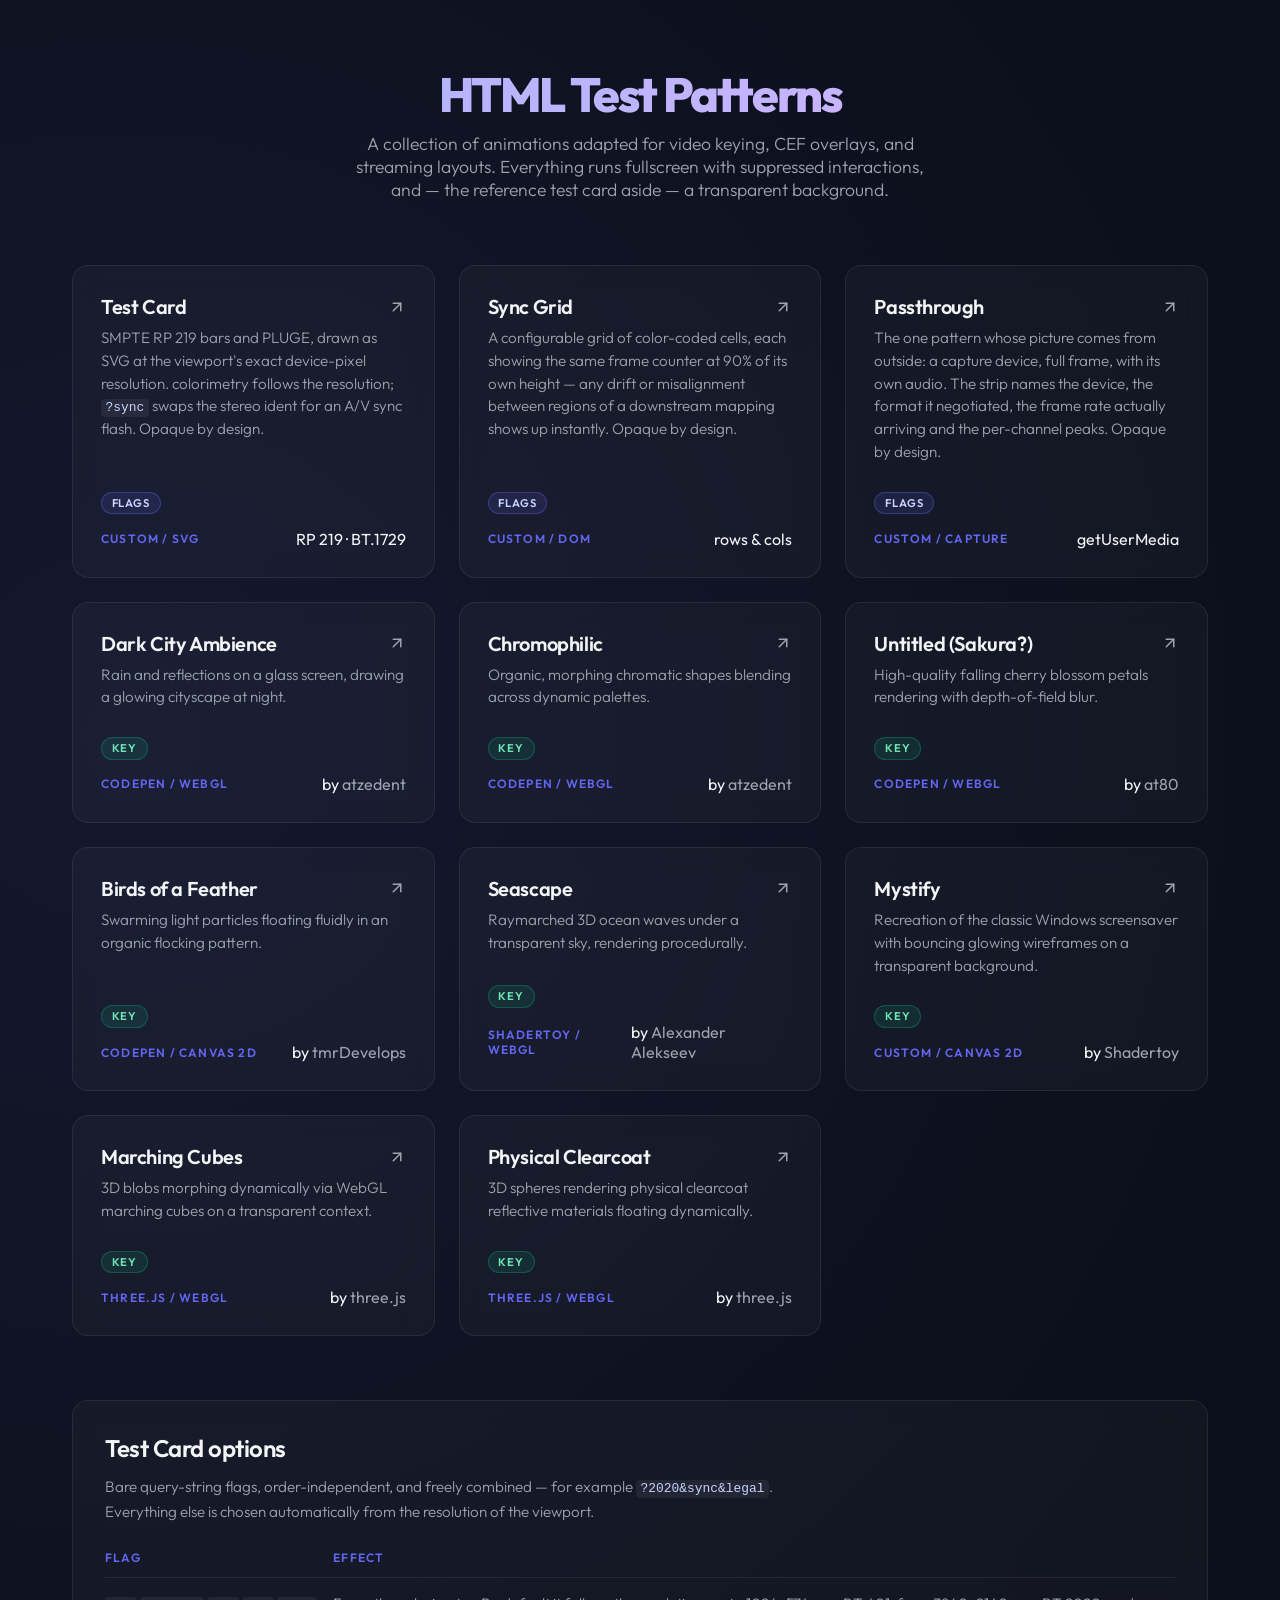
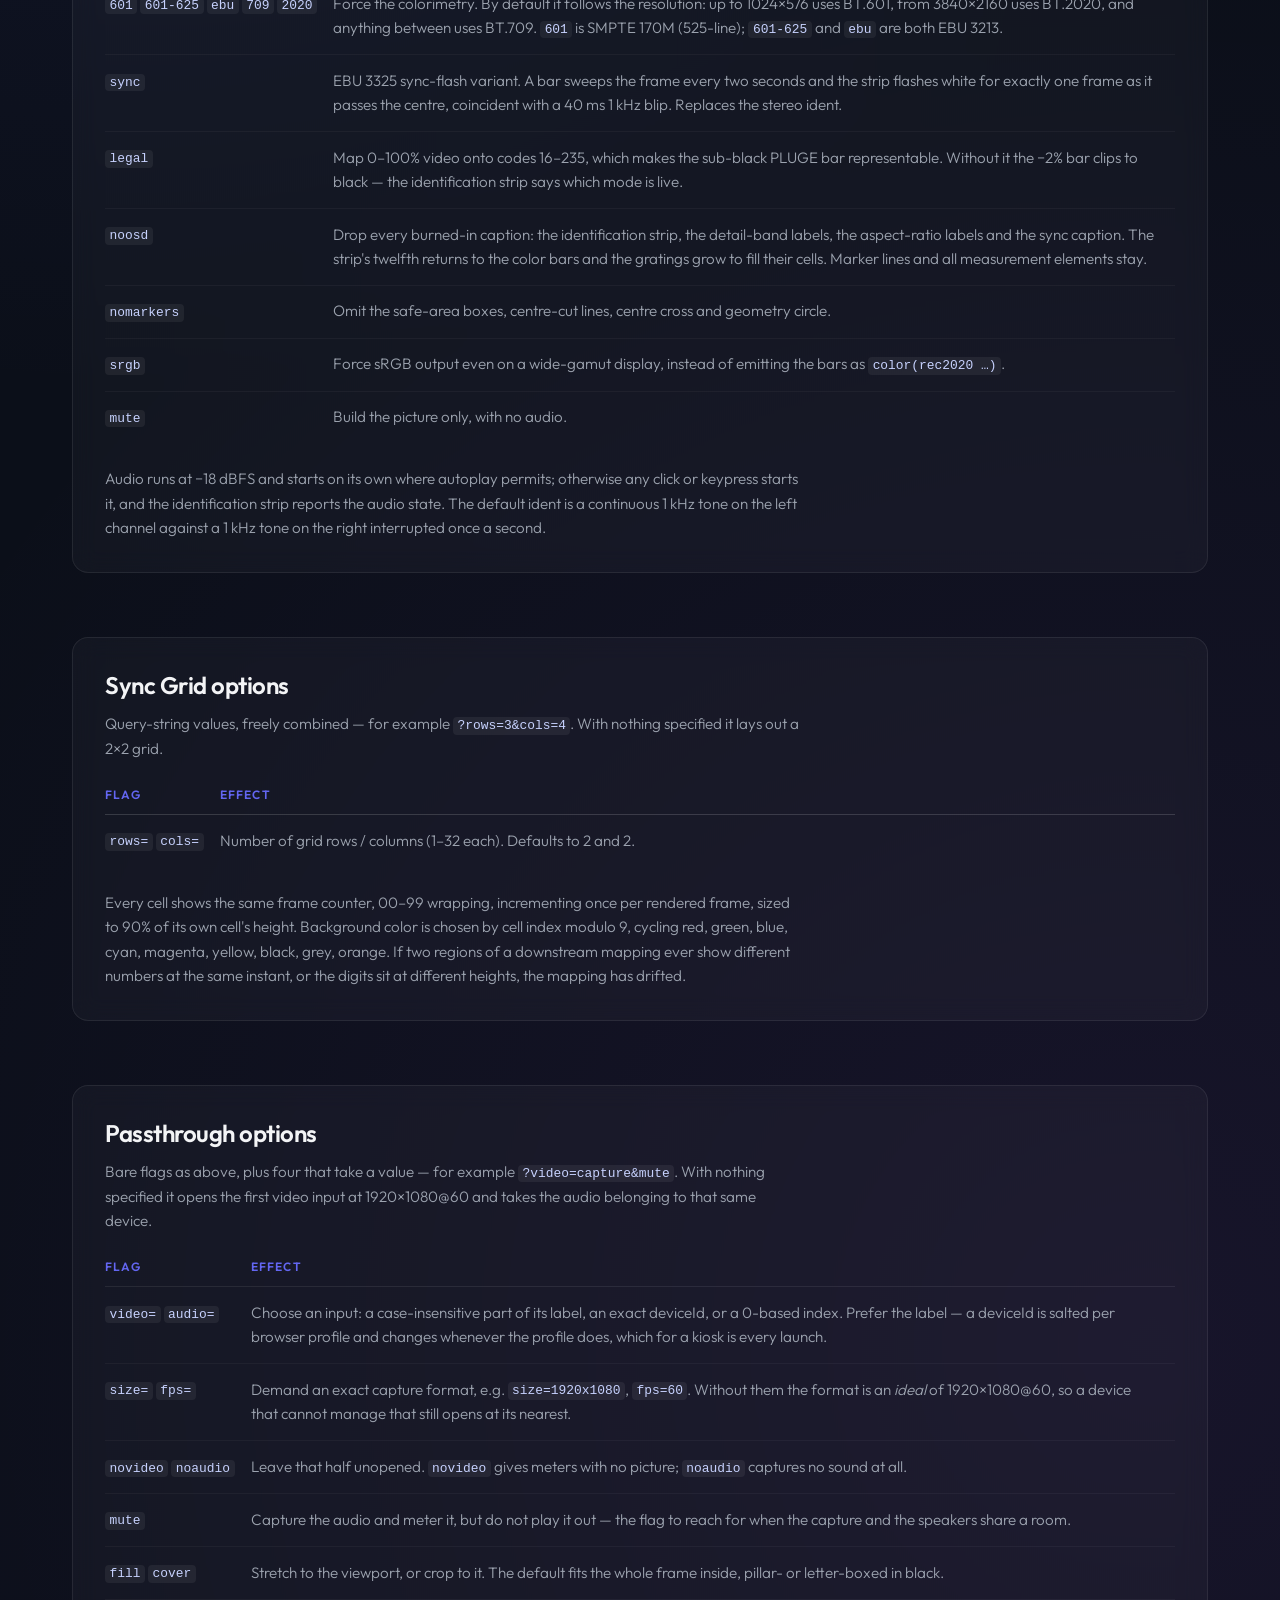
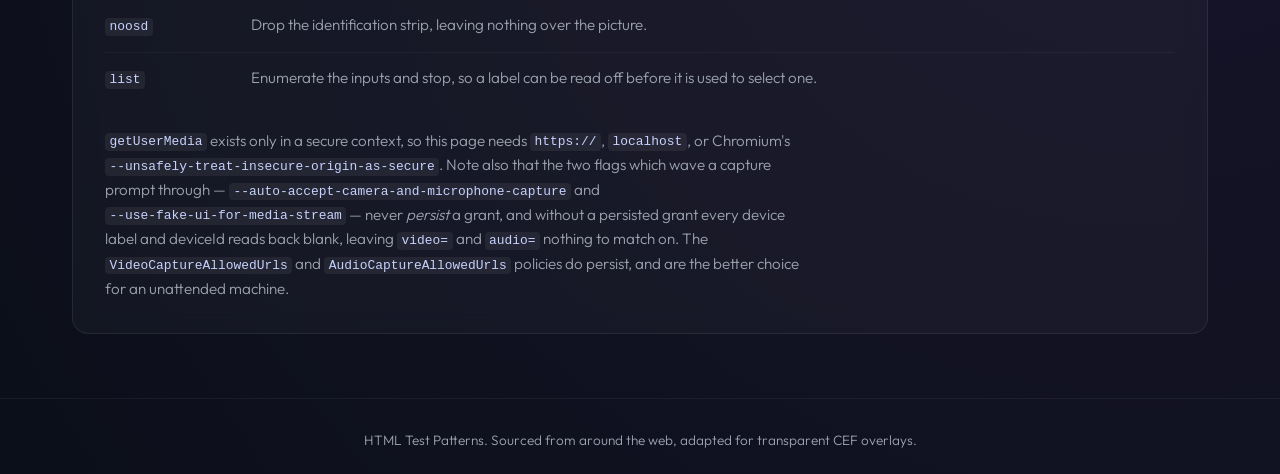
<file: index.html>
<!DOCTYPE html>
<html lang="en">
<head>
    <meta charset="UTF-8">
    <meta name="viewport" content="width=device-width, initial-scale=1.0">
    <title>HTML Test Patterns Portal</title>
    <meta name="description" content="A collection of adapted HTML test patterns for CEF overlays, OBS browser sources, and video keying testing.">
    <link rel="stylesheet" href="index.css">
</head>
<body>
    <header>
        <h1>HTML Test Patterns</h1>
        <p>A collection of animations adapted for video keying, CEF overlays, and streaming layouts. Everything runs fullscreen with suppressed interactions, and — the reference test card aside — a transparent background.</p>
    </header>

    <main>
        <div class="patterns-grid">
            <div class="card">
                <a href="test-card/index.html" class="card-link">
                    <div class="card-title">
                        Test Card
                        <svg viewBox="0 0 24 24" fill="none" stroke="currentColor" stroke-width="2" stroke-linecap="round" stroke-linejoin="round"><line x1="7" y1="17" x2="17" y2="7"></line><polyline points="7 7 17 7 17 17"></polyline></svg>
                    </div>
                    <p class="card-desc">SMPTE RP 219 bars and PLUGE, drawn as SVG at the viewport's exact device-pixel resolution. colorimetry follows the resolution; <code>?sync</code> swaps the stereo ident for an A/V sync flash. Opaque by design.</p>
                </a>
                <ul class="chips">
                    <li class="chip chip-flags" title="Behavior is configurable with query-string flags">flags</li>
                </ul>
                <div class="card-meta">
                    <span class="card-tag">Custom / SVG</span>
                    <span class="card-author">RP 219 · BT.1729</span>
                </div>
            </div>

            <div class="card">
                <a href="sync-grid/index.html" class="card-link">
                    <div class="card-title">
                        Sync Grid
                        <svg viewBox="0 0 24 24" fill="none" stroke="currentColor" stroke-width="2" stroke-linecap="round" stroke-linejoin="round"><line x1="7" y1="17" x2="17" y2="7"></line><polyline points="7 7 17 7 17 17"></polyline></svg>
                    </div>
                    <p class="card-desc">A configurable grid of color-coded cells, each showing the same frame counter at 90% of its own height &mdash; any drift or misalignment between regions of a downstream mapping shows up instantly. Opaque by design.</p>
                </a>
                <ul class="chips">
                    <li class="chip chip-flags" title="Behavior is configurable with query-string flags">flags</li>
                </ul>
                <div class="card-meta">
                    <span class="card-tag">Custom / DOM</span>
                    <span class="card-author">rows &amp; cols</span>
                </div>
            </div>

            <div class="card">
                <a href="passthrough/index.html" class="card-link">
                    <div class="card-title">
                        Passthrough
                        <svg viewBox="0 0 24 24" fill="none" stroke="currentColor" stroke-width="2" stroke-linecap="round" stroke-linejoin="round"><line x1="7" y1="17" x2="17" y2="7"></line><polyline points="7 7 17 7 17 17"></polyline></svg>
                    </div>
                    <p class="card-desc">The one pattern whose picture comes from outside: a capture device, full frame, with its own audio. The strip names the device, the format it negotiated, the frame rate actually arriving and the per-channel peaks. Opaque by design.</p>
                </a>
                <ul class="chips">
                    <li class="chip chip-flags" title="Behavior is configurable with query-string flags">flags</li>
                </ul>
                <div class="card-meta">
                    <span class="card-tag">Custom / Capture</span>
                    <span class="card-author">getUserMedia</span>
                </div>
            </div>

            <div class="card">
                <a href="dark-city-ambience/index.html" class="card-link">
                    <div class="card-title">
                        Dark City Ambience
                        <svg viewBox="0 0 24 24" fill="none" stroke="currentColor" stroke-width="2" stroke-linecap="round" stroke-linejoin="round"><line x1="7" y1="17" x2="17" y2="7"></line><polyline points="7 7 17 7 17 17"></polyline></svg>
                    </div>
                    <p class="card-desc">Rain and reflections on a glass screen, drawing a glowing cityscape at night.</p>
                </a>
                <ul class="chips">
                    <li class="chip chip-key" title="Transparent background — usable as a key source">key</li>
                </ul>
                <div class="card-meta">
                    <span class="card-tag">CodePen / WebGL</span>
                    <span class="card-author">by <a href="https://codepen.io/atzedent/pen/zxKmgpj" target="_blank" rel="noopener">atzedent</a></span>
                </div>
            </div>

            <div class="card">
                <a href="chromophilic/index.html" class="card-link">
                    <div class="card-title">
                        Chromophilic
                        <svg viewBox="0 0 24 24" fill="none" stroke="currentColor" stroke-width="2" stroke-linecap="round" stroke-linejoin="round"><line x1="7" y1="17" x2="17" y2="7"></line><polyline points="7 7 17 7 17 17"></polyline></svg>
                    </div>
                    <p class="card-desc">Organic, morphing chromatic shapes blending across dynamic palettes.</p>
                </a>
                <ul class="chips">
                    <li class="chip chip-key" title="Transparent background — usable as a key source">key</li>
                </ul>
                <div class="card-meta">
                    <span class="card-tag">CodePen / WebGL</span>
                    <span class="card-author">by <a href="https://codepen.io/atzedent/pen/bNgKVvN" target="_blank" rel="noopener">atzedent</a></span>
                </div>
            </div>

            <div class="card">
                <a href="sakura/index.html" class="card-link">
                    <div class="card-title">
                        Untitled (Sakura?)
                        <svg viewBox="0 0 24 24" fill="none" stroke="currentColor" stroke-width="2" stroke-linecap="round" stroke-linejoin="round"><line x1="7" y1="17" x2="17" y2="7"></line><polyline points="7 7 17 7 17 17"></polyline></svg>
                    </div>
                    <p class="card-desc">High-quality falling cherry blossom petals rendering with depth-of-field blur.</p>
                </a>
                <ul class="chips">
                    <li class="chip chip-key" title="Transparent background — usable as a key source">key</li>
                </ul>
                <div class="card-meta">
                    <span class="card-tag">CodePen / WebGL</span>
                    <span class="card-author">by <a href="https://codepen.io/at80/pen/kyOdeK" target="_blank" rel="noopener">at80</a></span>
                </div>
            </div>

            <div class="card">
                <a href="birds-of-a-feather/index.html" class="card-link">
                    <div class="card-title">
                        Birds of a Feather
                        <svg viewBox="0 0 24 24" fill="none" stroke="currentColor" stroke-width="2" stroke-linecap="round" stroke-linejoin="round"><line x1="7" y1="17" x2="17" y2="7"></line><polyline points="7 7 17 7 17 17"></polyline></svg>
                    </div>
                    <p class="card-desc">Swarming light particles floating fluidly in an organic flocking pattern.</p>
                </a>
                <ul class="chips">
                    <li class="chip chip-key" title="Transparent background — usable as a key source">key</li>
                </ul>
                <div class="card-meta">
                    <span class="card-tag">CodePen / Canvas 2D</span>
                    <span class="card-author">by <a href="https://codepen.io/tmrDevelops/pen/dMdNvy" target="_blank" rel="noopener">tmrDevelops</a></span>
                </div>
            </div>

            <div class="card">
                <a href="seascape/index.html" class="card-link">
                    <div class="card-title">
                        Seascape
                        <svg viewBox="0 0 24 24" fill="none" stroke="currentColor" stroke-width="2" stroke-linecap="round" stroke-linejoin="round"><line x1="7" y1="17" x2="17" y2="7"></line><polyline points="7 7 17 7 17 17"></polyline></svg>
                    </div>
                    <p class="card-desc">Raymarched 3D ocean waves under a transparent sky, rendering procedurally.</p>
                </a>
                <ul class="chips">
                    <li class="chip chip-key" title="Transparent background — usable as a key source">key</li>
                </ul>
                <div class="card-meta">
                    <span class="card-tag">Shadertoy / WebGL</span>
                    <span class="card-author">by <a href="https://www.shadertoy.com/view/Ms2SD1" target="_blank" rel="noopener">Alexander Alekseev</a></span>
                </div>
            </div>

            <div class="card">
                <a href="mystify/index.html" class="card-link">
                    <div class="card-title">
                        Mystify
                        <svg viewBox="0 0 24 24" fill="none" stroke="currentColor" stroke-width="2" stroke-linecap="round" stroke-linejoin="round"><line x1="7" y1="17" x2="17" y2="7"></line><polyline points="7 7 17 7 17 17"></polyline></svg>
                    </div>
                    <p class="card-desc">Recreation of the classic Windows screensaver with bouncing glowing wireframes on a transparent background.</p>
                </a>
                <ul class="chips">
                    <li class="chip chip-key" title="Transparent background — usable as a key source">key</li>
                </ul>
                <div class="card-meta">
                    <span class="card-tag">Custom / Canvas 2D</span>
                    <span class="card-author">by <a href="https://www.shadertoy.com/view/MsKcRh" target="_blank" rel="noopener">Shadertoy</a></span>
                </div>
            </div>

            <div class="card">
                <a href="marching-cubes/index.html" class="card-link">
                    <div class="card-title">
                        Marching Cubes
                        <svg viewBox="0 0 24 24" fill="none" stroke="currentColor" stroke-width="2" stroke-linecap="round" stroke-linejoin="round"><line x1="7" y1="17" x2="17" y2="7"></line><polyline points="7 7 17 7 17 17"></polyline></svg>
                    </div>
                    <p class="card-desc">3D blobs morphing dynamically via WebGL marching cubes on a transparent context.</p>
                </a>
                <ul class="chips">
                    <li class="chip chip-key" title="Transparent background — usable as a key source">key</li>
                </ul>
                <div class="card-meta">
                    <span class="card-tag">Three.js / WebGL</span>
                    <span class="card-author">by <a href="https://github.com/mrdoob/three.js/blob/master/examples/webgl_marchingcubes.html" target="_blank" rel="noopener">three.js</a></span>
                </div>
            </div>

            <div class="card">
                <a href="physical-clearcoat/index.html" class="card-link">
                    <div class="card-title">
                        Physical Clearcoat
                        <svg viewBox="0 0 24 24" fill="none" stroke="currentColor" stroke-width="2" stroke-linecap="round" stroke-linejoin="round"><line x1="7" y1="17" x2="17" y2="7"></line><polyline points="7 7 17 7 17 17"></polyline></svg>
                    </div>
                    <p class="card-desc">3D spheres rendering physical clearcoat reflective materials floating dynamically.</p>
                </a>
                <ul class="chips">
                    <li class="chip chip-key" title="Transparent background — usable as a key source">key</li>
                </ul>
                <div class="card-meta">
                    <span class="card-tag">Three.js / WebGL</span>
                    <span class="card-author">by <a href="https://github.com/mrdoob/three.js/blob/master/examples/webgl_materials_physical_clearcoat.html" target="_blank" rel="noopener">three.js</a></span>
                </div>
            </div>
        </div>

        <section class="docs">
            <h2>Test Card options</h2>
            <p class="docs-intro">
                Bare query-string flags, order-independent, and freely combined &mdash; for example
                <a href="test-card/index.html?2020&amp;sync&amp;legal"><code>?2020&amp;sync&amp;legal</code></a>.
                Everything else is chosen automatically from the resolution of the viewport.
            </p>
            <table class="flag-table">
                <thead>
                    <tr><th>Flag</th><th>Effect</th></tr>
                </thead>
                <tbody>
                    <tr>
                        <td><code>601</code> <code>601-625</code> <code>ebu</code> <code>709</code> <code>2020</code></td>
                        <td>Force the colorimetry. By default it follows the resolution: up to 1024&times;576 uses BT.601, from 3840&times;2160 uses BT.2020, and anything between uses BT.709. <code>601</code> is SMPTE 170M (525-line); <code>601-625</code> and <code>ebu</code> are both EBU 3213.</td>
                    </tr>
                    <tr>
                        <td><code>sync</code></td>
                        <td>EBU 3325 sync-flash variant. A bar sweeps the frame every two seconds and the strip flashes white for exactly one frame as it passes the centre, coincident with a 40&nbsp;ms 1&nbsp;kHz blip. Replaces the stereo ident.</td>
                    </tr>
                    <tr>
                        <td><code>legal</code></td>
                        <td>Map 0&ndash;100% video onto codes 16&ndash;235, which makes the sub-black PLUGE bar representable. Without it the &minus;2% bar clips to black &mdash; the identification strip says which mode is live.</td>
                    </tr>
                    <tr>
                        <td><code>noosd</code></td>
                        <td>Drop every burned-in caption: the identification strip, the detail-band labels, the aspect-ratio labels and the sync caption. The strip's twelfth returns to the color bars and the gratings grow to fill their cells. Marker lines and all measurement elements stay.</td>
                    </tr>
                    <tr>
                        <td><code>nomarkers</code></td>
                        <td>Omit the safe-area boxes, centre-cut lines, centre cross and geometry circle.</td>
                    </tr>
                    <tr>
                        <td><code>srgb</code></td>
                        <td>Force sRGB output even on a wide-gamut display, instead of emitting the bars as <code>color(rec2020&nbsp;&hellip;)</code>.</td>
                    </tr>
                    <tr>
                        <td><code>mute</code></td>
                        <td>Build the picture only, with no audio.</td>
                    </tr>
                </tbody>
            </table>
            <p class="docs-note">
                Audio runs at &minus;18&nbsp;dBFS and starts on its own where autoplay permits; otherwise any
                click or keypress starts it, and the identification strip reports the audio state.
                The default ident is a continuous 1&nbsp;kHz tone on the left channel against a
                1&nbsp;kHz tone on the right interrupted once a second.
            </p>
        </section>

        <section class="docs">
            <h2>Sync Grid options</h2>
            <p class="docs-intro">
                Query-string values, freely combined &mdash; for example
                <a href="sync-grid/index.html?rows=3&amp;cols=4"><code>?rows=3&amp;cols=4</code></a>.
                With nothing specified it lays out a 2&times;2 grid.
            </p>
            <table class="flag-table">
                <thead>
                    <tr><th>Flag</th><th>Effect</th></tr>
                </thead>
                <tbody>
                    <tr>
                        <td><code>rows=</code> <code>cols=</code></td>
                        <td>Number of grid rows / columns (1&ndash;32 each). Defaults to 2 and 2.</td>
                    </tr>
                </tbody>
            </table>
            <p class="docs-note">
                Every cell shows the same frame counter, 00&ndash;99 wrapping, incrementing once per
                rendered frame, sized to 90% of its own cell's height. Background color is chosen
                by cell index modulo 9, cycling red, green, blue, cyan, magenta, yellow, black, grey,
                orange. If two regions of a downstream mapping ever show different numbers at the
                same instant, or the digits sit at different heights, the mapping has drifted.
            </p>
        </section>

        <section class="docs">
            <h2>Passthrough options</h2>
            <p class="docs-intro">
                Bare flags as above, plus four that take a value &mdash; for example
                <a href="passthrough/index.html?video=capture&amp;mute"><code>?video=capture&amp;mute</code></a>.
                With nothing specified it opens the first video input at 1920&times;1080@60 and takes the
                audio belonging to that same device.
            </p>
            <table class="flag-table">
                <thead>
                    <tr><th>Flag</th><th>Effect</th></tr>
                </thead>
                <tbody>
                    <tr>
                        <td><code>video=</code> <code>audio=</code></td>
                        <td>Choose an input: a case-insensitive part of its label, an exact deviceId, or a 0-based index. Prefer the label &mdash; a deviceId is salted per browser profile and changes whenever the profile does, which for a kiosk is every launch.</td>
                    </tr>
                    <tr>
                        <td><code>size=</code> <code>fps=</code></td>
                        <td>Demand an exact capture format, e.g. <code>size=1920x1080</code>, <code>fps=60</code>. Without them the format is an <em>ideal</em> of 1920&times;1080@60, so a device that cannot manage that still opens at its nearest.</td>
                    </tr>
                    <tr>
                        <td><code>novideo</code> <code>noaudio</code></td>
                        <td>Leave that half unopened. <code>novideo</code> gives meters with no picture; <code>noaudio</code> captures no sound at all.</td>
                    </tr>
                    <tr>
                        <td><code>mute</code></td>
                        <td>Capture the audio and meter it, but do not play it out &mdash; the flag to reach for when the capture and the speakers share a room.</td>
                    </tr>
                    <tr>
                        <td><code>fill</code> <code>cover</code></td>
                        <td>Stretch to the viewport, or crop to it. The default fits the whole frame inside, pillar- or letter-boxed in black.</td>
                    </tr>
                    <tr>
                        <td><code>noosd</code></td>
                        <td>Drop the identification strip, leaving nothing over the picture.</td>
                    </tr>
                    <tr>
                        <td><code>list</code></td>
                        <td>Enumerate the inputs and stop, so a label can be read off before it is used to select one.</td>
                    </tr>
                </tbody>
            </table>
            <p class="docs-note">
                <code>getUserMedia</code> exists only in a secure context, so this page needs
                <code>https://</code>, <code>localhost</code>, or Chromium's
                <code>--unsafely-treat-insecure-origin-as-secure</code>. Note also that the two flags
                which wave a capture prompt through &mdash;
                <code>--auto-accept-camera-and-microphone-capture</code> and
                <code>--use-fake-ui-for-media-stream</code> &mdash; never <em>persist</em> a grant, and
                without a persisted grant every device label and deviceId reads back blank, leaving
                <code>video=</code> and <code>audio=</code> nothing to match on. The
                <code>VideoCaptureAllowedUrls</code> and <code>AudioCaptureAllowedUrls</code> policies do
                persist, and are the better choice for an unattended machine.
            </p>
        </section>
    </main>

    <footer>
        <p>HTML Test Patterns. Sourced from around the web, adapted for transparent CEF overlays.</p>
    </footer>
</body>
</html>
</file>
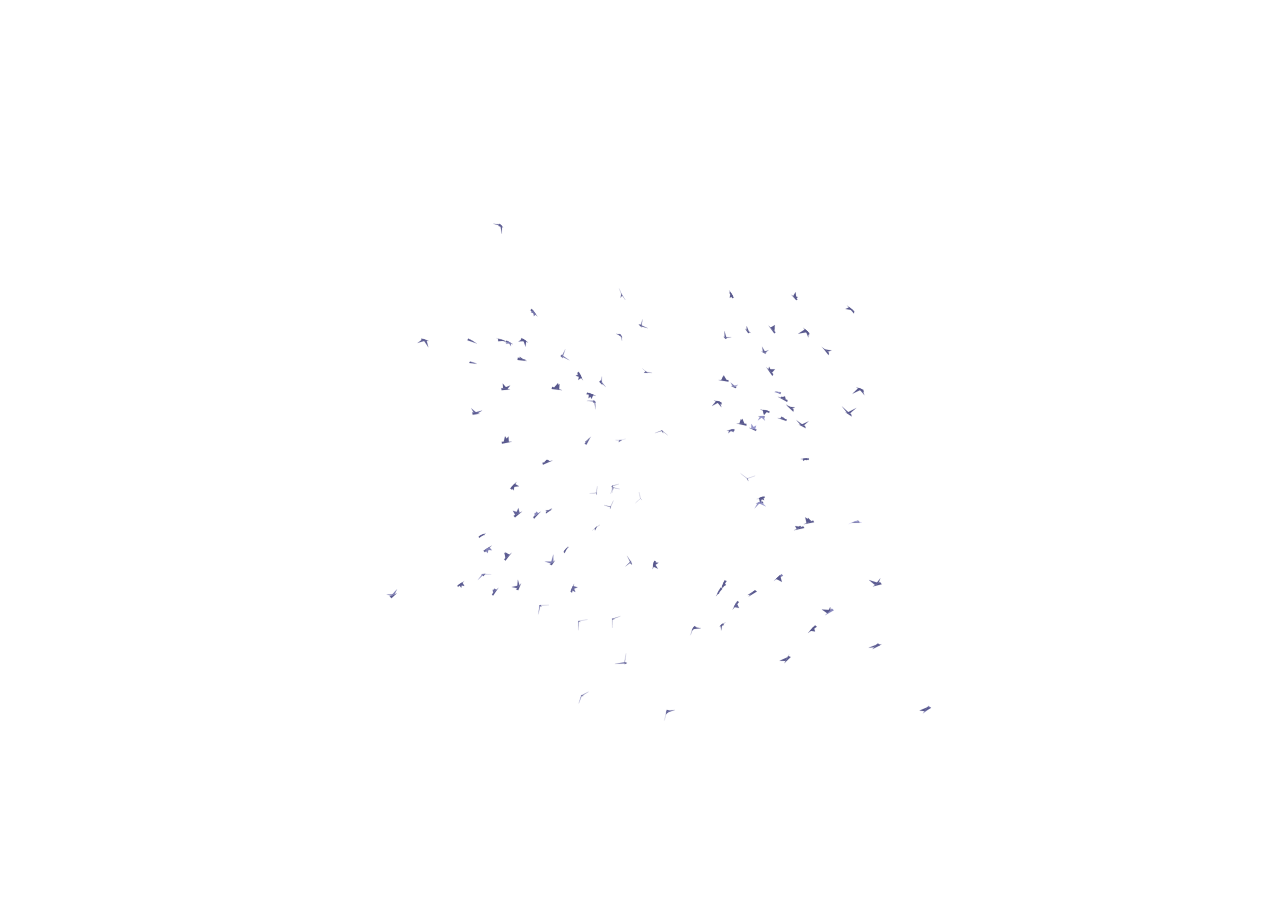
<file: birds-of-a-feather/index.html>
<!DOCTYPE html>
<html lang="en">
<head>
    <meta charset="UTF-8">
    <meta name="viewport" content="width=device-width, initial-scale=1.0">
    <title>Birds of a Feather</title>
    <link rel="stylesheet" href="../cef-overlay.css">
    <style>
        body {
            background-color: transparent !important;
            margin: 0;
            overflow: hidden;
        }
        canvas {
            width: 100vw;
            height: 100vh;
            display: block;
            background: transparent !important;
            position: absolute;
            top: 0;
            left: 0;
            pointer-events: none;
        }
    </style>
</head>
<body>
    <canvas id="canv"></canvas>

    <script>
        var Bird = {
          def: function(n, m, s) {
            if (m) this.e(n.prototype, m);
            if (s) this.e(n, s);
            return n;
          },
          e: function(o, p) {
            for (var prop in p) o[prop] = p[prop];
            return o;
          },
          v: [
            [5, 0, 0],
            [-5, -2, 1],
            [-5, 0, 0],
            [-5, -2, -1],
            [0, 2, -6],
            [0, 2, 6],
            [2, 0, 0],
            [-3, 0, 0]
          ],
          beak: [
            [0, 1, 2],
            [4, 7, 6],
            [5, 6, 7]
          ],
          L: null,
          V: { x: 0, y: 0, z: 5000 }
        };

        Bird.obj = Bird.def(
          function() {
            this.vtr = new Bird.Vtr(),
            this.accel, this.width = 600, this.height = 600, this.depth = 300, this.ept, this.area = 200,
            this.msp = 4, this.mfrc = 0.1, this.coll = false;
            this.pos = new Bird.Vtr();
            this.vel = new Bird.Vtr();
            this.accel = new Bird.Vtr();
          }, {
            _coll: function(value) {
              this.coll = value;
            },
            param: function(w, h, dth) {
              this.width = w;
              this.height = h;
              this.depth = dth;
            },
            run: function(b) {
              if (this.coll) {
                this.vtr.set(-this.width, this.pos.y, this.pos.z);
                this.vtr = this.detect(this.vtr);
                this.vtr.scale(5);
                this.accel.add(this.vtr);
                this.vtr.set(this.width, this.pos.y, this.pos.z);
                this.vtr = this.detect(this.vtr);
                this.vtr.scale(5);
                this.accel.add(this.vtr);
                this.vtr.set(this.pos.x, -this.height, this.pos.z);
                this.vtr = this.detect(this.vtr);
                this.vtr.scale(5);
                this.accel.add(this.vtr);
                this.vtr.set(this.pos.x, this.height, this.pos.z);
                this.vtr = this.detect(this.vtr);
                this.vtr.scale(5);
                this.accel.add(this.vtr);
                this.vtr.set(this.pos.x, this.pos.y, -this.depth);
                this.vtr = this.detect(this.vtr);
                this.vtr.scale(5);
                this.accel.add(this.vtr);
                this.vtr.set(this.pos.x, this.pos.y, this.depth);
                this.vtr = this.detect(this.vtr);
                this.vtr.scale(5);
                this.accel.add(this.vtr);
              }
              if (Math.random() > 0.5) {
                this.fly(b);
              }
              this.move();
            },
            fly: function(b) {
              if (this.ept) {
                this.accel.add(this.meet(this.ept, 0.005));
              }
              this.accel.add(this.line(b));
              this.accel.add(this.togeth(b));
              this.accel.add(this.apart(b));
            },
            move: function() {
              this.vel.add(this.accel);
              var l = this.vel.len();
              if (l > this.msp) {
                this.vel.lowscale(l / this.msp);
              }
              this.pos.add(this.vel);
              this.accel.set(0, 0, 0);
            },
            detect: function(pt) {
              var dir = new Bird.Vtr();
              dir.copy(this.pos);
              dir.sub(pt);
              dir.scale(1 / this.pos.dsq(pt));
              return dir;
            },
            rep: function(pt) {
              var dist = this.pos.dst(pt);
              if (dist < 150) {
                var dir = new Bird.Vtr();
                dir.subv(this.pos, pt);
                dir.scale(0.5 / dist);
                this.accel.add(dir);
              }
            },
            meet: function(pt, amt) {
              var dir = new Bird.Vtr();
              dir.subv(pt, this.pos);
              dir.scale(amt);
              return dir;
            },
            line: function(b) {
              var _b, totvel = new Bird.Vtr(), cnt = 0;
              for (var i = 0, il = b.length; i < il; i++) {
                if (Math.random() > 0.6) continue;
                _b = b[i];
                var dist = _b.pos.dst(this.pos);
                if (dist > 0 && dist <= this.area) {
                  totvel.add(_b.vel);
                  cnt++;
                }
              }
              if (cnt > 0) {
                totvel.lowscale(cnt);
                var v = totvel.len();
                if (v > this.mfrc) {
                  totvel.lowscale( v / this.mfrc);
                }
              }
              return totvel;
            },
            togeth: function(b) {
              var _b, dist, plus = new Bird.Vtr(), dir = new Bird.Vtr(), cnt = 0;
              for (var i = 0, il = b.length; i < il; i++) {
                if (Math.random() > 0.6) continue;
                _b = b[i];
                dist = _b.pos.dst(this.pos);
                if (dist > 0 && dist <= this.area) {
                  plus.add(_b.pos);
                  cnt++;
                }
              }
              if (cnt > 0) {
                plus.lowscale(cnt);
              }
              dir.subv(plus, this.pos);
              var l = dir.len();
              if (l > this.mfrc) {
                dir.lowscale(l / this.mfrc);
              }
              return dir;
            },
            apart: function(b) {
              var _b, dist, plus = new Bird.Vtr(), rep = new Bird.Vtr();
              for (var i = 0, il = b.length; i < il; i++) {
                if (Math.random() > 0.6) continue;
                _b = b[i];
                dist = _b.pos.dst(this.pos);
                if (dist > 0 && dist <= this.area) {
                  rep.subv(this.pos, _b.pos);
                  rep.level();
                  rep.lowscale(dist);
                  plus.add(rep);
                }
              }
              return plus;
            }
          }
        );

        Bird.Build = Bird.def(
          function() {
            this.base = 0; this.left = 1; this.right = 2;
            this.pos = new Bird.Vtr();
            this.rot = new Bird.Vtr();
            this.bbase = this.tri(this.base);
            this.leftwing = this.tri(this.left);
            this.rightwing = this.tri(this.right);
          }, {
            matrix: function() {
              this.bbase.vtx();
              this.leftwing.vtx();
              this.rightwing.vtx();
              this.leftwing.wingY(this.wY);
              this.rightwing.wingY(this.wY);
              this.bbase.rotY(this.rot.y);
              this.bbase.rotZ(this.rot.z);
              this.leftwing.rotY(this.rot.y);
              this.leftwing.rotZ(this.rot.z);
              this.rightwing.rotY(this.rot.y);
              this.rightwing.rotZ(this.rot.z);
              this.bbase.trans(this.pos);
              this.leftwing.trans(this.pos);
              this.rightwing.trans(this.pos);
            },
            draw: function() {
              this.bbase.draw();
              this.leftwing.draw();
              this.rightwing.draw();
            },
            tri: function(i) {
              var v1, v2, v3, v;
              v = Bird.v[Bird.beak[i][0]];
              v1 = new Bird.Vtr(v[0], v[1], v[2]);
              v = Bird.v[Bird.beak[i][1]];
              v2 = new Bird.Vtr(v[0], v[1], v[2]);
              v = Bird.v[Bird.beak[i][2]];
              v3 = new Bird.Vtr(v[0], v[1], v[2]);
              return new Bird.Tri(v1, v2, v3);
            },
            wang: function(y) {
              var v1 = Bird.v[Bird.beak[1][1]];
              this.rot.x = Math.atan2(y, v1[0]);
            },
            zpos: function() {
              var z1 = this.bbase._z();
              var z2 = this.leftwing._z();
              var z3 = this.rightwing._z();
              return Math.min(z1, z2, z3);
            },
            wing: function(y) {
              this.wY = y;
            }
          }
        );

        Bird.Tri = Bird.def(
          function(p1, p2, p3) {
            this.mainv = [p1.copy(), p2.copy(), p3.copy()];
            this.Vtxs = [p1.copy(), p2.copy(), p3.copy()];
            this.bv = new Bird.Vtr(0.5, 0.5, 0.8);
          }, {
            draw: function() {
              var v1 = [this.Vtxs[0].Pt().x, this.Vtxs[0].Pt().y];
              var v2 = [this.Vtxs[1].Pt().x, this.Vtxs[1].Pt().y];
              var v3 = [this.Vtxs[2].Pt().x, this.Vtxs[2].Pt().y];
              var col = this.col();
              Bird.$.fillStyle = col;
              Bird.$.strokeStyle = col;
              Bird.$.lineWidth = 0.1;
              Bird.$.beginPath();
              Bird.$.moveTo(v1[0], v1[1]);
              Bird.$.lineTo(v2[0], v2[1]);
              Bird.$.lineTo(v3[0], v3[1]);
              Bird.$.lineTo(v1[0], v1[1]);
              Bird.$.closePath();
              Bird.$.fill();
              Bird.$.stroke();
            },
            rotX: function(a) {
              var ang = a;
              this.Vtxs.forEach(function(e) { Bird.Matrix.rotX(e, ang); });
            },
            rotY: function(a) {
              var ang = a;
              this.Vtxs.forEach(function(e) { Bird.Matrix.rotY(e, ang); });
            },
            rotZ: function(a) {
              var ang = a;
              this.Vtxs.forEach(function(e) { Bird.Matrix.rotZ(e, ang); });
            },
            trans: function(s) {
              var trans = s;
              this.Vtxs.forEach(function(e) { Bird.Matrix.trans(e, [trans.x, trans.y, trans.z]); });
            },
            vtx: function(idx) {
              for (var i = 0; i < 3; i++) {
                var x = this.mainv[i].x;
                var y = this.mainv[i].y;
                var z = this.mainv[i].z;
                this.Vtxs[i].x = x;
                this.Vtxs[i].y = y;
                this.Vtxs[i].z = z;
              }
            },
            wingY: function(y) { this.Vtxs[0].y = y; },
            _z: function() { return Math.min(this.Vtxs[0].z, this.Vtxs[1].z, this.Vtxs[2].z); },
            col: function() {
              var e = 0.3, f = 0.3, g = 0.7;
              var bw = new Bird.Vtr(1, 1, 1);
              var n = this.norm();
              var x = this.Vtxs[0].copy();
              var v = x.sub(Bird.V);
              v.level();
              x = this.Vtxs[0].copy();
              var l = x.sub(Bird.L);
              l.level();
              var p = l.p(n);
              var x1 = n.copy();
              x1.scale(p);
              x1.scale(2);
              var r = l.copy();
              r.sub(x1);
              x1.scale(-1);
              p = Math.max(x1.p(l), 0);
              var col = this.bv.copy();
              col.scale(p);
              col.scale(col, e);
              x1 = col.copy();
              var x2 = r.copy();
              x2.scale(-1);
              p = Math.pow(Math.max(x2.p(v)), 20);
              x2 = bw.copy();
              x2.scale(p * f);
              var x3 = this.bv.copy();
              x3.scale(g);
              x1.add(x2);
              x1.add(x3);
              var _r = Math.floor(x1.x * 255);
              var _g = Math.floor(x1.y * 255);
              var _b = Math.floor(x1.z * 255);
              return 'rgb(' + _r + ',' + _g + ',' + _b + ')';
            },
            norm: function() {
              var v1 = this.Vtxs[0];
              var v2 = this.Vtxs[1];
              var v3 = this.Vtxs[2];
              v3.sub(v2);
              v1.sub(v3);
              v3.cross(v1);
              v3.level();
              return v3;
            }
          }
        );

        Bird.Vtr = Bird.def(
          function(x, y, z) {
            this.x = x || 0;
            this.y = y || 0;
            this.z = z || 0;
            this.fl = 1000;
          }, {
            Pt: function() {
              var zsc = this.fl + this.z;
              var scale = this.fl / zsc;
              var x = this.x * scale;
              var y = this.y * scale;
              return { x: x, y: y, scale: scale };
            },
            set: function(x, y, z) {
              this.x = x; this.y = y; this.z = z;
              return this;
            },
            len: function() {
              return Math.sqrt(this.x * this.x + this.y * this.y + this.z * this.z);
            },
            add: function(v) {
              this.x += v.x; this.y += v.y; this.z += v.z;
              return this;
            },
            sub: function(v) {
              this.x -= v.x; this.y -= v.y; this.z -= v.z;
              return this;
            },
            subv: function(a, b) {
              this.x = a.x - b.x; this.y = a.y - b.y; this.z = a.z - b.z;
              return this;
            },
            scale: function(upd) {
              this.x *= upd; this.y *= upd; this.z *= upd;
              return this;
            },
            lowscale: function(upd) {
              if (upd !== 0) {
                var inv = 1 / upd;
                this.x *= inv; this.y *= inv; this.z *= inv;
              } else {
                this.x = 0; this.y = 0; this.z = 0;
              }
              return this;
            },
            copy: function() {
              return new Bird.Vtr(this.x, this.y, this.z);
            },
            dst: function(v) {
              return Math.sqrt(this.dsq(v));
            },
            dsq: function(v) {
              var dx = this.x - v.x;
              var dy = this.y - v.y;
              var dz = this.z - v.z;
              return dx * dx + dy * dy + dz * dz;
            },
            cross: function(v) {
              var x = this.x, y = this.y, z = this.z;
              this.x = y * v.z - z * v.y;
              this.y = z * v.x - x * v.z;
              this.z = x * v.y - y * v.x;
              return this;
            },
            p: function(v) {
              return this.x * v.x + this.y * v.y + this.z * v.z;
            },
            level: function() {
              return this.lowscale(this.len());
            }
          }
        );

        Bird.Matrix = {
          rotX: function(pt, angX) {
            var pos = [pt.x, pt.y, pt.z];
            var asin = Math.sin(angX);
            var acos = Math.cos(angX);
            var xrot = [];
            xrot[0] = [1, 0, 0];
            xrot[1] = [0, acos, asin];
            xrot[2] = [0, -asin, acos];
            var calc = this.mm(pos, xrot);
            pt.x = calc[0]; pt.y = calc[1]; pt.z = calc[2];
          },
          rotY: function(pt, angY) {
            var pos = [pt.x, pt.y, pt.z];
            var asin = Math.sin(angY);
            var acos = Math.cos(angY);
            var yrot = [];
            yrot[0] = [acos, 0, asin];
            yrot[1] = [0, 1, 0];
            yrot[2] = [-asin, 0, acos];
            var calc = this.mm(pos, yrot);
            pt.x = calc[0]; pt.y = calc[1]; pt.z = calc[2];
          },
          rotZ: function(pt, angZ) {
            var pos = [pt.x, pt.y, pt.z];
            var asin = Math.sin(angZ);
            var acos = Math.cos(angZ);
            var yrot = [];
            yrot[0] = [acos, asin, 0];
            yrot[1] = [-asin, acos, 0];
            yrot[2] = [0, 0, 1];
            var calc = this.mm(pos, yrot);
            pt.x = calc[0]; pt.y = calc[1]; pt.z = calc[2];
          },
          trans: function(pt, s) {
            pt.x += s[0]; pt.y += s[1]; pt.z += s[2];
          },
          scale: function(pt, s) {
            pt.x *= s[0]; pt.y *= s[1]; pt.z *= s[2];
          },
          mm: function(m1, m2) {
            var calc = [];
            calc[0] = m1[0] * m2[0][0] + m1[1] * m2[1][0] + m1[2] * m2[2][0];
            calc[1] = m1[0] * m2[0][1] + m1[1] * m2[1][1] + m1[2] * m2[2][1];
            calc[2] = m1[0] * m2[0][2] + m1[1] * m2[1][2] + m1[2] * m2[2][2];
            return calc;
          }
        };

        function startSimulation() {
          var c = document.getElementById('canv');
          Bird.$ = c.getContext("2d");
          Bird.canv = {
            w: c.width = window.innerWidth,
            h: c.height = window.innerHeight
          };
          Bird.L = new Bird.Vtr(0, 2000, 5000);
          Bird.V = new Bird.Vtr(0, 0, 5000);
          var birds = [];
          var b = [];
          for (var i = 0; i < 100; i++) {
            var _b = b[i] = new Bird.obj();
            _b.pos.x = Math.random() * 800 - 400;
            _b.pos.y = Math.random() * 800 - 400;
            _b.pos.z = Math.random() * 800 - 400;
            _b.vel.x = Math.random() * 2 - 1;
            _b.vel.y = Math.random() * 2 - 1;
            _b.vel.z = Math.random() * 2 - 1;
            _b._coll(true);
            _b.param(400, 400, 800);
            var bird = birds[i] = new Bird.Build();
            bird.phase = Math.floor(Math.random() * 62.83);
            bird.pos = b[i].pos;
          }

          run();

          function run() {
            window.requestAnimationFrame(run);
            drawFrame();
          }

          function drawFrame() {
            Bird.$.setTransform(1, 0, 0, 1, 0, 0);
            Bird.$.translate(Bird.canv.w / 2, Bird.canv.h / 2);
            Bird.$.clearRect(-Bird.canv.w / 2, -Bird.canv.h / 2, Bird.canv.w, Bird.canv.h);
            Bird.$.scale(1, -1);
            var arr = [];
            b.forEach(function(e, i) {
              var _b = b[i];
              _b.run(b);
              var bird = birds[i];
              bird.rot.y = Math.atan2(-_b.vel.z, _b.vel.x);
              bird.rot.z = Math.asin(_b.vel.y / _b.vel.len());
              bird.phase = (bird.phase + (Math.max(0, bird.rot.z) + 0.1)) % 62.83;
              bird.wing(Math.sin(bird.phase) * 5);
              bird.matrix();
              arr.push({
                z: bird.zpos(),
                o: bird
              });
            });
            arr.sort(function(a, b) {
              return a.z < b.z ? -1 : a.z > b.z ? 1 : 0;
            });
            arr.forEach(function(e) {
              e.o.draw();
            });
          }
        }

        window.onload = startSimulation;

        window.addEventListener('resize', function(){
           var c = document.getElementById('canv');
           if (c) {
              Bird.canv = {
                w: c.width = window.innerWidth,
                h: c.height = window.innerHeight
              };
           }
        });
    </script>
</body>
</html>
</file>
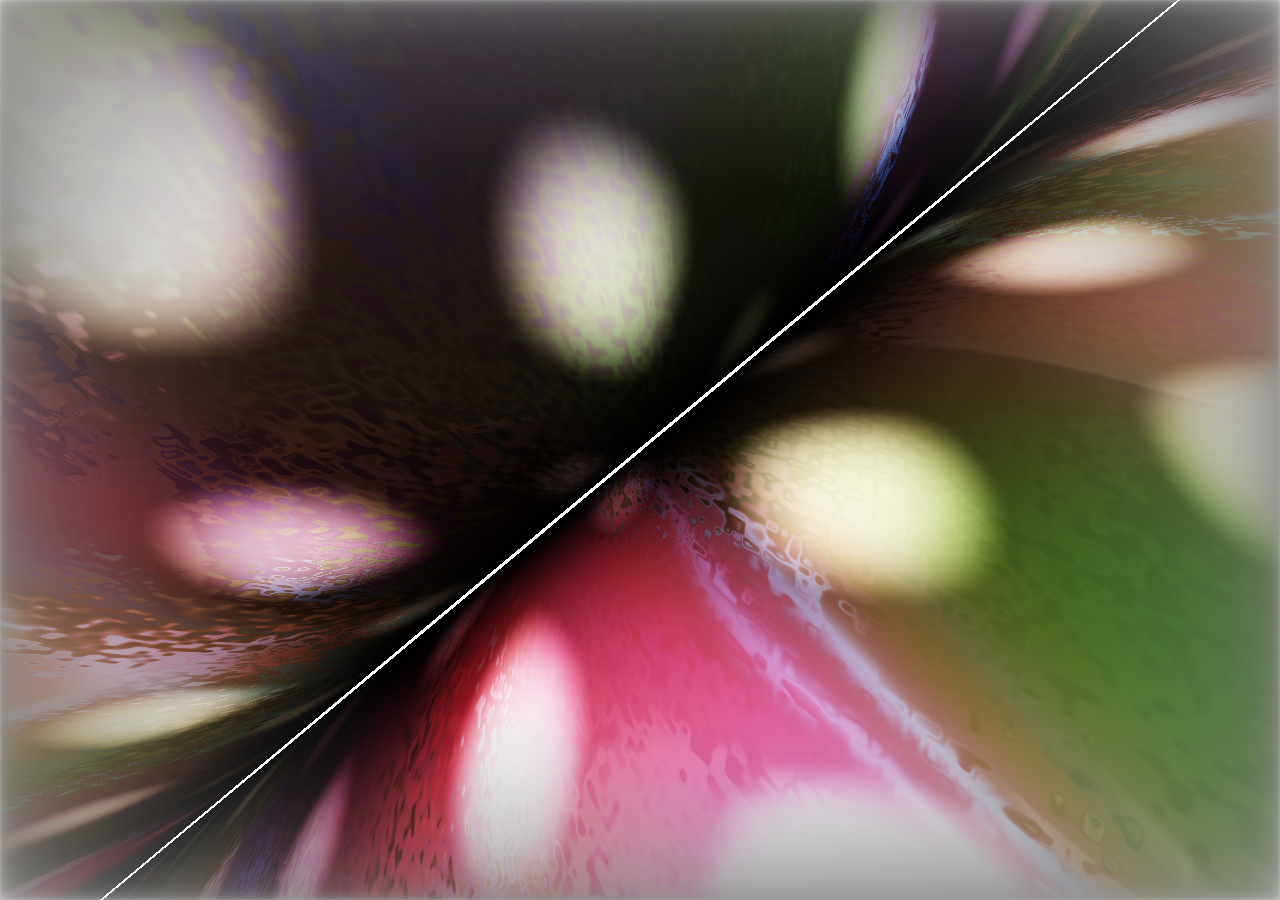
<file: chromophilic/index.html>
<!DOCTYPE html>
<html lang="en">
<head>
    <meta charset="UTF-8">
    <meta name="viewport" content="width=device-width, initial-scale=1.0">
    <title>Chromophilic</title>
    <link rel="stylesheet" href="../cef-overlay.css">
    <style>
        body {
            background-color: transparent !important;
            margin: 0;
            overflow: hidden;
        }
        canvas {
            width: 100vw;
            height: 100vh;
            display: block;
            background: transparent !important;
        }
    </style>
</head>
<body>
    <canvas id="canvas"></canvas>

    <!-- Fragment Shader -->
    <script type="x-shader/x-fragment" id="fragment-shader">#version 300 es
    /*********
    * made by Matthias Hurrle (@atzedent)
    * adapted for transparent CEF overlays
    */
    precision highp float;
    out vec4 O;
    uniform float time;
    uniform vec2 resolution;
    uniform vec2 wheel;
    #define FC gl_FragCoord.xy
    #define R resolution
    #define T (time+wheel.y/1e3)
    #define S smoothstep
    #define N normalize
    #define MN min(R.x,R.y)
    #define rot(a) mat2(cos((a)-vec4(0,11,33,0)))
    
    float rnd(vec2 p) {
        p=fract(p*vec2(12.9898,78.233));
        p+=dot(p,p+34.56);
        return fract(p.x*p.y);
    }
    
    float noise(vec2 p) {
        vec2 i=floor(p), u=S(i,i+1.,p), k=vec2(1,0);
        float
        a=rnd(i),
        b=rnd(i+k),
        c=rnd(i+k.yx),
        d=rnd(i+k.xx);
        return mix(mix(a,b,u.x),mix(c,d,u.x),u.y);
    }
    
    vec3 pattern(vec2 uv) {
        const float k=4.;
        float grain=mix(.0,noise(uv*rot(.4)*80.),min(T*.3,1.));
        vec3 col=vec3(0);
        vec2
        a=vec2(noise(uv-T+noise(uv*2.+grain)),noise(T*.1-uv+vec2(3,5))),
        b=vec2(noise(T+uv+vec2(7,3)+a*k),noise(T*.3-uv+a*k)),
        c=vec2(noise(T*.2-uv+vec2(1,4)+b*k),noise(T*.5-uv-vec2(4,1)+b*k)),
        d=vec2(noise(T*.4-uv+vec2(2,3)+c*k),noise(T*.2-uv-vec2(7,2)+c*k));
        col+=max(.3,noise(uv-d));
        col=clamp(col,.0,.35);
        float f=clamp(dot(a,b),-1.,1.);
        // add color
        col+=vec3(a.x/3.+a.y/2.+f*1.4,a.x+a.x/(2.4+f*f),b.x*b.y/1.5+f*.6+d.y*.4)/3.;
        // add highlights
        col+=pow(d.x*d.y,4.)*vec3(.2,.8,1);
        // highlight larger patches
        col+=.4*pow(a.x,5.);
        return col;
    }
    
    float map(vec3 p) {
        p.y=abs(p.y)-1.01;
        return length(p.yz)-1.;
    }
    
    vec3 norm(vec3 p) {
        float h=1e-3; vec2 k=vec2(-1,1);
        return N(
            k.xyy*map(p+k.xyy*h)+
            k.yxy*map(p+k.yxy*h)+
            k.yyx*map(p+k.yyx*h)+
            k.xxx*map(p+k.xxx*h)
        );
    }
    
    bool march(inout vec3 p, vec3 rd) {
        for (int i; i++<400;) {
            float d=map(p);
            if (abs(d)<1e-3) return true;
            if (d>100.) return false;
            p+=rd*d;
        }
        return false;
    }
    
    vec4 render(vec2 uv) {
        vec3 col=vec3(0);
        vec3 p=vec3(0,0,-1);
        vec3 rd=N(vec3(uv,.2));
        float alpha = 0.0;
        
        if (march(p,rd)) {
            vec3 n=norm(p);
            vec2 st=p.xy;
            if (sign(st.y)>.0) st.x+=3.;
            st.y=abs(st.y)-1.01;
            st.y-=T*.5;
            col+=-n.z*pattern(st.xy);
            // add dot pattern
            p.x-=sign(p.y)*T;
            col+=-n.z*S(S(4.,.0,length(uv.x))*distance(sin(8.*p.x),cos(T*4.-sin(T-sin(T*2.))+12.*abs(p.y))),.0,.9);
            alpha = 1.0;
        }
        return vec4(col, alpha);
    }
    
    // animates the scene
    void anim(inout vec2 uv) {
        uv*=1.+S(.0,1.,clamp(1.2*dot(uv,uv),.0,1.));
        uv*=rot(T*.1-sin(T*.5-sin(T)));
    }
    
    void main() {
        vec2 uv=(FC-.5*R)/MN;
        anim(uv);
        vec4 res = render(uv);
        vec3 col = res.rgb;
        float alpha = res.a;
        col=S(-.1,1.,col);
        // brighten the scene
        col+=abs(col)*.25;
        // color grading
        col=tanh(col*col*col);
        // vignette
        vec2 c=FC/R;
        c*=1.-c.yx;
        float v=c.x*c.y*25.;
        float vig = pow(v,.125); // very subtle
        col*=vig;
        O = vec4(col, alpha * vig);
    }</script>

    <!-- JS Logic -->
    <script>
        let resolution = 1.0; // Run at full resolution for high quality overlays
        let dpr = window.devicePixelRatio;
        let frm, source, renderer, pointers;

        window.onload = init;

        function resize() {
            const { innerWidth: width, innerHeight: height } = window;
            const canvas = document.getElementById('canvas');
            canvas.width = width * dpr;
            canvas.height = height * dpr;
            if (renderer) {
                renderer.updateScale(dpr);
            }
        }

        function loop(now) {
            renderer.updateMouse(pointers.first);
            renderer.updatePointerCount(pointers.count);
            renderer.updatePointerCoords(pointers.coords);
            renderer.updateMove(pointers.move);
            renderer.updateZoom(pointers.zoomed);
            renderer.updateWheel(pointers.wheel);
            renderer.render(now);
            frm = requestAnimationFrame(loop);
        }

        function init() {
            const canvas = document.getElementById('canvas');
            source = document.getElementById('fragment-shader');
            
            renderer = new Renderer(canvas, dpr);
            pointers = new PointerHandler(canvas, dpr);
            
            renderer.setup();
            renderer.init();
            renderer.updateShader(source.textContent);

            resize();
            loop(0);
            
            window.onresize = resize;
        }

        class Renderer {
            #vertexSrc = "#version 300 es\nprecision highp float;\nin vec4 position;\nvoid main(){gl_Position=position;}";
            #vertices = [-1, 1, -1, -1, 1, 1, 1, -1];
            
            constructor(canvas, scale) {
                this.canvas = canvas;
                this.scale = scale;
                this.gl = canvas.getContext("webgl2", { alpha: true, premultipliedAlpha: false });
                this.gl.viewport(0, 0, canvas.width * scale, canvas.height * scale);
                this.shaderSource = null;
                this.mouseMove = [0, 0];
                this.mouseCoords = [0, 0];
                this.pointerCoords = [0, 0];
                this.nbrOfPointers = 0;
                this.zoom = 0;
                this.wheel = [0, 0];
                this.startRandom = Math.random();
            }

            updateShader(source) {
                this.shaderSource = source;
                this.setup();
                this.init();
            }

            updateMove(deltas) { this.mouseMove = deltas; }
            updateZoom(zoom) { this.zoom = zoom; }
            updateWheel(wheel) { this.wheel = wheel; }
            updateMouse(coords) { this.mouseCoords = coords; }
            updatePointerCoords(coords) { this.pointerCoords = coords; }
            updatePointerCount(nbr) { this.nbrOfPointers = nbr; }
            
            updateScale(scale) {
                this.scale = scale;
                this.gl.viewport(0, 0, this.canvas.width * scale, this.canvas.height * scale);
            }

            compile(shader, source) {
                const gl = this.gl;
                gl.shaderSource(shader, source);
                gl.compileShader(shader);
                if (!gl.getShaderParameter(shader, gl.COMPILE_STATUS)) {
                    console.error(gl.getShaderInfoLog(shader));
                }
            }

            setup() {
                const gl = this.gl;
                this.vs = gl.createShader(gl.VERTEX_SHADER);
                this.fs = gl.createShader(gl.FRAGMENT_SHADER);
                this.compile(this.vs, this.#vertexSrc);
                this.compile(this.fs, this.shaderSource);
                this.program = gl.createProgram();
                gl.attachShader(this.program, this.vs);
                gl.attachShader(this.program, this.fs);
                gl.linkProgram(this.program);
            }

            init() {
                const { gl, program } = this;
                this.buffer = gl.createBuffer();
                gl.bindBuffer(gl.ARRAY_BUFFER, this.buffer);
                gl.bufferData(gl.ARRAY_BUFFER, new Float32Array(this.#vertices), gl.STATIC_DRAW);

                const position = gl.getAttribLocation(program, "position");
                gl.enableVertexAttribArray(position);
                gl.vertexAttribPointer(position, 2, gl.FLOAT, false, 0, 0);

                program.resolution = gl.getUniformLocation(program, "resolution");
                program.time = gl.getUniformLocation(program, "time");
                program.daytime = gl.getUniformLocation(program, "daytime");
                program.move = gl.getUniformLocation(program, "move");
                program.touch = gl.getUniformLocation(program, "touch");
                program.pointerCount = gl.getUniformLocation(program, "pointerCount");
                program.pointers = gl.getUniformLocation(program, "pointers");
                program.zoom = gl.getUniformLocation(program, "zoom");
                program.wheel = gl.getUniformLocation(program, "wheel"); 
                program.startRandom = gl.getUniformLocation(program, "startRandom");
            }

            render(now = 0) {
                const { gl, program, buffer, canvas, mouseMove, mouseCoords, pointerCoords, nbrOfPointers, zoom, wheel, startRandom } = this;
                const daytime = new Date();
                if (!program) return;

                gl.clearColor(0, 0, 0, 0); // Transparent clear
                gl.clear(gl.COLOR_BUFFER_BIT);
                gl.useProgram(program);
                gl.bindBuffer(gl.ARRAY_BUFFER, buffer);
                gl.uniform2f(program.resolution, canvas.width, canvas.height);
                gl.uniform1f(program.time, now * 1e-3);
                gl.uniform4f(program.daytime, daytime.getHours(), daytime.getMinutes(), daytime.getSeconds(), daytime.getMilliseconds());
                gl.uniform2f(program.move, ...mouseMove);
                gl.uniform2f(program.touch, ...mouseCoords);
                gl.uniform1i(program.pointerCount, nbrOfPointers);
                gl.uniform2fv(program.pointers, pointerCoords);
                gl.uniform1f(program.zoom, zoom);
                gl.uniform2f(program.wheel, ...wheel);
                gl.uniform1f(program.startRandom, startRandom);
                gl.drawArrays(gl.TRIANGLE_STRIP, 0, 4);
            }
        }

        class PointerHandler {
            constructor(element, scale) {
                this.scale = scale;
                this.pointers = new Map();
                this.lastCoords = [0, 0];
                this.moves = [0, 0];
                this.zoom = 0;
                this.wheelDelta = 0;
                this.wheelOffset = 0;
            }
            getScale() { return this.scale; }
            updateScale(scale) { this.scale = scale; }
            get count() { return this.pointers.size; }
            get move() { return this.moves; }
            get zoomed() { return this.zoom; }
            get wheel() { return [this.wheelDelta, this.wheelOffset]; }
            get coords() { return [0, 0]; }
            get first() { return [0, 0]; }
        }
    </script>
</body>
</html>
</file>
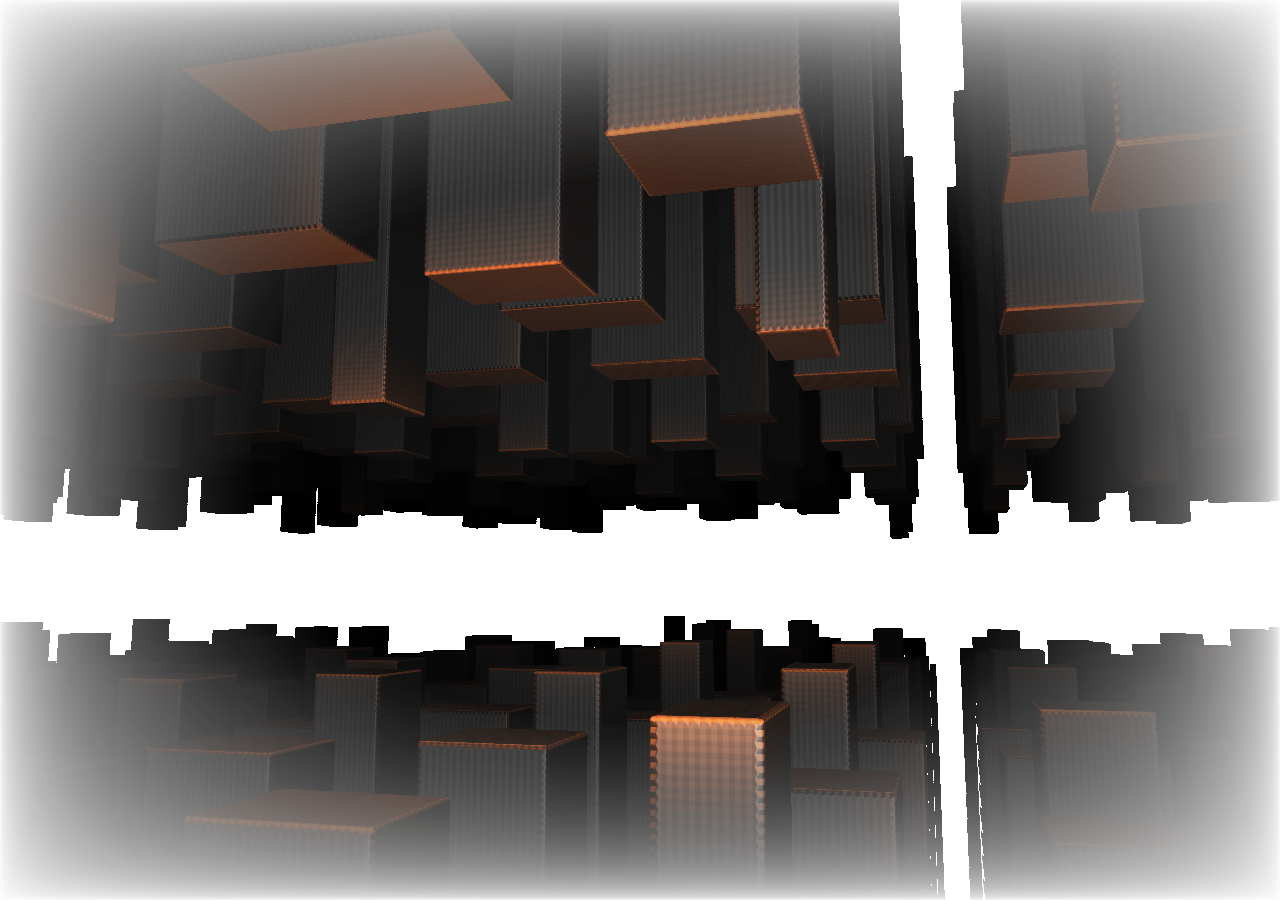
<file: dark-city-ambience/index.html>
<!DOCTYPE html>
<html lang="en">
<head>
    <meta charset="UTF-8">
    <meta name="viewport" content="width=device-width, initial-scale=1.0">
    <title>Dark City Ambience</title>
    <link rel="stylesheet" href="../cef-overlay.css">
    <style>
        body {
            background-color: transparent !important;
            margin: 0;
            overflow: hidden;
        }
        canvas {
            width: 100vw;
            height: 100vh;
            display: block;
            background: transparent !important;
        }
    </style>
</head>
<body>
    <canvas id="canvas"></canvas>

    <!-- Fragment Shader -->
    <script type="x-shader/x-fragment" id="fragment-shader">#version 300 es
    /*********
    * made by Matthias Hurrle (@atzedent)
    * adapted for transparent CEF overlays
    */
    precision highp float;
    out vec4 O;
    uniform float time;
    uniform vec2 resolution;
    uniform vec2 move;
    uniform vec2 wheel;
    #define FC gl_FragCoord.xy
    #define R resolution
    #define T (25.+time)
    #define S smoothstep
    #define N normalize
    #define MN min(R.x,R.y)
    #define rnd(p) fract(sin(dot(p,vec2(12.9898,78.233)))*345678.)
    #define rot(a) mat2(cos((a)-vec4(0,11,33,0)))
    
    float box(vec3 p, vec3 s, float r) {
        p=abs(p)-s+r;
        return length(max(p,.0))+min(.0,max(max(p.x,p.y),p.z))-r;
    }
    
    float map(vec3 p) {
        vec3 q=cos(p*1.8+5e2);
        float s=sign(p.y);
        p.y=abs(p.y)-2.5;
        vec2 id=floor(p.xz-s);
        if (mod(id.y,2.)==.0) {
            p.x-=T*.5;
            id.x=floor(p.x-s);
        } 
        float f=1.-dot(abs(fract(p*42.)-.5)-.25,vec3(1))*.5;
        p.xz=fract(p.xz-s)-.5;
        return box(p,vec3(.1+.3*rnd(id),2.-.6*rnd(id),.2),f*f*.0125)-1e-3*f;
    }
    
    vec3 norm(vec3 p) {
        float h=1e-3; vec2 k=vec2(-1,1);
        return N(
            k.xyy*map(p+k.xyy*h)+
            k.yxy*map(p+k.yxy*h)+
            k.yyx*map(p+k.yyx*h)+
            k.xxx*map(p+k.xxx*h)
        );
    }
    
    bool march(inout vec3 p, vec3 rd, out float dd) {
        for (int i; i++<400;) {
            float d=map(p);
            if (abs(d)<1e-3) return true;
            if (dd>15.) return false;
            p+=rd*d*.5;
            dd+=d*.5;
        }
        return false;
    }
    
    float occ(vec3 p, vec3 n, float d) {
        return clamp(map(p+n*d)/d,.0,1.);
    }
    
    vec3 dir(vec2 uv, vec3 p, vec3 t, float z) {
        vec3 up=vec3(0,1,0),
        f=N(t-p),
        r=N(cross(up,f)),
        u=N(cross(f,r));
        return mat3(r,u,f)*N(vec3(uv,z));
    }
    
    void cam(inout vec3 p) {
        p.xz*=rot(.2-move.x/MN+.2*T*.01);
    }
    
    vec4 render(vec2 uv) {
        vec3 col=vec3(0);
        vec3 p=vec3(0,-.3,-23.5-wheel.y/MN-1e2*sin(T*5e-3));
        cam(p);
        vec3 rd=dir(uv,p,vec3(0,5.5,0),1.2), lp=p;
        lp.z+=.5;
        float dd;
        float alpha = 0.0;
        
        if (march(p,rd,dd)) {
            vec3 n=norm(p), l=N(lp-p);
            float dif=clamp(dot(l,n),.0,1.),
            spe=pow(clamp(dot(N(lp-rd),n),.0,1.),21.),
            ao=occ(p,n,.5)*.8*occ(p,n,1.),
            ld=distance(lp,p), atten=1./(1.+ld*.25+ld*ld*.125);
            vec3 mat=vec3(4,1.6,.6);
            col+=.08+dif*mat*ao*atten;
            col+=spe*atten;
            alpha = 1.0;
        }
        col=mix(vec3(0),col,exp(-125e-5*dd*dd*dd));
        col=tanh(col*col);
        col=sqrt(col);
        col=mix(vec3(0),col,min(time*.3,1.));
        alpha = mix(0.0, alpha, min(time*.3,1.));
        
        // vignette
        vec2 c=FC/R;
        c*=1.-c.yx;
        float vig=c.x*c.y*25.;
        vig=pow(vig,.5);
        col*=vig;
        
        return vec4(col, alpha * vig);
    }
    
    void main() {
        vec2 uv=(FC-.5*R)/MN;
        O = render(uv);
    }</script>

    <!-- JS Logic -->
    <script>
        let resolution = 1.0; // Run at full resolution for high quality overlays
        let dpr = window.devicePixelRatio;
        let frm, source, renderer, pointers;

        window.onload = init;

        function resize() {
            const { innerWidth: width, innerHeight: height } = window;
            const canvas = document.getElementById('canvas');
            canvas.width = width * dpr;
            canvas.height = height * dpr;
            if (renderer) {
                renderer.updateScale(dpr);
            }
        }

        function loop(now) {
            renderer.updateMouse(pointers.first);
            renderer.updatePointerCount(pointers.count);
            renderer.updatePointerCoords(pointers.coords);
            renderer.updateMove(pointers.move);
            renderer.updateZoom(pointers.zoomed);
            renderer.updateWheel(pointers.wheel);
            renderer.render(now);
            frm = requestAnimationFrame(loop);
        }

        function init() {
            const canvas = document.getElementById('canvas');
            source = document.getElementById('fragment-shader');
            
            renderer = new Renderer(canvas, dpr);
            pointers = new PointerHandler(canvas, dpr);
            
            renderer.setup();
            renderer.init();
            renderer.updateShader(source.textContent);

            resize();
            loop(0);
            
            window.onresize = resize;
        }

        class Renderer {
            #vertexSrc = "#version 300 es\nprecision highp float;\nin vec4 position;\nvoid main(){gl_Position=position;}";
            #vertices = [-1, 1, -1, -1, 1, 1, 1, -1];
            
            constructor(canvas, scale) {
                this.canvas = canvas;
                this.scale = scale;
                // Request alpha channel and disable premultipliedAlpha for clean transparency blending
                this.gl = canvas.getContext("webgl2", { alpha: true, premultipliedAlpha: false });
                this.gl.viewport(0, 0, canvas.width * scale, canvas.height * scale);
                this.shaderSource = null;
                this.mouseMove = [0, 0];
                this.mouseCoords = [0, 0];
                this.pointerCoords = [0, 0];
                this.nbrOfPointers = 0;
                this.zoom = 0;
                this.wheel = [0, 0];
                this.startRandom = Math.random();
            }

            updateShader(source) {
                this.shaderSource = source;
                this.setup();
                this.init();
            }

            updateMove(deltas) { this.mouseMove = deltas; }
            updateZoom(zoom) { this.zoom = zoom; }
            updateWheel(wheel) { this.wheel = wheel; }
            updateMouse(coords) { this.mouseCoords = coords; }
            updatePointerCoords(coords) { this.pointerCoords = coords; }
            updatePointerCount(nbr) { this.nbrOfPointers = nbr; }
            
            updateScale(scale) {
                this.scale = scale;
                this.gl.viewport(0, 0, this.canvas.width * scale, this.canvas.height * scale);
            }

            compile(shader, source) {
                const gl = this.gl;
                gl.shaderSource(shader, source);
                gl.compileShader(shader);
                if (!gl.getShaderParameter(shader, gl.COMPILE_STATUS)) {
                    console.error(gl.getShaderInfoLog(shader));
                }
            }

            setup() {
                const gl = this.gl;
                this.vs = gl.createShader(gl.VERTEX_SHADER);
                this.fs = gl.createShader(gl.FRAGMENT_SHADER);
                this.compile(this.vs, this.#vertexSrc);
                this.compile(this.fs, this.shaderSource);
                this.program = gl.createProgram();
                gl.attachShader(this.program, this.vs);
                gl.attachShader(this.program, this.fs);
                gl.linkProgram(this.program);
            }

            init() {
                const { gl, program } = this;
                this.buffer = gl.createBuffer();
                gl.bindBuffer(gl.ARRAY_BUFFER, this.buffer);
                gl.bufferData(gl.ARRAY_BUFFER, new Float32Array(this.#vertices), gl.STATIC_DRAW);

                const position = gl.getAttribLocation(program, "position");
                gl.enableVertexAttribArray(position);
                gl.vertexAttribPointer(position, 2, gl.FLOAT, false, 0, 0);

                program.resolution = gl.getUniformLocation(program, "resolution");
                program.time = gl.getUniformLocation(program, "time");
                program.daytime = gl.getUniformLocation(program, "daytime");
                program.move = gl.getUniformLocation(program, "move");
                program.touch = gl.getUniformLocation(program, "touch");
                program.pointerCount = gl.getUniformLocation(program, "pointerCount");
                program.pointers = gl.getUniformLocation(program, "pointers");
                program.zoom = gl.getUniformLocation(program, "zoom");
                program.wheel = gl.getUniformLocation(program, "wheel"); 
                program.startRandom = gl.getUniformLocation(program, "startRandom");
            }

            render(now = 0) {
                const { gl, program, buffer, canvas, mouseMove, mouseCoords, pointerCoords, nbrOfPointers, zoom, wheel, startRandom } = this;
                const daytime = new Date();
                if (!program) return;

                gl.clearColor(0, 0, 0, 0); // Transparent clear color
                gl.clear(gl.COLOR_BUFFER_BIT);
                gl.useProgram(program);
                gl.bindBuffer(gl.ARRAY_BUFFER, buffer);
                gl.uniform2f(program.resolution, canvas.width, canvas.height);
                gl.uniform1f(program.time, now * 1e-3);
                gl.uniform4f(program.daytime, daytime.getHours(), daytime.getMinutes(), daytime.getSeconds(), daytime.getMilliseconds());
                gl.uniform2f(program.move, ...mouseMove);
                gl.uniform2f(program.touch, ...mouseCoords);
                gl.uniform1i(program.pointerCount, nbrOfPointers);
                gl.uniform2fv(program.pointers, pointerCoords);
                gl.uniform1f(program.zoom, zoom);
                gl.uniform2f(program.wheel, ...wheel);
                gl.uniform1f(program.startRandom, startRandom);
                gl.drawArrays(gl.TRIANGLE_STRIP, 0, 4);
            }
        }

        class PointerHandler {
            constructor(element, scale) {
                this.scale = scale;
                this.pointers = new Map();
                this.lastCoords = [0, 0];
                this.moves = [0, 0];
                this.zoom = 0;
                this.wheelDelta = 0;
                this.wheelOffset = 0;
            }
            getScale() { return this.scale; }
            updateScale(scale) { this.scale = scale; }
            get count() { return this.pointers.size; }
            get move() { return this.moves; }
            get zoomed() { return this.zoom; }
            get wheel() { return [this.wheelDelta, this.wheelOffset]; }
            get coords() { return [0, 0]; }
            get first() { return [0, 0]; }
        }
    </script>
</body>
</html>
</file>
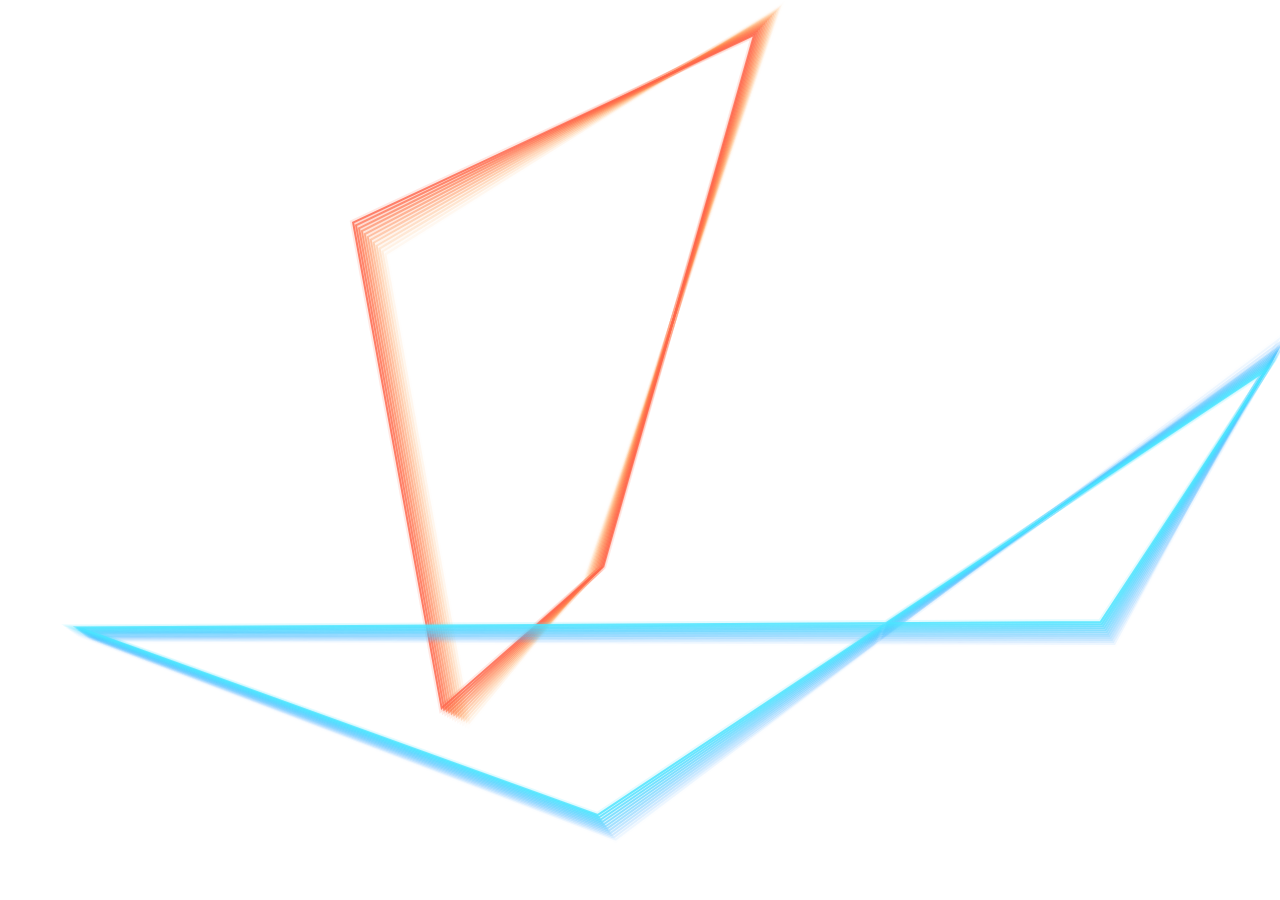
<file: mystify/index.html>
<!DOCTYPE html>
<html lang="en">
<head>
    <meta charset="UTF-8">
    <meta name="viewport" content="width=device-width, initial-scale=1.0">
    <title>Mystify</title>
    <link rel="stylesheet" href="../cef-overlay.css">
    <style>
        body {
            background-color: transparent !important;
            margin: 0;
            overflow: hidden;
        }
        canvas {
            width: 100vw;
            height: 100vh;
            display: block;
            background: transparent !important;
            pointer-events: none;
        }
    </style>
</head>
<body>
    <canvas id="canvas"></canvas>

    <script>
        const canvas = document.getElementById('canvas');
        const ctx = canvas.getContext('2d');

        let width = canvas.width = window.innerWidth;
        let height = canvas.height = window.innerHeight;

        window.addEventListener('resize', () => {
            width = canvas.width = window.innerWidth;
            height = canvas.height = window.innerHeight;
        });

        // Vertex class
        class Point {
            constructor() {
                this.x = Math.random() * width;
                this.y = Math.random() * height;
                // Random speeds
                this.vx = (Math.random() * 2 + 1) * (Math.random() < 0.5 ? 1 : -1);
                this.vy = (Math.random() * 2 + 1) * (Math.random() < 0.5 ? 1 : -1);
            }

            update() {
                this.x += this.vx;
                this.y += this.vy;

                // Bounce off edges
                if (this.x <= 0) {
                    this.x = 0;
                    this.vx *= -1;
                } else if (this.x >= width) {
                    this.x = width;
                    this.vx *= -1;
                }

                if (this.y <= 0) {
                    this.y = 0;
                    this.vy *= -1;
                } else if (this.y >= height) {
                    this.y = height;
                    this.vy *= -1;
                }
            }
        }

        // Polygon class
        class Shape {
            constructor(vertexCount, colorHue) {
                this.points = [];
                for (let i = 0; i < vertexCount; i++) {
                    this.points.push(new Point());
                }
                this.history = [];
                this.maxHistory = 12; // Length of the trail
                this.hue = colorHue;
            }

            update() {
                // Save current state to history
                const state = this.points.map(p => ({ x: p.x, y: p.y }));
                this.history.unshift(state);
                if (this.history.length > this.maxHistory) {
                    this.history.pop();
                }

                // Update point positions
                this.points.forEach(p => p.update());

                // Cycle color hue
                this.hue = (this.hue + 0.15) % 360;
            }

            draw() {
                // Draw trails in reverse order (oldest first, so newest is drawn on top)
                for (let i = this.history.length - 1; i >= 0; i--) {
                    const state = this.history[i];
                    const progress = 1 - (i / this.history.length); // opacity
                    
                    ctx.beginPath();
                    ctx.moveTo(state[0].x, state[0].y);
                    for (let j = 1; j < state.length; j++) {
                        ctx.lineTo(state[j].x, state[j].y);
                    }
                    ctx.closePath();

                    // Performant glow emulation (thick soft line + thin bright line)
                    ctx.strokeStyle = `hsla(${(this.hue + i * 2) % 360}, 100%, 65%, ${progress * 0.15})`;
                    ctx.lineWidth = 6;
                    ctx.stroke();

                    ctx.strokeStyle = `hsla(${(this.hue + i * 2) % 360}, 100%, 65%, ${progress * 0.8})`;
                    ctx.lineWidth = 2;
                    ctx.stroke();
                }
            }
        }

        // Create bouncing polygons (e.g. 2 shapes, each with 4 vertices)
        const shapes = [
            new Shape(4, 0),    // Shape 1 starting with Red hue
            new Shape(4, 180)   // Shape 2 starting with Cyan hue
        ];

        function animate() {
            // Clear canvas with transparent pixels
            ctx.clearRect(0, 0, width, height);

            shapes.forEach(shape => {
                shape.update();
                shape.draw();
            });

            requestAnimationFrame(animate);
        }

        animate();
    </script>
</body>
</html>
</file>
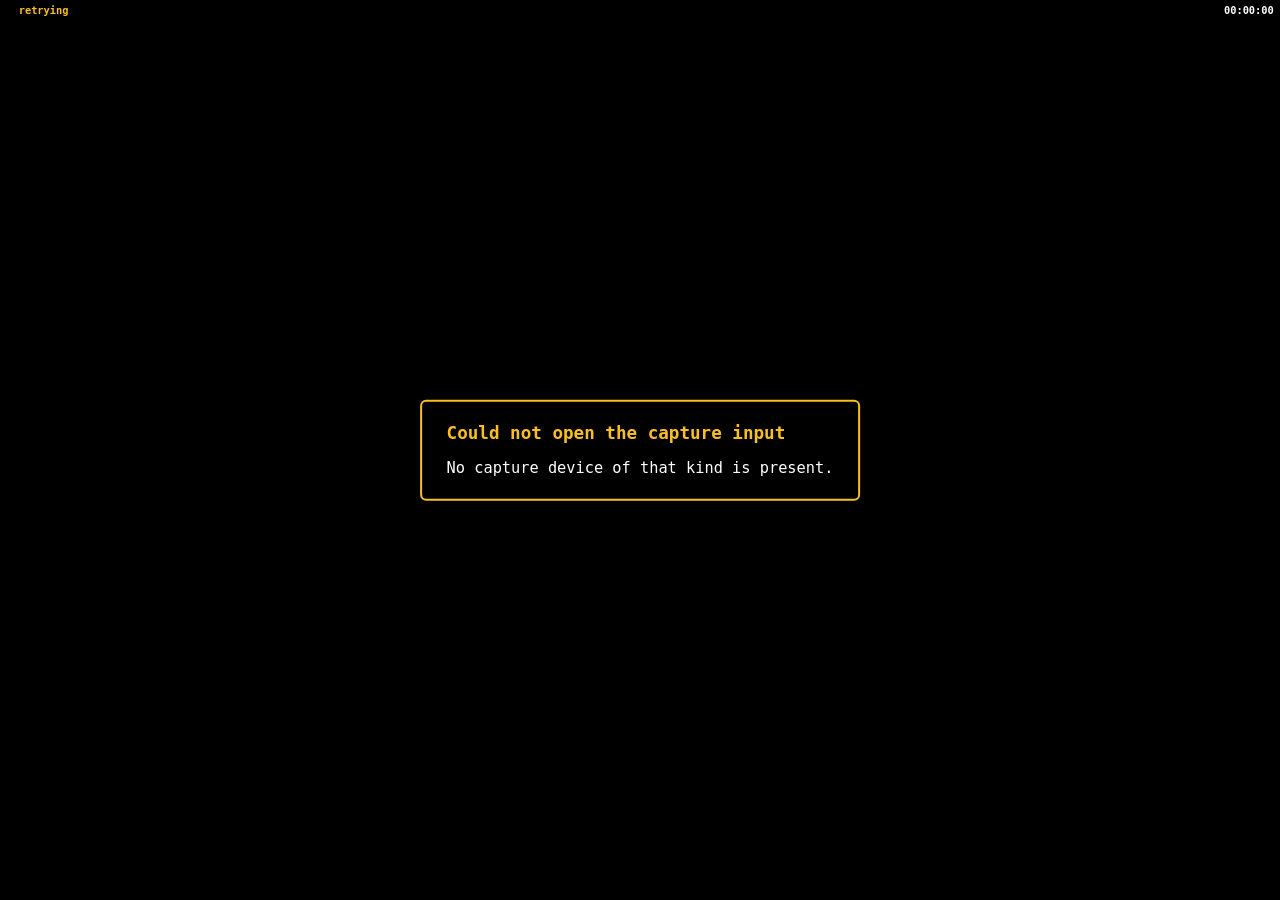
<file: passthrough/index.html>
<!DOCTYPE html>
<html lang="en">
<head>
    <meta charset="UTF-8">
    <meta name="viewport" content="width=device-width, initial-scale=1.0">
    <title>Passthrough</title>
    <link rel="stylesheet" href="../cef-overlay.css">
    <style>
        /* Like the test card, this one is deliberately opaque: it shows a
           captured picture, so anything behind it would be a lie. */
        html, body {
            background: #000 !important;
            background-color: #000 !important;
            font-family: Consolas, 'DejaVu Sans Mono', 'Liberation Mono', monospace;
        }

        #picture {
            position: fixed;
            top: 0;
            left: 0;
            width: 100vw;
            height: 100vh;
            display: block;
            background: #000;
            object-fit: contain;   /* replaced by ?fill / ?cover */
        }

        /* The identification strip, in the spirit of the test card's: what was
           asked for, what was actually granted, and how it is arriving. */
        #osd {
            position: fixed;
            top: 0;
            left: 0;
            width: 100vw;
            display: flex;
            justify-content: space-between;
            gap: 2ch;
            padding: 0.35em 1ch;
            background: rgba(0, 0, 0, 0.62);
            color: #fff;
            font-size: clamp(9px, 1.15vh, 15px);
            font-weight: 600;
            line-height: 1.35;
            white-space: pre;
            pointer-events: none;
        }
        #osd .right { text-align: right; }
        #osd .warn  { color: #fbbf24; }

        /* Errors and the autoplay prompt. A blank screen on an appliance is
           indistinguishable from a dead one, so every failure says its name. */
        #message {
            position: fixed;
            top: 50%;
            left: 50%;
            transform: translate(-50%, -50%);
            max-width: min(80ch, 90vw);
            padding: 1.2em 1.6em;
            background: rgba(0, 0, 0, 0.82);
            border: 2px solid #fbbf24;
            border-radius: 6px;
            color: #fff;
            font-size: clamp(11px, 1.7vh, 20px);
            line-height: 1.5;
            white-space: pre-wrap;
            text-align: left;
        }
        #message.hidden { display: none; }
        #message h1 { margin: 0 0 0.6em; font-size: 1.15em; color: #fbbf24; }
        #message code { color: #7dd3fc; }
        #message table { border-collapse: collapse; font-size: 0.85em; }
        #message td { padding: 0.15em 1.2ch 0.15em 0; vertical-align: top; }
        #message td.dim { color: #9ca3af; }
    </style>
</head>
<body>
    <video id="picture" playsinline></video>
    <div id="osd"></div>
    <div id="message" class="hidden"></div>

    <script>
    /* ------------------------------------------------------------------------
     * Passthrough — the one pattern whose picture comes from outside.
     *
     * It opens a capture device and puts it on the screen at full frame with
     * its audio, so a capture card, a converter or a whole signal chain can be
     * checked with the same page that carries the rest of the patterns. What
     * it adds over a bare <video> is the identification strip: which device was
     * actually granted, the format it negotiated, the frame rate really being
     * delivered, whether the picture is being rescaled, and per-channel audio
     * peaks — the things that distinguish "working" from "on".
     *
     * Query string — bare flags plus three that take a value:
     *   video=<match>   choose the video input   (label substring, deviceId or index)
     *   audio=<match>   choose the audio input   (same forms)
     *   novideo         no picture; audio and its meters only
     *   noaudio         no audio at all — not even captured
     *   mute            capture audio and meter it, but do not play it out
     *   size=1920x1080  demand an exact capture size
     *   fps=60          demand an exact capture frame rate
     *   fill | cover    stretch, or crop, instead of fitting inside the frame
     *   noosd           drop the identification strip
     *   list            enumerate the inputs and stop
     *
     * Defaults worth knowing: the picture is asked for at 1920x1080@60 as an
     * *ideal*, because the browser's own default is 640x480@30 and a passthrough
     * that quietly downscales is worse than none; and the audio taken is the
     * input belonging to the same physical device as the picture, not the
     * machine's default input, which is usually some other microphone entirely.
     *
     * Devices are matched on label by preference, because a deviceId is not a
     * property of the hardware: it is salted per origin and per browser profile,
     * so a kiosk that starts from a fresh profile — as Suede's do — gets new
     * ids every launch while the labels stay put.
     * --------------------------------------------------------------------- */

    'use strict';

    const P = new URLSearchParams(location.search);
    const OPT = {
        /* '' means "the first one"; null means "do not open this at all". */
        video:  P.has('novideo') ? null : (P.get('video') || ''),
        audio:  P.has('noaudio') ? null : (P.get('audio') || ''),
        mute:   P.has('mute'),
        size:   P.get('size') || '',
        fps:    P.get('fps') || '',
        fit:    P.has('fill') ? 'fill' : (P.has('cover') ? 'cover' : 'contain'),
        osd:    !P.has('noosd'),
        list:   P.has('list'),
    };

    const video = document.getElementById('picture');
    const osd = document.getElementById('osd');
    const messageBox = document.getElementById('message');

    video.style.objectFit = OPT.fit;
    video.muted = OPT.mute;
    if (!OPT.osd) osd.style.display = 'none';

    /* ---- reporting ---------------------------------------------------------- */

    function escapeHtml(s) {
        return String(s).replace(/[&<>]/g, c => ({ '&': '&amp;', '<': '&lt;', '>': '&gt;' })[c]);
    }

    function message(title, body) {
        messageBox.innerHTML = '<h1>' + escapeHtml(title) + '</h1>' + body;
        messageBox.classList.remove('hidden');
    }

    function clearMessage() {
        messageBox.classList.add('hidden');
    }

    /* Every failure mode here has the same symptom — a black screen — so the
       diagnosis has to be on the screen, along with what to do about it. */
    function explain(error) {
        const name = error && error.name || '';
        if (name === 'NotAllowedError' || name === 'SecurityError') {
            return 'Permission was refused, so nothing will be opened.\n\n'
                 + 'This page will not ask again — repeating the request is how a\n'
                 + 'refusal turns into a dialog you cannot get out of. To change the\n'
                 + 'answer, use the camera icon in the address bar (or the site\n'
                 + 'settings for this origin) and reload.\n\n'
                 + 'For an unattended machine, grant it without a prompt: launch with\n'
                 + '<code>--auto-accept-camera-and-microphone-capture</code>, or set the\n'
                 + '<code>VideoCaptureAllowedUrls</code> and <code>AudioCaptureAllowedUrls</code>\n'
                 + 'policies for this origin.';
        }
        if (name === 'NotFoundError') {
            return 'No capture device of that kind is present.';
        }
        if (name === 'NotReadableError') {
            return 'The device is present but could not be opened — usually another\n'
                 + 'process already holds it, or the browser has no permission on the\n'
                 + 'device node itself (on Linux, membership of the <code>video</code> group).';
        }
        if (name === 'OverconstrainedError') {
            return 'No format satisfies the request (constraint: <code>'
                 + escapeHtml(error.constraint || '?') + '</code>).\n'
                 + 'Drop <code>size</code> / <code>fps</code>, or ask <code>?list</code> what the device offers.';
        }
        return escapeHtml((error && error.message) || String(error));
    }

    /* ---- device selection --------------------------------------------------- */

    async function inputsOf(kind) {
        const all = await navigator.mediaDevices.enumerateDevices();
        return all.filter(d => d.kind === kind);
    }

    /* An index, an exact deviceId, or — the useful one — a case-insensitive
       substring of the label, so "?video=capture" finds "USB Capture HDMI".
       Returns how the match was made as well as what matched: which of these
       worked is the most direct read available on whether the capture
       permission was actually *persisted*, and the strip reports it. */
    function pick(list, want) {
        if (!list.length) return { device: null, how: 'none' };
        if (want === '') return { device: list[0], how: 'first' };
        if (/^\d+$/.test(want)) {
            return { device: list[Number(want)] || null, how: 'index' };
        }
        const byId = list.find(d => d.deviceId === want);
        if (byId) return { device: byId, how: 'id' };
        const lower = want.toLowerCase();
        const byLabel = list.find(d => (d.label || '').toLowerCase().includes(lower));
        return { device: byLabel || null, how: byLabel ? 'label' : 'none' };
    }

    function sizeConstraint() {
        const m = /^(\d+)\s*[x×*]\s*(\d+)$/i.exec(OPT.size);
        return m ? { width: { exact: Number(m[1]) }, height: { exact: Number(m[2]) } } : {};
    }

    function fpsConstraint() {
        return /^\d+(\.\d+)?$/.test(OPT.fps) ? { frameRate: { exact: Number(OPT.fps) } } : {};
    }

    /* Capture, not conversation: the browser's voice processing exists to make
       a talking head intelligible and it will wreck a line feed — gating it in
       the quiet parts, riding the gain, and folding stereo to mono on the way.
       All three are off by default here, and two channels are asked for. */
    const AUDIO_CLEAN = {
        echoCancellation: false,
        noiseSuppression: false,
        autoGainControl: false,
        channelCount: 2,
    };

    /* The browser's default capture format is 640x480@30. Ask for the format
       the device is actually carrying — `ideal`, not `exact`, so a device that
       cannot manage HD still opens at whatever it is nearest to. */
    const VIDEO_IDEAL = {
        width: { ideal: 1920 },
        height: { ideal: 1080 },
        frameRate: { ideal: 60 },
    };

    function stop(stream) {
        if (stream) stream.getTracks().forEach(t => t.stop());
    }

    function named(name, msg) {
        const e = new Error(msg);
        e.name = name;
        return e;
    }

    /* enumerateDevices() names devices only once a permission has been
       *persisted*. --auto-accept-camera-and-microphone-capture does not persist
       one — it waves each request through and leaves every label and deviceId
       blank — whereas a policy grant (VideoCaptureAllowedUrls) does, and then
       the list reads normally. A live track always knows its own label either
       way, so the strip can still say what is on screen; only *choosing* from
       the list needs the list to be readable. */
    function blindList(list) {
        return list.length > 0 && list.every(d => !d.deviceId);
    }

    /* Tag a failure with which half of the passthrough it came from: both
       halves fail with the same handful of error names. */
    async function getMedia(constraints, kind) {
        try {
            return await navigator.mediaDevices.getUserMedia(constraints);
        } catch (e) {
            e.kind = kind;
            throw e;
        }
    }

    /* A refusal is a decision, not a fault. Retrying one re-prompts, and
       retrying on a timer prompts forever — which is what turns "no thanks"
       into a dialog the operator cannot escape. */
    function isRefusal(error) {
        return !!error && (error.name === 'NotAllowedError' || error.name === 'SecurityError');
    }

    /* Open both halves, in as few requests as possible.
     *
     * Where the browser prompts, it prompts once per getUserMedia call, so
     * asking for the camera and the microphone separately means two dialogs —
     * and answering the second one "block" leaves the first granted, a state
     * this page used to respond to by asking again. One combined request is a
     * single dialog with a single answer. Everything after it is a refinement
     * that re-uses the permission already given, so it raises no further
     * prompt.
     */
    async function openInputs() {
        const wantVideo = OPT.video !== null;
        const wantAudio = OPT.audio !== null;
        const base = Object.assign({}, VIDEO_IDEAL, sizeConstraint(), fpsConstraint());

        let videoTrack = null, audioTrack = null, audioNote = '';
        if (wantVideo && wantAudio) {
            try {
                const both = await getMedia({ video: base, audio: AUDIO_CLEAN }, 'capture');
                videoTrack = both.getVideoTracks()[0] || null;
                audioTrack = both.getAudioTracks()[0] || null;
            } catch (error) {
                // A refusal covers both halves; anything else may be one
                // device missing or busy, so try them apart.
                if (isRefusal(error)) throw error;
            }
        }
        if (wantVideo && !videoTrack) {
            videoTrack = (await getMedia({ video: base }, 'video')).getVideoTracks()[0] || null;
        }
        if (wantAudio && !audioTrack) {
            try {
                audioTrack = (await getMedia({ audio: AUDIO_CLEAN }, 'audio')).getAudioTracks()[0] || null;
            } catch (error) {
                if (isRefusal(error)) throw error;
                audioNote = 'audio unavailable (' + (error.name || 'error') + ')';
            }
        }

        const video = videoTrack ? await refineVideo(videoTrack, base) : { off: true };
        const audio = audioTrack
            ? await refineAudio(audioTrack, video.track || null)
            : { off: true, note: audioNote };
        if (audioNote && !audio.note) audio.note = audioNote;
        return { video, audio };
    }

    /* Swap in the device that was actually asked for, if the general grant
       handed over a different one. The replacement is opened *before* the
       incumbent is stopped: closing a camera and immediately opening another
       races the driver on some systems, and a failure here would otherwise
       leave the page with nothing when it had something. */
    async function refineVideo(track, base) {
        const list = await inputsOf('videoinput');
        if (blindList(list)) {
            return {
                track, list, blind: true, how: 'blind',
                note: OPT.video ? 'video=' + OPT.video + ' ignored — device list is blind' : '',
            };
        }
        // With nothing named, keep what was granted rather than forcing the
        // first enumerated device: the browser's own default is the better
        // guess, and not re-opening a camera is one fewer chance to trip over
        // a driver that dislikes being opened twice.
        if (OPT.video === '') {
            const granted = list.find(d => d.deviceId === track.getSettings().deviceId);
            return { track, list, chosen: granted, how: 'granted' };
        }
        const { device, how } = pick(list, OPT.video);
        if (!device) {
            track.stop();
            throw named('NoMatchError', 'no video input matches "' + OPT.video
                                      + '" — ' + list.length + ' present');
        }
        if (device.deviceId === track.getSettings().deviceId) {
            return { track, list, chosen: device, how };
        }
        const next = await getMedia(
            { video: Object.assign({ deviceId: { exact: device.deviceId } }, base) }, 'video');
        track.stop();
        return { track: next.getVideoTracks()[0], list, chosen: device, how };
    }

    /* With nothing named, prefer the input belonging to the same physical
       device as the picture: the default input is whatever the machine
       listens to — a headset, a laptop's own microphone — and passing that
       through in place of the signal under test is a silent wrong answer.
       groupId ties the two halves of one device together and, being a
       property of a live track, survives the blind-list case. */
    async function refineAudio(track, videoTrack) {
        const list = await inputsOf('audioinput');
        const blind = blindList(list);

        if (OPT.audio === '' && videoTrack) {
            const groupId = videoTrack.getSettings().groupId;
            if (groupId && track.getSettings().groupId !== groupId) {
                try {
                    const matched = await getMedia(
                        { audio: Object.assign({ groupId: { exact: groupId } }, AUDIO_CLEAN) }, 'audio');
                    track.stop();
                    return {
                        track: matched.getAudioTracks()[0], list, blind,
                        sameDevice: true, how: 'same device',
                    };
                } catch (error) {
                    /* That device has no audio side; keep what was granted. */
                }
            } else if (groupId) {
                return { track, list, blind, sameDevice: true, how: 'same device' };
            }
        }

        if (blind) {
            return {
                track, list, blind, how: 'blind',
                note: OPT.audio ? 'audio=' + OPT.audio + ' ignored — device list is blind' : '',
            };
        }
        if (OPT.audio === '') {
            const granted = list.find(d => d.deviceId === track.getSettings().deviceId);
            return { track, list, chosen: granted, how: 'granted' };
        }
        const { device, how } = pick(list, OPT.audio);
        if (!device) {
            track.stop();
            throw named('NoMatchError', 'no audio input matches "' + OPT.audio
                                      + '" — ' + list.length + ' present');
        }
        if (device.deviceId === track.getSettings().deviceId) {
            return { track, list, chosen: device, how };
        }
        const next = await getMedia(
            { audio: Object.assign({ deviceId: { exact: device.deviceId } }, AUDIO_CLEAN) }, 'audio');
        track.stop();
        return { track: next.getAudioTracks()[0], list, chosen: device, how };
    }

    /* ---- audio metering ----------------------------------------------------- */

    let actx = null, analysers = [], meterData = [];

    function meter(track) {
        try {
            actx = new (window.AudioContext || window.webkitAudioContext)();
            const source = actx.createMediaStreamSource(new MediaStream([track]));
            const channels = Math.max(1, Math.min(2, track.getSettings().channelCount || 2));
            const splitter = actx.createChannelSplitter(channels);
            source.connect(splitter);
            /* Nothing is connected to the destination: the <video> element does
               the playing. Metering here as well would double it. */
            analysers = [];
            for (let c = 0; c < channels; c++) {
                const a = actx.createAnalyser();
                a.fftSize = 2048;
                splitter.connect(a, c);
                analysers.push(a);
                meterData.push(new Float32Array(a.fftSize));
            }
        } catch (e) {
            analysers = [];
        }
    }

    function peaks() {
        return analysers.map((a, i) => {
            a.getFloatTimeDomainData(meterData[i]);
            let peak = 0;
            for (let n = 0; n < meterData[i].length; n++) {
                const v = Math.abs(meterData[i][n]);
                if (v > peak) peak = v;
            }
            return peak > 0 ? 20 * Math.log10(peak) : -Infinity;
        });
    }

    function dbLabel(db) {
        if (db === -Infinity) return ' -inf';
        return (db >= 0 ? ' ' : '') + db.toFixed(1);
    }

    /* ---- delivered frame rate ----------------------------------------------- */

    /* getSettings() reports the rate that was negotiated, which is a promise
       rather than an observation. This is what actually arrives. */
    let presented = 0, windowStart = 0, windowFrames = 0, measured = 0, openedAt = 0;
    let starvedShown = false;

    function countFrame(now) {
        if (!presented && starvedShown) {
            starvedShown = false;
            clearMessage();
        }
        presented++;
        windowFrames++;
        if (!windowStart) windowStart = now;
        else if (now - windowStart >= 1000) {
            measured = (windowFrames * 1000) / (now - windowStart);
            windowStart = now;
            windowFrames = 0;
        }
        if (video.requestVideoFrameCallback) video.requestVideoFrameCallback(countFrame);
    }

    /* ---- the identification strip ------------------------------------------- */

    let state = { video: null, audio: null, note: '' };
    const started = performance.now();

    /* Whether the picture reaches the panel at its own size. A capture rig that
       is being rescaled is not testing what its operator thinks it is. */
    function scaleNote(w, h) {
        const dpr = window.devicePixelRatio || 1;
        const bw = video.clientWidth * dpr, bh = video.clientHeight * dpr;
        if (!w || !h || !bw || !bh) return '';
        const s = OPT.fit === 'cover' ? Math.max(bw / w, bh / h)
                : OPT.fit === 'fill'  ? Math.min(bw / w, bh / h)   /* nominal; aspect is broken anyway */
                                      : Math.min(bw / w, bh / h);
        if (OPT.fit === 'fill' && (Math.abs(bw / w - bh / h) > 0.001)) return 'stretched';
        return Math.abs(s - 1) < 0.005 ? '1:1' : '×' + s.toFixed(3);
    }

    function renderOsd() {
        if (!OPT.osd) return;

        const left = [];
        if (state.video) {
            const s = state.video.track.getSettings();
            const live = state.video.track.readyState === 'live';
            left.push(state.video.track.label
                    || (state.video.chosen && state.video.chosen.label) || '(unnamed video input)');
            left.push((s.width || '?') + '×' + (s.height || '?')
                    + ' @' + (s.frameRate ? s.frameRate.toFixed(2) : '?') + 'Hz');
            left.push('got ' + (measured ? measured.toFixed(2) : '--.--') + 'Hz');
            /* A track can be live, correctly configured and still deliver
               nothing: `muted` on a MediaStreamTrack means the source is
               producing no data, which is a different thing from an audio
               mute and the only in-band signal that this is happening. */
            if (live && state.video.track.muted) left.push('SOURCE MUTED');
            else if (live && !presented && openedAt && performance.now() - openedAt > 2000) {
                left.push('NO FRAMES');
            }
            const scale = scaleNote(s.width, s.height);
            if (scale) left.push(scale);
            /* The most direct read there is on whether the capture permission
               was persisted: a blind list means labels and ids came back
               empty, so nothing can be selected by name. */
            left.push(state.video.blind
                ? 'list:blind'
                : 'list:' + state.video.list.length + ' by:' + (state.video.how || '?'));
            if (!live) left.push('ENDED');
        } else if (OPT.video === null) {
            left.push('video off');
        }

        const right = [];
        if (state.audio) {
            const s = state.audio.track.getSettings();
            right.push(state.audio.track.label
                     || (state.audio.chosen && state.audio.chosen.label) || '(unnamed audio input)');
            right.push((s.channelCount || '?') + 'ch '
                     + ((s.sampleRate || (actx && actx.sampleRate) || 0) / 1000).toFixed(1) + 'kHz');
            if (state.audio.how) right.unshift('by:' + state.audio.how);
            const p = peaks();
            if (p.length) right.push('peak ' + p.map(dbLabel).join(' / ') + ' dBFS');
            if (OPT.mute) right.push('MUTED');
        } else if (OPT.audio === null) {
            right.push('audio off');
        }

        const secs = (performance.now() - started) / 1000;
        const hh = String(Math.floor(secs / 3600)).padStart(2, '0');
        const mm = String(Math.floor(secs / 60) % 60).padStart(2, '0');
        const ss = String(Math.floor(secs) % 60).padStart(2, '0');
        right.push(hh + ':' + mm + ':' + ss);
        if (presented) right.push('f' + presented);

        const dropped = video.getVideoPlaybackQuality
            ? video.getVideoPlaybackQuality().droppedVideoFrames : 0;
        if (dropped) right.push('dropped ' + dropped);

        const starved = !!state.video && state.video.track.readyState === 'live'
                     && (state.video.track.muted
                         || (!presented && openedAt && performance.now() - openedAt > 2000));
        osd.innerHTML = '<div class="' + (state.note || starved ? 'warn' : '') + '">'
                      + escapeHtml(left.join('  ') + (state.note ? '  ' + state.note : '')) + '</div>'
                      + '<div class="right">' + escapeHtml(right.join('  ')) + '</div>';
    }

    /* ---- ?list -------------------------------------------------------------- */

    async function listDevices() {
        /* A grant first, or every label comes back empty — which is exactly the
           state this mode exists to get the operator out of. */
        let probe = null;
        try {
            probe = await navigator.mediaDevices.getUserMedia({ video: true, audio: true });
        } catch (e) {
            try { probe = await navigator.mediaDevices.getUserMedia({ video: true }); }
            catch (e2) {
                try { probe = await navigator.mediaDevices.getUserMedia({ audio: true }); }
                catch (e3) { /* labels will be blank; still worth listing the ids */ }
            }
        }
        const all = await navigator.mediaDevices.enumerateDevices();
        stop(probe);

        const rows = ['videoinput', 'audioinput'].map(kind => {
            const list = all.filter(d => d.kind === kind);
            const head = '<tr><td class="dim" colspan="3">'
                       + (kind === 'videoinput' ? 'video' : 'audio') + '</td></tr>';
            if (!list.length) return head + '<tr><td class="dim">—</td><td>none</td></tr>';
            return head + list.map((d, i) =>
                '<tr><td class="dim">' + i + '</td><td>' + escapeHtml(d.label || '(no label — not granted)')
                + '</td><td class="dim">' + escapeHtml(d.deviceId.slice(0, 16))
                + (d.deviceId.length > 16 ? '…' : '') + '</td></tr>').join('');
        }).join('');

        const blind = blindList(all.filter(d => d.kind !== 'audiooutput'));
        message('Capture inputs', '<table>' + rows + '</table>'
              + (blind
                  ? '<p>Every entry is blank, so nothing here can be selected by name. That is what '
                  + 'a capture permission which was never <em>persisted</em> looks like: '
                  + '<code>--auto-accept-camera-and-microphone-capture</code> and '
                  + '<code>--use-fake-ui-for-media-stream</code> both wave each request through '
                  + 'without recording a grant. Use the <code>VideoCaptureAllowedUrls</code> and '
                  + '<code>AudioCaptureAllowedUrls</code> policies instead, or allow the site once '
                  + 'by hand, and the list fills in.</p>'
                  : '')
              + '<p>Select one with <code>?video=</code> or <code>?audio=</code> — an index, a '
              + 'deviceId, or any part of the label. Labels are the durable choice: deviceIds are '
              + 'salted per profile and change whenever the profile does.</p>');
    }

    /* ---- start, and keep going ---------------------------------------------- */

    let restartTimer = 0, retryDelay = 700;

    /* Back off rather than hammer: a device that is missing is usually
       missing for a while, and a page reopening it three times a second is
       indistinguishable from a fault of its own. */
    function scheduleRestart(why) {
        state.note = why;
        renderOsd();
        clearTimeout(restartTimer);
        restartTimer = setTimeout(start, retryDelay);
        retryDelay = Math.min(retryDelay * 2, 15000);
    }

    function watch(track, kind) {
        /* Unplugging the source ends the track; nothing else tells the page. */
        track.addEventListener('ended', () => scheduleRestart(kind + ' input ended — reopening'));
    }

    async function start() {
        if (!navigator.mediaDevices || !navigator.mediaDevices.getUserMedia) {
            message('No capture API',
                '<code>navigator.mediaDevices.getUserMedia</code> is not available here.\n\n'
              + 'It exists only in a secure context. This page is at <code>'
              + escapeHtml(location.origin || location.protocol) + '</code>; serve it over '
              + '<code>https://</code>, from <code>localhost</code>, or pass Chromium\n'
              + '<code>--unsafely-treat-insecure-origin-as-secure=&lt;origin&gt;</code>.');
            return;
        }

        if (OPT.list) return listDevices();

        /* Tracks from a previous attempt are dropped, not reused: a device that
           went away and came back is a different open file. */
        if (video.srcObject) stop(video.srcObject);
        video.srcObject = null;

        let opened;
        try {
            opened = await openInputs();
        } catch (error) {
            message('Could not open the capture input', explain(error));
            // A refusal is final until somebody changes it. Retrying would
            // re-prompt, and retrying on a timer would prompt forever.
            if (!isRefusal(error)) scheduleRestart('retrying');
            return;
        }
        retryDelay = 700;

        state.video = opened.video.track ? opened.video : null;
        state.audio = opened.audio.track ? opened.audio : null;
        state.note = [opened.video.note, opened.audio.note].filter(Boolean).join('  ');

        if (!state.video && !state.audio) {
            message('Nothing to pass through',
                'Both <code>novideo</code> and <code>noaudio</code> were given.');
            return;
        }
        clearMessage();

        const stream = new MediaStream();
        if (state.video) { stream.addTrack(state.video.track); watch(state.video.track, 'video'); }
        if (state.audio) { stream.addTrack(state.audio.track); watch(state.audio.track, 'audio'); }
        video.srcObject = stream;

        if (state.audio) meter(state.audio.track);
        if (video.requestVideoFrameCallback) video.requestVideoFrameCallback(countFrame);
        presented = 0;
        windowStart = 0;
        windowFrames = 0;
        measured = 0;
        openedAt = performance.now();

        play();
    }

    /* Autoplay with sound is refused unless the page has been granted it —
       which a kiosk does with --autoplay-policy=no-user-gesture-required. Where
       it has not been, any gesture will do, as the test card also arranges. */
    function play() {
        video.play().then(() => {
            if (actx && actx.state === 'suspended') actx.resume();
        }).catch(() => {
            message('Click to start',
                'Autoplay with sound was refused. Click, tap or press a key.\n\n'
              + 'Unattended, launch Chromium with '
              + '<code>--autoplay-policy=no-user-gesture-required</code>.');
            const go = () => {
                clearMessage();
                video.play().catch(() => {});
                if (actx && actx.state === 'suspended') actx.resume();
                window.removeEventListener('pointerdown', go);
                window.removeEventListener('keydown', go);
            };
            window.addEventListener('pointerdown', go);
            window.addEventListener('keydown', go);
        });
    }

    /* A capture card replugged on another port is a new device: re-resolve
       rather than waiting for a track that will never come back. */
    if (navigator.mediaDevices && navigator.mediaDevices.addEventListener) {
        navigator.mediaDevices.addEventListener('devicechange', () => {
            if (!state.video && !state.audio) scheduleRestart('device change');
        });
    }

    /* A picture that never arrives is the failure this page exists to make
       legible, so after a few seconds of nothing it says so rather than
       showing the same black rectangle as every other cause. */
    function checkStarved() {
        if (!state.video || starvedShown) return;
        if (presented > 0) return;
        if (!openedAt || performance.now() - openedAt < 4000) return;
        const track = state.video.track;
        if (track.readyState !== 'live') return;
        starvedShown = true;
        message('The camera opened, but is sending no frames',
            'The device was granted and reports <code>'
          + escapeHtml((track.getSettings().width || '?') + '×' + (track.getSettings().height || '?'))
          + '</code>, yet not one frame has arrived'
          + (track.muted ? ' and the track reports <code>muted</code>, meaning the source '
                         + 'itself is producing nothing' : '') + '.\n\n'
          + 'That is almost always the device rather than this page:\n'
          + '• another application already holds it — a vendor utility such as\n'
          + '  OBSBOT Center, OBS, Teams or Zoom will do it, and on Windows a\n'
          + '  camera can be opened by two apps yet feed only the first;\n'
          + '• a virtual camera whose source has not been started;\n'
          + '• a privacy shutter, or the OS camera switch.\n\n'
          + 'Close the other application and reload. Add <code>?list</code> to see '
          + 'every input, or name a different one with <code>?video=</code>.');
    }

    setInterval(() => { renderOsd(); checkStarved(); }, 250);
    start();
    </script>
</body>
</html>
</file>
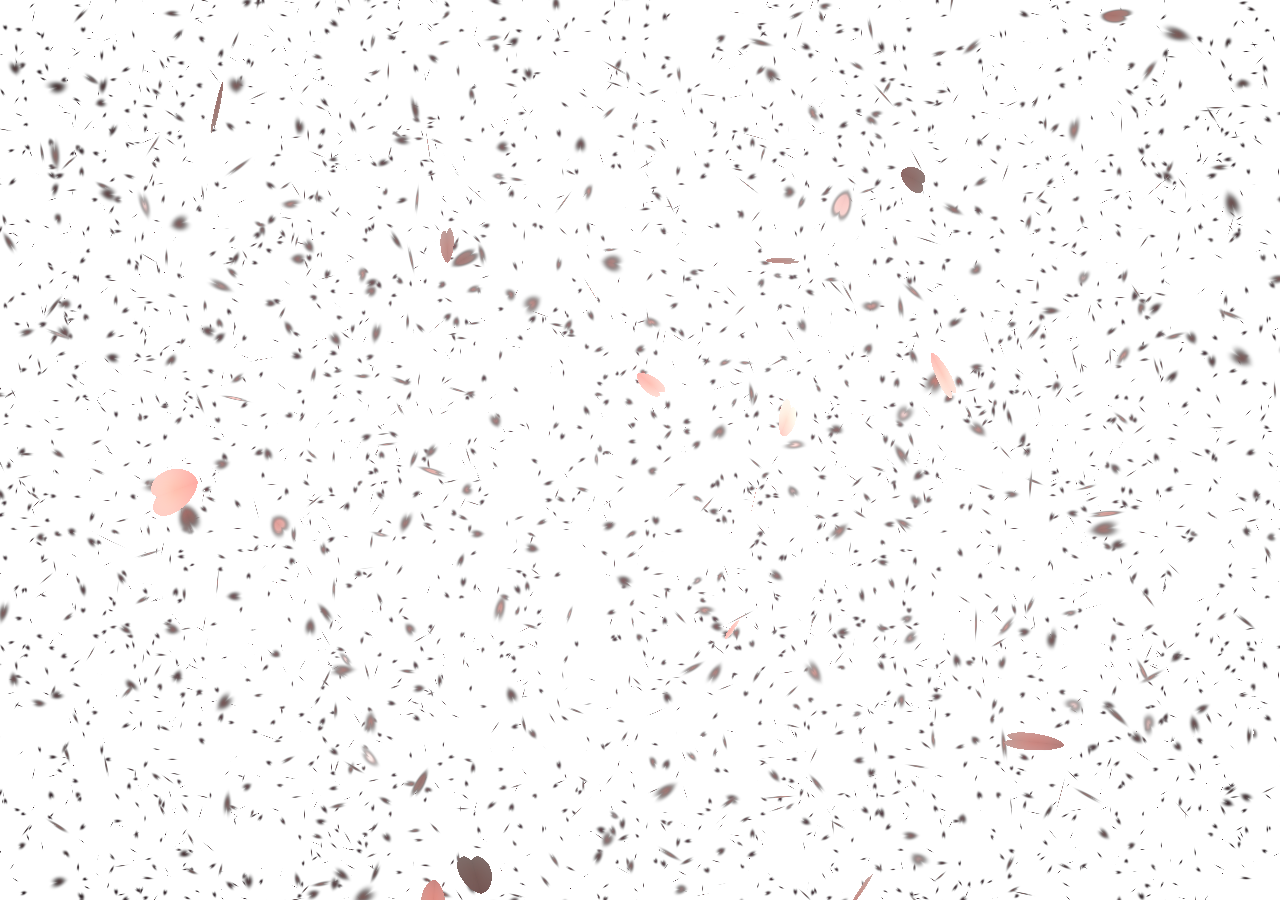
<file: sakura/index.html>
<!DOCTYPE html>
<html lang="en">
<head>
    <meta charset="UTF-8">
    <meta name="viewport" content="width=device-width, initial-scale=1.0">
    <title>Sakura Falling Petals</title>
    <link rel="stylesheet" href="../cef-overlay.css">
    <style>
        body {
            background-color: transparent !important;
            margin: 0;
            overflow: hidden;
        }
        canvas {
            width: 100vw;
            height: 100vh;
            display: block;
            background: transparent !important;
        }
    </style>
</head>
<body>
    <canvas id="sakura"></canvas>

    <!-- Sakura Point Vertex Shader -->
    <script id="sakura_point_vsh" type="x-shader/x_vertex">
    uniform mat4 uProjection;
    uniform mat4 uModelview;
    uniform vec3 uResolution;
    uniform vec3 uOffset;
    uniform vec3 uDOF;  //x:focus distance, y:focus radius, z:max radius
    uniform vec3 uFade; //x:start distance, y:half distance, z:near fade start

    attribute vec3 aPosition;
    attribute vec3 aEuler;
    attribute vec2 aMisc; //x:size, y:fade

    varying vec3 pposition;
    varying float psize;
    varying float palpha;
    varying float pdist;

    varying vec3 normX;
    varying vec3 normY;
    varying vec3 normZ;
    varying vec3 normal;

    varying float diffuse;
    varying float specular;
    varying float rstop;
    varying float distancefade;

    void main(void) {
        vec4 pos = uModelview * vec4(aPosition + uOffset, 1.0);
        gl_Position = uProjection * pos;
        gl_PointSize = aMisc.x * uProjection[1][1] / -pos.z * uResolution.y * 0.5;
        
        pposition = pos.xyz;
        psize = aMisc.x;
        pdist = length(pos.xyz);
        palpha = smoothstep(0.0, 1.0, (pdist - 0.1) / uFade.z);
        
        vec3 elrsn = sin(aEuler);
        vec3 elrcs = cos(aEuler);
        mat3 rotx = mat3(
            1.0, 0.0, 0.0,
            0.0, elrcs.x, elrsn.x,
            0.0, -elrsn.x, elrcs.x
        );
        mat3 roty = mat3(
            elrcs.y, 0.0, -elrsn.y,
            0.0, 1.0, 0.0,
            elrsn.y, 0.0, elrcs.y
        );
        mat3 rotz = mat3(
            elrcs.z, elrsn.z, 0.0, 
            -elrsn.z, elrcs.z, 0.0,
            0.0, 0.0, 1.0
        );
        mat3 rotmat = rotx * roty * rotz;
        normal = rotmat[2];
        
        mat3 trrotm = mat3(
            rotmat[0][0], rotmat[1][0], rotmat[2][0],
            rotmat[0][1], rotmat[1][1], rotmat[2][1],
            rotmat[0][2], rotmat[1][2], rotmat[2][2]
        );
        normX = trrotm[0];
        normY = trrotm[1];
        normZ = trrotm[2];
        
        const vec3 lit = vec3(0.6917144638660746, 0.6917144638660746, -0.20751433915982237);
        
        float tmpdfs = dot(lit, normal);
        if(tmpdfs < 0.0) {
            normal = -normal;
            tmpdfs = dot(lit, normal);
        }
        diffuse = 0.4 + tmpdfs;
        
        vec3 eyev = normalize(-pos.xyz);
        if(dot(eyev, normal) > 0.0) {
            vec3 hv = normalize(eyev + lit);
            specular = pow(max(dot(hv, normal), 0.0), 20.0);
        }
        else {
            specular = 0.0;
        }
        
        rstop = clamp((abs(pdist - uDOF.x) - uDOF.y) / uDOF.z, 0.0, 1.0);
        rstop = pow(rstop, 0.5);
        distancefade = min(1.0, exp((uFade.x - pdist) * 0.69315 / uFade.y));
    }
    </script>

    <!-- Sakura Point Fragment Shader -->
    <script id="sakura_point_fsh" type="x-shader/x_fragment">
    #ifdef GL_ES
    precision highp float;
    #endif

    uniform vec3 uDOF;
    uniform vec3 uFade;

    const vec3 fadeCol = vec3(0.08, 0.03, 0.06);

    varying vec3 pposition;
    varying float psize;
    varying float palpha;
    varying float pdist;

    varying vec3 normX;
    varying vec3 normY;
    varying vec3 normZ;
    varying vec3 normal;

    varying float diffuse;
    varying float specular;
    varying float rstop;
    varying float distancefade;

    float ellipse(vec2 p, vec2 o, vec2 r) {
        vec2 lp = (p - o) / r;
        return length(lp) - 1.0;
    }

    void main(void) {
        vec3 p = vec3(gl_PointCoord - vec2(0.5, 0.5), 0.0) * 2.0;
        vec3 d = vec3(0.0, 0.0, -1.0);
        float nd = normZ.z;
        if(abs(nd) < 0.0001) discard;
        
        float np = dot(normZ, p);
        vec3 tp = p + d * np / nd;
        vec2 coord = vec2(dot(normX, tp), dot(normY, tp));
        
        const float flwrsn = 0.258819045102521;
        const float flwrcs = 0.965925826289068;
        mat2 flwrm = mat2(flwrcs, -flwrsn, flwrsn, flwrcs);
        vec2 flwrp = vec2(abs(coord.x), coord.y) * flwrm;
        
        float r;
        if(flwrp.x < 0.0) {
            r = ellipse(flwrp, vec2(0.065, 0.024) * 0.5, vec2(0.36, 0.96) * 0.5);
        }
        else {
            r = ellipse(flwrp, vec2(0.065, 0.024) * 0.5, vec2(0.58, 0.96) * 0.5);
        }
        
        if(r > rstop) discard;
        
        vec3 col = mix(vec3(1.0, 0.8, 0.75), vec3(1.0, 0.9, 0.87), r);
        float grady = mix(0.0, 1.0, pow(coord.y * 0.5 + 0.5, 0.35));
        col *= vec3(1.0, grady, grady);
        col *= mix(0.8, 1.0, pow(abs(coord.x), 0.3));
        col = col * diffuse + specular;
        
        col = mix(fadeCol, col, distancefade);
        
        float alpha = (rstop > 0.001)? (0.5 - r / (rstop * 2.0)) : 1.0;
        alpha = smoothstep(0.0, 1.0, alpha) * palpha;
        
        gl_FragColor = vec4(col * 0.5, alpha);
    }
    </script>

    <!-- Post-processing Shaders -->
    <script id="fx_common_vsh" type="x-shader/x_vertex">
    uniform vec3 uResolution;
    attribute vec2 aPosition;
    varying vec2 texCoord;
    varying vec2 screenCoord;
    void main(void) {
        gl_Position = vec4(aPosition, 0.0, 1.0);
        texCoord = aPosition.xy * 0.5 + vec2(0.5, 0.5);
        screenCoord = aPosition.xy * vec2(uResolution.z, 1.0);
    }
    </script>

    <script id="fx_brightbuf_fsh" type="x-shader/x_fragment">
    #ifdef GL_ES
    precision highp float;
    #endif
    uniform sampler2D uSrc;
    uniform vec2 uDelta;
    varying vec2 texCoord;
    void main(void) {
        vec4 col = texture2D(uSrc, texCoord);
        gl_FragColor = vec4(col.rgb * 2.0 - vec3(0.5), col.a);
    }
    </script>

    <script id="fx_dirblur_r4_fsh" type="x-shader/x_fragment">
    #ifdef GL_ES
    precision highp float;
    #endif
    uniform sampler2D uSrc;
    uniform vec2 uDelta;
    uniform vec4 uBlurDir;
    varying vec2 texCoord;
    void main(void) {
        vec4 col = texture2D(uSrc, texCoord);
        col = col + texture2D(uSrc, texCoord + uBlurDir.xy * uDelta);
        col = col + texture2D(uSrc, texCoord - uBlurDir.xy * uDelta);
        col = col + texture2D(uSrc, texCoord + (uBlurDir.xy + uBlurDir.zw) * uDelta);
        col = col + texture2D(uSrc, texCoord - (uBlurDir.xy + uBlurDir.zw) * uDelta);
        gl_FragColor = col / 5.0;
    }
    </script>

    <script id="pp_final_vsh" type="x-shader/x_vertex">
    uniform vec3 uResolution;
    attribute vec2 aPosition;
    varying vec2 texCoord;
    varying vec2 screenCoord;
    void main(void) {
        gl_Position = vec4(aPosition, 0.0, 1.0);
        texCoord = aPosition.xy * 0.5 + vec2(0.5, 0.5);
        screenCoord = aPosition.xy * vec2(uResolution.z, 1.0);
    }
    </script>

    <script id="pp_final_fsh" type="x-shader/x_fragment">
    #ifdef GL_ES
    precision highp float;
    #endif
    uniform sampler2D uSrc;
    uniform sampler2D uBloom;
    uniform vec2 uDelta;
    varying vec2 texCoord;
    void main(void) {
        vec4 srccol = texture2D(uSrc, texCoord);
        vec4 bloomcol = texture2D(uBloom, texCoord);
        vec4 col;
        vec3 rgb = srccol.rgb * 2.0;
        col.rgb = rgb + bloomcol.rgb * (vec3(1.0) + rgb);
        col.rgb *= smoothstep(1.0, 0.0, pow(length((texCoord - vec2(0.5)) * 2.0), 1.2) * 0.5);
        col.rgb = pow(col.rgb, vec3(0.45454545454545));
        
        gl_FragColor = vec4(col.rgb, srccol.a);
    }
    </script>

    <!-- JS Logic -->
    <script>
        var Vector3 = {};
        var Matrix44 = {};
        Vector3.create = function(x, y, z) {
            return {'x':x, 'y':y, 'z':z};
        };
        Vector3.dot = function (v0, v1) {
            return v0.x * v1.x + v0.y * v1.y + v0.z * v1.z;
        };
        Vector3.cross = function (v, v0, v1) {
            v.x = v0.y * v1.z - v0.z * v1.y;
            v.y = v0.z * v1.x - v0.x * v1.z;
            v.z = v0.x * v1.y - v0.y * v1.x;
        };
        Vector3.normalize = function (v) {
            var l = v.x * v.x + v.y * v.y + v.z * v.z;
            if(l > 0.00001) {
                l = 1.0 / Math.sqrt(l);
                v.x *= l;
                v.y *= l;
                v.z *= l;
            }
        };
        Vector3.arrayForm = function(v) {
            if(v.array) {
                v.array[0] = v.x;
                v.array[1] = v.y;
                v.array[2] = v.z;
            }
            else {
                v.array = new Float32Array([v.x, v.y, v.z]);
            }
            return v.array;
        };
        Matrix44.createIdentity = function () {
            return new Float32Array([1.0, 0.0, 0.0, 0.0, 0.0, 1.0, 0.0, 0.0, 0.0, 0.0, 1.0, 0.0, 0.0, 0.0, 0.0, 1.0]);
        };
        Matrix44.loadProjection = function (m, aspect, vdeg, near, far) {
            var h = near * Math.tan(vdeg * Math.PI / 180.0 * 0.5) * 2.0;
            var w = h * aspect;
            m[0] = 2.0 * near / w;
            m[1] = 0.0;
            m[2] = 0.0;
            m[3] = 0.0;
            m[4] = 0.0;
            m[5] = 2.0 * near / h;
            m[6] = 0.0;
            m[7] = 0.0;
            m[8] = 0.0;
            m[9] = 0.0;
            m[10] = -(far + near) / (far - near);
            m[11] = -1.0;
            m[12] = 0.0;
            m[13] = 0.0;
            m[14] = -2.0 * far * near / (far - near);
            m[15] = 0.0;
        };
        Matrix44.loadLookAt = function (m, vpos, vlook, vup) {
            var frontv = Vector3.create(vpos.x - vlook.x, vpos.y - vlook.y, vpos.z - vlook.z);
            Vector3.normalize(frontv);
            var sidev = Vector3.create(1.0, 0.0, 0.0);
            Vector3.cross(sidev, vup, frontv);
            Vector3.normalize(sidev);
            var topv = Vector3.create(1.0, 0.0, 0.0);
            Vector3.cross(topv, frontv, sidev);
            Vector3.normalize(topv);
            m[0] = sidev.x;
            m[1] = topv.x;
            m[2] = frontv.x;
            m[3] = 0.0;
            m[4] = sidev.y;
            m[5] = topv.y;
            m[6] = frontv.y;
            m[7] = 0.0;
            m[8] = sidev.z;
            m[9] = topv.z;
            m[10] = frontv.z;
            m[11] = 0.0;
            m[12] = -(vpos.x * m[0] + vpos.y * m[4] + vpos.z * m[8]);
            m[13] = -(vpos.x * m[1] + vpos.y * m[5] + vpos.z * m[9]);
            m[14] = -(vpos.x * m[2] + vpos.y * m[6] + vpos.z * m[10]);
            m[15] = 1.0;
        };

        var timeInfo = { 'start':0, 'prev':0, 'delta':0, 'elapsed':0 };
        var gl;
        var renderSpec = {
            'width':0, 'height':0, 'aspect':1, 'array':new Float32Array(3),
            'halfWidth':0, 'halfHeight':0, 'halfArray':new Float32Array(3)
        };
        renderSpec.setSize = function(w, h) {
            renderSpec.width = w;
            renderSpec.height = h;
            renderSpec.aspect = renderSpec.width / renderSpec.height;
            renderSpec.array[0] = renderSpec.width;
            renderSpec.array[1] = renderSpec.height;
            renderSpec.array[2] = renderSpec.aspect;
            renderSpec.halfWidth = Math.floor(w / 2);
            renderSpec.halfHeight = Math.floor(h / 2);
            renderSpec.halfArray[0] = renderSpec.halfWidth;
            renderSpec.halfArray[1] = renderSpec.halfHeight;
            renderSpec.halfArray[2] = renderSpec.halfWidth / renderSpec.halfHeight;
        };

        function deleteRenderTarget(rt) {
            gl.deleteFramebuffer(rt.frameBuffer);
            gl.deleteRenderbuffer(rt.renderBuffer);
            gl.deleteTexture(rt.texture);
        }

        function createRenderTarget(w, h) {
            var ret = {
                'width':w, 'height':h,
                'sizeArray':new Float32Array([w, h, w / h]),
                'dtxArray':new Float32Array([1.0 / w, 1.0 / h])
            };
            ret.frameBuffer = gl.createFramebuffer();
            ret.renderBuffer = gl.createRenderbuffer();
            ret.texture = gl.createTexture();
            
            gl.bindTexture(gl.TEXTURE_2D, ret.texture);
            gl.texImage2D(gl.TEXTURE_2D, 0, gl.RGBA, w, h, 0, gl.RGBA, gl.UNSIGNED_BYTE, null);
            gl.texParameteri(gl.TEXTURE_2D, gl.TEXTURE_WRAP_S, gl.CLAMP_TO_EDGE);
            gl.texParameteri(gl.TEXTURE_2D, gl.TEXTURE_WRAP_T, gl.CLAMP_TO_EDGE);
            gl.texParameteri(gl.TEXTURE_2D, gl.TEXTURE_MAG_FILTER, gl.LINEAR);
            gl.texParameteri(gl.TEXTURE_2D, gl.TEXTURE_MIN_FILTER, gl.LINEAR);
            
            gl.bindFramebuffer(gl.FRAMEBUFFER, ret.frameBuffer);
            gl.framebufferTexture2D(gl.FRAMEBUFFER, gl.COLOR_ATTACHMENT0, gl.TEXTURE_2D, ret.texture, 0);
            
            gl.bindRenderbuffer(gl.RENDERBUFFER, ret.renderBuffer);
            gl.renderbufferStorage(gl.RENDERBUFFER, gl.DEPTH_COMPONENT16, w, h);
            gl.framebufferRenderbuffer(gl.FRAMEBUFFER, gl.DEPTH_ATTACHMENT, gl.RENDERBUFFER, ret.renderBuffer);
            
            gl.bindTexture(gl.TEXTURE_2D, null);
            gl.bindRenderbuffer(gl.RENDERBUFFER, null);
            gl.bindFramebuffer(gl.FRAMEBUFFER, null);
            
            return ret;
        }

        function compileShader(shtype, shsrc) {
            var retsh = gl.createShader(shtype);
            gl.shaderSource(retsh, shsrc);
            gl.compileShader(retsh);
            if(!gl.getShaderParameter(retsh, gl.COMPILE_STATUS)) {
                var errlog = gl.getShaderInfoLog(retsh);
                gl.deleteShader(retsh);
                console.error(errlog);
                return null;
            }
            return retsh;
        }

        function createShader(vtxsrc, frgsrc, uniformlist, attrlist) {
            var vsh = compileShader(gl.VERTEX_SHADER, vtxsrc);
            var fsh = compileShader(gl.FRAGMENT_SHADER, frgsrc);
            if(vsh == null || fsh == null) return null;
            var prog = gl.createProgram();
            gl.attachShader(prog, vsh);
            gl.attachShader(prog, fsh);
            gl.deleteShader(vsh);
            gl.deleteShader(fsh);
            gl.linkProgram(prog);
            if (!gl.getProgramParameter(prog, gl.LINK_STATUS)) {
                console.error(gl.getProgramInfoLog(prog));
                return null;
            }
            if(uniformlist) {
                prog.uniforms = {};
                for(var i = 0; i < uniformlist.length; i++) {
                    prog.uniforms[uniformlist[i]] = gl.getUniformLocation(prog, uniformlist[i]);
                }
            }
            if(attrlist) {
                prog.attributes = {};
                for(var i = 0; i < attrlist.length; i++) {
                    var attr = attrlist[i];
                    prog.attributes[attr] = gl.getAttribLocation(prog, attr);
                }
            }
            return prog;
        }

        function useShader(prog) {
            gl.useProgram(prog);
            for(var attr in prog.attributes) {
                gl.enableVertexAttribArray(prog.attributes[attr]);
            }
        }

        function unuseShader(prog) {
            for(var attr in prog.attributes) {
                gl.disableVertexAttribArray(prog.attributes[attr]);
            }
            gl.useProgram(null);
        }

        var projection = {
            'angle':60,
            'nearfar':new Float32Array([0.1, 100.0]),
            'matrix':Matrix44.createIdentity()
        };
        var camera = {
            'position':Vector3.create(0, 0, 100),
            'lookat':Vector3.create(0, 0, 0),
            'up':Vector3.create(0, 1, 0),
            'dof':Vector3.create(10.0, 4.0, 8.0),
            'matrix':Matrix44.createIdentity()
        };

        var pointFlower = {};
        var sceneStandBy = false;

        var BlossomParticle = function () {
            this.velocity = new Array(3);
            this.rotation = new Array(3);
            this.position = new Array(3);
            this.euler = new Array(3);
            this.size = 1.0;
            this.alpha = 1.0;
            this.zkey = 0.0;
        };

        BlossomParticle.prototype.setVelocity = function (vx, vy, vz) {
            this.velocity[0] = vx; this.velocity[1] = vy; this.velocity[2] = vz;
        };
        BlossomParticle.prototype.setRotation = function (rx, ry, rz) {
            this.rotation[0] = rx; this.rotation[1] = ry; this.rotation[2] = rz;
        };
        BlossomParticle.prototype.setPosition = function (nx, ny, nz) {
            this.position[0] = nx; this.position[1] = ny; this.position[2] = nz;
        };
        BlossomParticle.prototype.setEulerAngles = function (rx, ry, rz) {
            this.euler[0] = rx; this.euler[1] = ry; this.euler[2] = rz;
        };
        BlossomParticle.prototype.setSize = function (s) { this.size = s; };
        BlossomParticle.prototype.update = function (dt, et) {
            this.position[0] += this.velocity[0] * dt;
            this.position[1] += this.velocity[1] * dt;
            this.position[2] += this.velocity[2] * dt;
            this.euler[0] += this.rotation[0] * dt;
            this.euler[1] += this.rotation[1] * dt;
            this.euler[2] += this.rotation[2] * dt;
        };

        function createPointFlowers() {
            var prm = gl.getParameter(gl.ALIASED_POINT_SIZE_RANGE);
            renderSpec.pointSize = {'min':prm[0], 'max':prm[1]};
            
            var vtxsrc = document.getElementById("sakura_point_vsh").textContent;
            var frgsrc = document.getElementById("sakura_point_fsh").textContent;
            
            pointFlower.program = createShader(
                vtxsrc, frgsrc,
                ['uProjection', 'uModelview', 'uResolution', 'uOffset', 'uDOF', 'uFade'],
                ['aPosition', 'aEuler', 'aMisc']
            );
            
            useShader(pointFlower.program);
            pointFlower.offset = new Float32Array([0.0, 0.0, 0.0]);
            pointFlower.fader = Vector3.create(0.0, 10.0, 0.0);
            
            pointFlower.numFlowers = 1600;
            pointFlower.particles = new Array(pointFlower.numFlowers);
            pointFlower.dataArray = new Float32Array(pointFlower.numFlowers * (3 + 3 + 2));
            pointFlower.positionArrayOffset = 0;
            pointFlower.eulerArrayOffset = pointFlower.numFlowers * 3;
            pointFlower.miscArrayOffset = pointFlower.numFlowers * 6;
            
            pointFlower.buffer = gl.createBuffer();
            gl.bindBuffer(gl.ARRAY_BUFFER, pointFlower.buffer);
            gl.bufferData(gl.ARRAY_BUFFER, pointFlower.dataArray, gl.DYNAMIC_DRAW);
            gl.bindBuffer(gl.ARRAY_BUFFER, null);
            
            unuseShader(pointFlower.program);
            
            for(var i = 0; i < pointFlower.numFlowers; i++) {
                pointFlower.particles[i] = new BlossomParticle();
            }
        }

        function initPointFlowers() {
            pointFlower.area = Vector3.create(20.0, 20.0, 20.0);
            pointFlower.area.x = pointFlower.area.y * renderSpec.aspect;
            pointFlower.fader.x = 10.0;
            pointFlower.fader.y = pointFlower.area.z;
            pointFlower.fader.z = 0.1;
            
            var PI2 = Math.PI * 2.0;
            var tmpv3 = Vector3.create(0, 0, 0);
            var tmpv = 0;
            var symmetryrand = function() {return (Math.random() * 2.0 - 1.0);};
            for(var i = 0; i < pointFlower.numFlowers; i++) {
                var tmpprtcl = pointFlower.particles[i];
                tmpv3.x = symmetryrand() * 0.3 + 0.8;
                tmpv3.y = symmetryrand() * 0.2 - 1.0;
                tmpv3.z = symmetryrand() * 0.3 + 0.5;
                Vector3.normalize(tmpv3);
                tmpv = 2.0 + Math.random() * 1.0;
                tmpprtcl.setVelocity(tmpv3.x * tmpv, tmpv3.y * tmpv, tmpv3.z * tmpv);
                tmpprtcl.setRotation(
                    symmetryrand() * PI2 * 0.5,
                    symmetryrand() * PI2 * 0.5,
                    symmetryrand() * PI2 * 0.5
                );
                tmpprtcl.setPosition(
                    symmetryrand() * pointFlower.area.x,
                    symmetryrand() * pointFlower.area.y,
                    symmetryrand() * pointFlower.area.z
                );
                tmpprtcl.setEulerAngles(
                    Math.random() * Math.PI * 2.0,
                    Math.random() * Math.PI * 2.0,
                    Math.random() * Math.PI * 2.0
                );
                tmpprtcl.setSize(0.9 + Math.random() * 0.1);
            }
        }

        function renderPointFlowers() {
            var PI2 = Math.PI * 2.0;
            var repeatPos = function (prt, cmp, limit) {
                if(Math.abs(prt.position[cmp]) - prt.size * 0.5 > limit) {
                    if(prt.position[cmp] > 0) prt.position[cmp] -= limit * 2.0;
                    else prt.position[cmp] += limit * 2.0;
                }
            };
            var repeatEuler = function (prt, cmp) {
                prt.euler[cmp] = prt.euler[cmp] % PI2;
                if(prt.euler[cmp] < 0.0) prt.euler[cmp] += PI2;
            };
            
            for(var i = 0; i < pointFlower.numFlowers; i++) {
                var prtcl = pointFlower.particles[i];
                prtcl.update(timeInfo.delta, timeInfo.elapsed);
                repeatPos(prtcl, 0, pointFlower.area.x);
                repeatPos(prtcl, 1, pointFlower.area.y);
                repeatPos(prtcl, 2, pointFlower.area.z);
                repeatEuler(prtcl, 0);
                repeatEuler(prtcl, 1);
                repeatEuler(prtcl, 2);
                prtcl.alpha = 1.0;
                prtcl.zkey = (camera.matrix[2] * prtcl.position[0]
                            + camera.matrix[6] * prtcl.position[1]
                            + camera.matrix[10] * prtcl.position[2]
                            + camera.matrix[14]);
            }
            
            pointFlower.particles.sort(function(p0, p1){return p0.zkey - p1.zkey;});
            
            var ipos = pointFlower.positionArrayOffset;
            var ieuler = pointFlower.eulerArrayOffset;
            var imisc = pointFlower.miscArrayOffset;
            for(var i = 0; i < pointFlower.numFlowers; i++) {
                var prtcl = pointFlower.particles[i];
                pointFlower.dataArray[ipos] = prtcl.position[0];
                pointFlower.dataArray[ipos + 1] = prtcl.position[1];
                pointFlower.dataArray[ipos + 2] = prtcl.position[2];
                ipos += 3;
                pointFlower.dataArray[ieuler] = prtcl.euler[0];
                pointFlower.dataArray[ieuler + 1] = prtcl.euler[1];
                pointFlower.dataArray[ieuler + 2] = prtcl.euler[2];
                ieuler += 3;
                pointFlower.dataArray[imisc] = prtcl.size;
                pointFlower.dataArray[imisc + 1] = prtcl.alpha;
                imisc += 2;
            }
            
            gl.enable(gl.BLEND);
            gl.blendFunc(gl.SRC_ALPHA, gl.ONE_MINUS_SRC_ALPHA);
            
            var prog = pointFlower.program;
            useShader(prog);
            
            gl.uniformMatrix4fv(prog.uniforms.uProjection, false, projection.matrix);
            gl.uniformMatrix4fv(prog.uniforms.uModelview, false, camera.matrix);
            gl.uniform3fv(prog.uniforms.uResolution, renderSpec.array);
            gl.uniform3fv(prog.uniforms.uDOF, Vector3.arrayForm(camera.dof));
            gl.uniform3fv(prog.uniforms.uFade, Vector3.arrayForm(pointFlower.fader));
            
            gl.bindBuffer(gl.ARRAY_BUFFER, pointFlower.buffer);
            gl.bufferData(gl.ARRAY_BUFFER, pointFlower.dataArray, gl.DYNAMIC_DRAW);
            
            gl.vertexAttribPointer(prog.attributes.aPosition, 3, gl.FLOAT, false, 0, pointFlower.positionArrayOffset * Float32Array.BYTES_PER_ELEMENT);
            gl.vertexAttribPointer(prog.attributes.aEuler, 3, gl.FLOAT, false, 0, pointFlower.eulerArrayOffset * Float32Array.BYTES_PER_ELEMENT);
            gl.vertexAttribPointer(prog.attributes.aMisc, 2, gl.FLOAT, false, 0, pointFlower.miscArrayOffset * Float32Array.BYTES_PER_ELEMENT);
            
            // Draw instances
            for(var i = 1; i < 2; i++) {
                var zpos = i * -2.0;
                pointFlower.offset[0] = pointFlower.area.x * -1.0;
                pointFlower.offset[1] = pointFlower.area.y * -1.0;
                pointFlower.offset[2] = pointFlower.area.z * zpos;
                gl.uniform3fv(prog.uniforms.uOffset, pointFlower.offset);
                gl.drawArrays(gl.POINT, 0, pointFlower.numFlowers);
                
                pointFlower.offset[0] = pointFlower.area.x * -1.0;
                pointFlower.offset[1] = pointFlower.area.y *  1.0;
                pointFlower.offset[2] = pointFlower.area.z * zpos;
                gl.uniform3fv(prog.uniforms.uOffset, pointFlower.offset);
                gl.drawArrays(gl.POINT, 0, pointFlower.numFlowers);
                
                pointFlower.offset[0] = pointFlower.area.x *  1.0;
                pointFlower.offset[1] = pointFlower.area.y * -1.0;
                pointFlower.offset[2] = pointFlower.area.z * zpos;
                gl.uniform3fv(prog.uniforms.uOffset, pointFlower.offset);
                gl.drawArrays(gl.POINT, 0, pointFlower.numFlowers);
                
                pointFlower.offset[0] = pointFlower.area.x *  1.0;
                pointFlower.offset[1] = pointFlower.area.y *  1.0;
                pointFlower.offset[2] = pointFlower.area.z * zpos;
                gl.uniform3fv(prog.uniforms.uOffset, pointFlower.offset);
                gl.drawArrays(gl.POINT, 0, pointFlower.numFlowers);
            }
            
            pointFlower.offset[0] = 0.0;
            pointFlower.offset[1] = 0.0;
            pointFlower.offset[2] = 0.0;
            gl.uniform3fv(prog.uniforms.uOffset, pointFlower.offset);
            gl.drawArrays(gl.POINT, 0, pointFlower.numFlowers);
            
            gl.bindBuffer(gl.ARRAY_BUFFER, null);
            unuseShader(prog);
            
            gl.disable(gl.BLEND);
        }

        function createEffectProgram(vtxsrc, frgsrc, exunifs, exattrs) {
            var ret = {};
            var unifs = ['uResolution', 'uSrc', 'uDelta'];
            if(exunifs) unifs = unifs.concat(exunifs);
            var attrs = ['aPosition'];
            if(exattrs) attrs = attrs.concat(exattrs);
            
            ret.program = createShader(vtxsrc, frgsrc, unifs, attrs);
            useShader(ret.program);
            
            ret.dataArray = new Float32Array([
                -1.0, -1.0,
                 1.0, -1.0,
                -1.0,  1.0,
                 1.0,  1.0
            ]);
            ret.buffer = gl.createBuffer();
            gl.bindBuffer(gl.ARRAY_BUFFER, ret.buffer);
            gl.bufferData(gl.ARRAY_BUFFER, ret.dataArray, gl.STATIC_DRAW);
            gl.bindBuffer(gl.ARRAY_BUFFER, null);
            unuseShader(ret.program);
            
            return ret;
        }

        function useEffect(fxobj, srctex) {
            var prog = fxobj.program;
            useShader(prog);
            gl.uniform3fv(prog.uniforms.uResolution, renderSpec.array);
            if(srctex != null) {
                gl.uniform2fv(prog.uniforms.uDelta, srctex.dtxArray);
                gl.uniform1i(prog.uniforms.uSrc, 0);
                gl.activeTexture(gl.TEXTURE0);
                gl.bindTexture(gl.TEXTURE_2D, srctex.texture);
            }
        }
        function drawEffect(fxobj) {
            gl.bindBuffer(gl.ARRAY_BUFFER, fxobj.buffer);
            gl.vertexAttribPointer(fxobj.program.attributes.aPosition, 2, gl.FLOAT, false, 0, 0);
            gl.drawArrays(gl.TRIANGLE_STRIP, 0, 4);
        }
        function unuseEffect(fxobj) {
            unuseShader(fxobj.program);
        }

        var effectLib = {};
        function createEffectLib() {
            var vtxsrc, frgsrc;
            var cmnvtxsrc = document.getElementById("fx_common_vsh").textContent;
            
            frgsrc = document.getElementById("fx_brightbuf_fsh").textContent;
            effectLib.mkBrightBuf = createEffectProgram(cmnvtxsrc, frgsrc, null, null);
            
            frgsrc = document.getElementById("fx_dirblur_r4_fsh").textContent;
            effectLib.dirBlur = createEffectProgram(cmnvtxsrc, frgsrc, ['uBlurDir'], null);
            
            vtxsrc = document.getElementById("pp_final_vsh").textContent;
            frgsrc = document.getElementById("pp_final_fsh").textContent;
            effectLib.finalComp = createEffectProgram(vtxsrc, frgsrc, ['uBloom'], null);
        }

        function renderPostProcess() {
            gl.enable(gl.TEXTURE_2D);
            gl.disable(gl.DEPTH_TEST);
            var bindRT = function (rt, isclear) {
                gl.bindFramebuffer(gl.FRAMEBUFFER, rt.frameBuffer);
                gl.viewport(0, 0, rt.width, rt.height);
                if(isclear) {
                    gl.clearColor(0, 0, 0, 0);
                    gl.clear(gl.COLOR_BUFFER_BIT | gl.DEPTH_BUFFER_BIT);
                }
            };
            
            bindRT(renderSpec.wHalfRT0, true);
            useEffect(effectLib.mkBrightBuf, renderSpec.mainRT);
            drawEffect(effectLib.mkBrightBuf);
            unuseEffect(effectLib.mkBrightBuf);
            
            for(var i = 0; i < 2; i++) {
                var p = 1.5 + 1 * i;
                var s = 2.0 + 1 * i;
                bindRT(renderSpec.wHalfRT1, true);
                useEffect(effectLib.dirBlur, renderSpec.wHalfRT0);
                gl.uniform4f(effectLib.dirBlur.program.uniforms.uBlurDir, p, 0.0, s, 0.0);
                drawEffect(effectLib.dirBlur);
                unuseEffect(effectLib.dirBlur);
                
                bindRT(renderSpec.wHalfRT0, true);
                useEffect(effectLib.dirBlur, renderSpec.wHalfRT1);
                gl.uniform4f(effectLib.dirBlur.program.uniforms.uBlurDir, 0.0, p, 0.0, s);
                drawEffect(effectLib.dirBlur);
                unuseEffect(effectLib.dirBlur);
            }
            
            gl.bindFramebuffer(gl.FRAMEBUFFER, null);
            gl.viewport(0, 0, renderSpec.width, renderSpec.height);
            gl.clear(gl.COLOR_BUFFER_BIT | gl.DEPTH_BUFFER_BIT);
            
            useEffect(effectLib.finalComp, renderSpec.mainRT);
            gl.uniform1i(effectLib.finalComp.program.uniforms.uBloom, 1);
            gl.activeTexture(gl.TEXTURE1);
            gl.bindTexture(gl.TEXTURE_2D, renderSpec.wHalfRT0.texture);
            drawEffect(effectLib.finalComp);
            unuseEffect(effectLib.finalComp);
            
            gl.enable(gl.DEPTH_TEST);
        }

        function createScene() {
            createEffectLib();
            createPointFlowers();
            sceneStandBy = true;
        }

        function initScene() {
            initPointFlowers();
            camera.position.z = pointFlower.area.z + projection.nearfar[0];
            projection.angle = Math.atan2(pointFlower.area.y, camera.position.z + pointFlower.area.z) * 180.0 / Math.PI * 2.0;
            Matrix44.loadProjection(projection.matrix, renderSpec.aspect, projection.angle, projection.nearfar[0], projection.nearfar[1]);
        }

        function renderScene() {
            Matrix44.loadLookAt(camera.matrix, camera.position, camera.lookat, camera.up);
            gl.enable(gl.DEPTH_TEST);
            gl.bindFramebuffer(gl.FRAMEBUFFER, renderSpec.mainRT.frameBuffer);
            gl.viewport(0, 0, renderSpec.mainRT.width, renderSpec.mainRT.height);
            gl.clearColor(0.0, 0.0, 0.0, 0.0); // Transparent context clear
            gl.clear(gl.COLOR_BUFFER_BIT | gl.DEPTH_BUFFER_BIT);
            
            renderPointFlowers();
            renderPostProcess();
        }

        function onResize(e) {
            makeCanvasFullScreen(document.getElementById("sakura"));
            setViewports();
            if(sceneStandBy) {
                initScene();
            }
        }

        function setViewports() {
            renderSpec.setSize(gl.canvas.width, gl.canvas.height);
            gl.clearColor(0.0, 0.0, 0.0, 0.0);
            gl.viewport(0, 0, renderSpec.width, renderSpec.height);
            
            var rtfunc = function (rtname, rtw, rth) {
                var rt = renderSpec[rtname];
                if(rt) deleteRenderTarget(rt);
                renderSpec[rtname] = createRenderTarget(rtw, rth);
            };
            rtfunc('mainRT', renderSpec.width, renderSpec.height);
            rtfunc('wFullRT0', renderSpec.width, renderSpec.height);
            rtfunc('wFullRT1', renderSpec.width, renderSpec.height);
            rtfunc('wHalfRT0', renderSpec.halfWidth, renderSpec.halfHeight);
            rtfunc('wHalfRT1', renderSpec.halfWidth, renderSpec.halfHeight);
        }

        function render() {
            renderScene();
        }

        var animating = true;
        function animate() {
            var curdate = new Date();
            timeInfo.elapsed = (curdate - timeInfo.start) / 1000.0;
            timeInfo.delta = (curdate - timeInfo.prev) / 1000.0;
            timeInfo.prev = curdate;
            if(animating) requestAnimationFrame(animate);
            render();
        }

        function makeCanvasFullScreen(canvas) {
            var b = document.body;
            var d = document.documentElement;
            var fullw = Math.max(b.clientWidth , b.scrollWidth, d.scrollWidth, d.clientWidth);
            var fullh = Math.max(b.clientHeight , b.scrollHeight, d.scrollHeight, d.clientHeight);
            canvas.width = fullw;
            canvas.height = fullh;
        }

        window.addEventListener('load', function(e) {
            var canvas = document.getElementById("sakura");
            try {
                makeCanvasFullScreen(canvas);
                gl = canvas.getContext('webgl', { alpha: true, premultipliedAlpha: false }) 
                  || canvas.getContext('experimental-webgl', { alpha: true, premultipliedAlpha: false });
            } catch(e) {
                console.error("WebGL not supported.", e);
                return;
            }
            
            window.addEventListener('resize', onResize);
            setViewports();
            createScene();
            initScene();
            
            timeInfo.start = new Date();
            timeInfo.prev = timeInfo.start;
            animate();
        });

        (function (w, r) {
            w['r'+r] = w['r'+r] || w['webkitR'+r] || w['mozR'+r] || w['msR'+r] || w['oR'+r] || function(c){ w.setTimeout(c, 1000 / 60); };
        })(window, 'equestAnimationFrame');
    </script>
</body>
</html>
</file>
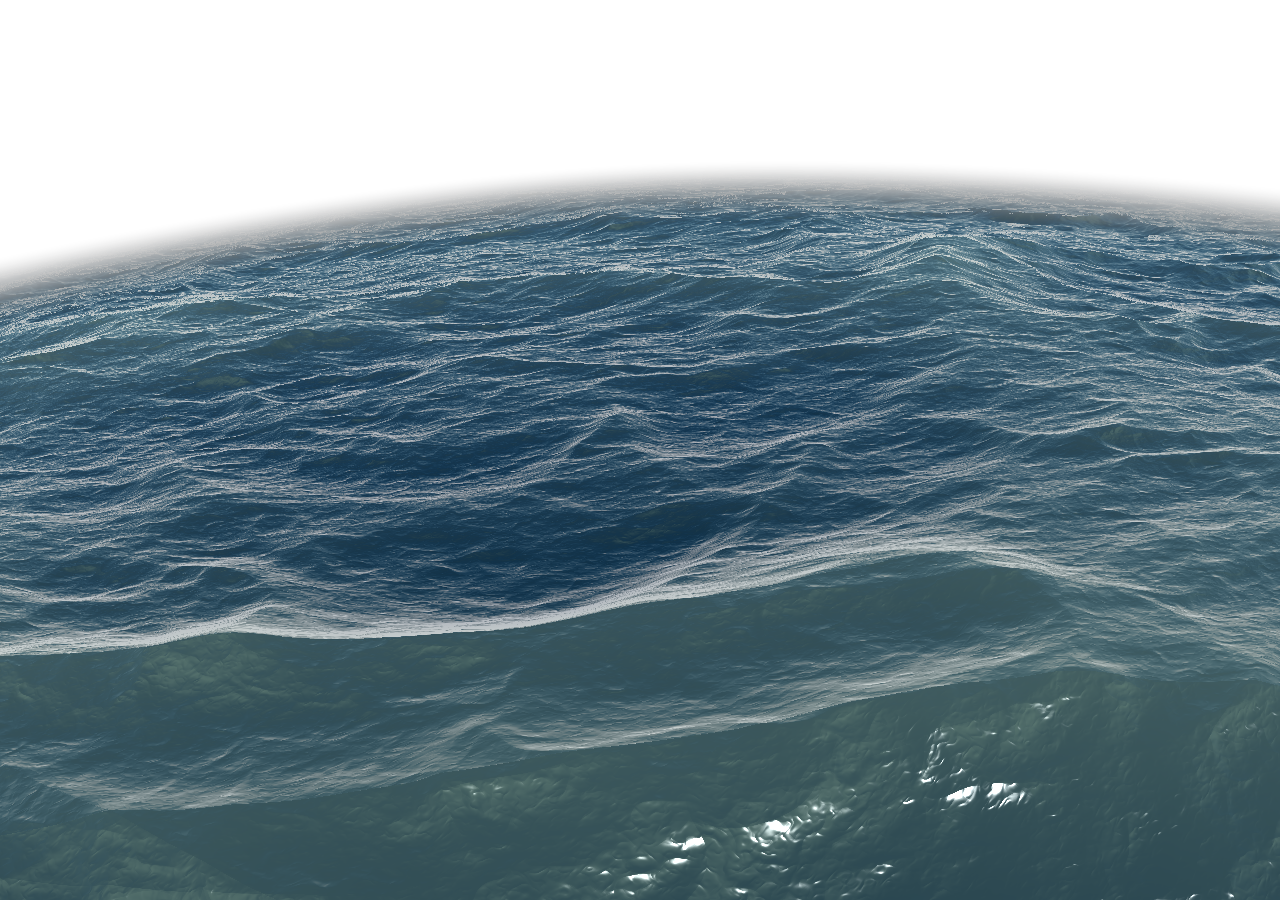
<file: seascape/index.html>
<!DOCTYPE html>
<html lang="en">
<head>
    <meta charset="UTF-8">
    <meta name="viewport" content="width=device-width, initial-scale=1.0">
    <title>Seascape</title>
    <link rel="stylesheet" href="../cef-overlay.css">
    <style>
        body {
            background-color: transparent !important;
            margin: 0;
            overflow: hidden;
        }
        canvas {
            width: 100vw;
            height: 100vh;
            display: block;
            background: transparent !important;
        }
    </style>
</head>
<body>
    <canvas id="canvas"></canvas>

    <!-- Vertex Shader -->
    <script id="vertex-shader" type="x-shader/x-vertex">#version 300 es
    in vec2 position;
    void main() {
        gl_Position = vec4(position, 0.0, 1.0);
    }
    </script>

    <!-- Fragment Shader -->
    <script id="fragment-shader" type="x-shader/x-fragment">#version 300 es
    precision highp float;
    out vec4 fragColor;
    
    uniform float iTime;
    uniform vec3 iResolution;
    
    /*
     * "Seascape" by Alexander Alekseev aka TDM - 2014
     * License Creative Commons Attribution-NonCommercial-ShareAlike 3.0 Unported License.
     * Adapted to make the sky transparent for CEF overlays
     */
    
    const int NUM_STEPS = 8;
    const float PI      = 3.141592;
    const float EPSILON = 1e-3;
    #define EPSILON_NRM (0.1 / iResolution.x)
    
    // sea
    const int ITER_GEOMETRY = 3;
    const int ITER_FRAGMENT = 5;
    const float SEA_HEIGHT = 0.6;
    const float SEA_CHOPPY = 4.0;
    const float SEA_SPEED = 0.8;
    const float SEA_FREQ = 0.16;
    const vec3 SEA_BASE = vec3(0.1,0.19,0.22);
    const vec3 SEA_WATER_COLOR = vec3(0.8,0.9,0.6);
    #define SEA_TIME (1.0 + iTime * SEA_SPEED)
    const mat2 octave_m = mat2(1.6,1.2,-1.2,1.6);
    
    // math
    mat3 fromEuler(vec3 ang) {
        vec2 a1 = vec2(sin(ang.x),cos(ang.x));
        vec2 a2 = vec2(sin(ang.y),cos(ang.y));
        vec2 a3 = vec2(sin(ang.z),cos(ang.z));
        mat3 m;
        m[0] = vec3(a1.y*a3.y+a1.x*a2.x*a3.x,a1.y*a2.x*a3.x+a3.y*a1.x,-a2.y*a3.x);
        m[1] = vec3(-a2.y*a1.x,a1.y*a2.y,a2.x);
        m[2] = vec3(a3.y*a1.x*a2.x+a1.y*a3.x,a1.x*a3.x-a1.y*a3.y*a2.x,a2.y*a3.y);
        return m;
    }
    
    float hash( vec2 p ) {
        float h = dot(p,vec2(127.1,311.7)); 
        return fract(sin(h)*43758.5453123);
    }
    
    float noise( in vec2 p ) {
        vec2 i = floor( p );
        vec2 f = fract( p );    
        vec2 u = f*f*(3.0-2.0*f);
        return -1.0+2.0*mix( mix( hash( i + vec2(0.0,0.0) ), 
                         hash( i + vec2(1.0,0.0) ), u.x),
                    mix( hash( i + vec2(0.0,1.0) ), 
                         hash( i + vec2(1.0,1.0) ), u.x), u.y);
    }
    
    // lighting
    float diffuse(vec3 n,vec3 l,float p) {
        return pow(dot(n,l) * 0.4 + 0.6,p);
    }
    
    float specular(vec3 n,vec3 l,vec3 e,float s) {    
        float nrm = (s + 8.0) / (PI * 8.0);
        return pow(max(dot(reflect(e,n),l),0.0),s) * nrm;
    }
    
    // sky
    vec3 getSkyColor(vec3 e) {
        e.y = max(e.y,0.0);
        return vec3(pow(1.0-e.y,2.0), 1.0-e.y, 0.6+(1.0-e.y)*0.4);
    }
    
    // sea
    float sea_octave(vec2 uv, float choppy) {
        uv += noise(uv);        
        vec2 wv = 1.0-abs(sin(uv));
        vec2 swv = abs(cos(uv));    
        wv = mix(wv,swv,wv);
        return pow(1.0-pow(wv.x * wv.y,0.65),choppy);
    }
    
    float map(vec3 p) {
        float freq = SEA_FREQ;
        float amp = SEA_HEIGHT;
        float choppy = SEA_CHOPPY;
        vec2 uv = p.xz; uv.x *= 0.75;
        
        float d, h = 0.0;    
        for(int i = 0; i < ITER_GEOMETRY; i++) {        
            d = sea_octave((uv+SEA_TIME)*freq,choppy);
            d += sea_octave((uv-SEA_TIME)*freq,choppy);
            h += d * amp;        
            uv *= octave_m; freq *= 1.9; amp *= 0.22;
            choppy = mix(choppy,1.0,0.2);
        }
        return p.y - h;
    }
    
    float map_detailed(vec3 p) {
        float freq = SEA_FREQ;
        float amp = SEA_HEIGHT;
        float choppy = SEA_CHOPPY;
        vec2 uv = p.xz; uv.x *= 0.75;
        
        float d, h = 0.0;    
        for(int i = 0; i < ITER_FRAGMENT; i++) {        
            d = sea_octave((uv+SEA_TIME)*freq,choppy);
            d += sea_octave((uv-SEA_TIME)*freq,choppy);
            h += d * amp;        
            uv *= octave_m; freq *= 1.9; amp *= 0.22;
            choppy = mix(choppy,1.0,0.2);
        }
        return p.y - h;
    }
    
    vec3 getSeaColor(vec3 p, vec3 n, vec3 l, vec3 eye, vec3 dist) {  
        float fresnel = clamp(1.0 - dot(n,-eye), 0.0, 1.0);
        fresnel = pow(fresnel,3.0) * 0.65;
            
        vec3 reflected = getSkyColor(reflect(eye,n));    
        vec3 refracted = SEA_BASE + diffuse(n,l,80.0) * SEA_WATER_COLOR * 0.12; 
        
        vec3 color = mix(refracted,reflected,fresnel);
        
        float atten = max(1.0 - dot(dist,dist) * 0.001, 0.0);
        color += SEA_WATER_COLOR * (p.y - SEA_HEIGHT) * 0.18 * atten;
        
        color += vec3(specular(n,l,eye,60.0));
        
        return color;
    }
    
    // tracing
    vec3 getNormal(vec3 p, float eps) {
        vec3 n;
        n.y = map_detailed(p);    
        n.x = map_detailed(vec3(p.x+eps,p.y,p.z)) - n.y;
        n.z = map_detailed(vec3(p.x,p.y,p.z+eps)) - n.y;
        n.y = eps;
        return normalize(n);
    }
    
    float heightMapTracing(vec3 ori, vec3 dir, out vec3 p) {  
        float tm = 0.0;
        float tx = 1000.0;    
        float hx = map(ori + dir * tx);
        if(hx > 0.0) return tx;   
        float hm = map(ori + dir * tm);    
        float tmid = 0.0;
        for(int i = 0; i < NUM_STEPS; i++) {
            tmid = mix(tm,tx, hm/(hm-hx));                   
            p = ori + dir * tmid;                   
            float hmid = map(p);
            if(hmid < 0.0) {
                tx = tmid;
                hx = hmid;
            } else {
                tm = tmid;
                hm = hmid;
            }
        }
        return tmid;
    }
    
    void main() {
        vec2 uv = gl_FragCoord.xy / iResolution.xy;
        uv = uv * 2.0 - 1.0;
        uv.x *= iResolution.x / iResolution.y;    
        float time = iTime * 0.3;
            
        // ray
        vec3 ang = vec3(sin(time*3.0)*0.1,sin(time)*0.2+0.3,time);    
        vec3 ori = vec3(0.0,3.5,time*5.0);
        vec3 dir = normalize(vec3(uv.xy,-2.0)); dir.z += length(uv) * 0.15;
        dir = normalize(dir) * fromEuler(ang);
        
        // tracing
        vec3 p;
        heightMapTracing(ori,dir,p);
        vec3 dist = p - ori;
        vec3 n = getNormal(p, dot(dist,dist) * EPSILON_NRM);
        vec3 light = normalize(vec3(0.0,1.0,0.8)); 
                 
        // color
        vec3 color = mix(
            getSkyColor(dir),
            getSeaColor(p,n,light,dir,dist),
            pow(smoothstep(0.0,-0.05,dir.y),0.3));
            
        // Make the sky transparent
        float alpha = 1.0;
        if (dir.y > 0.0) {
            alpha = 0.0;
        } else {
            // Smoothly fade alpha to 0 near the horizon to avoid a hard edge
            alpha = smoothstep(0.0, 0.08, -dir.y);
        }
        
        fragColor = vec4(pow(color,vec3(0.75)), alpha);
    }
    </script>

    <!-- JS Runner -->
    <script>
        var canvas, gl, program;
        var startTime;

        window.onload = function() {
            canvas = document.getElementById('canvas');
            gl = canvas.getContext('webgl2', { alpha: true, premultipliedAlpha: false });
            if (!gl) {
                console.error("WebGL 2 not supported in this environment");
                return;
            }

            // Compile shaders
            var vsSource = document.getElementById('vertex-shader').textContent;
            var fsSource = document.getElementById('fragment-shader').textContent;

            var vs = gl.createShader(gl.VERTEX_SHADER);
            gl.shaderSource(vs, vsSource);
            gl.compileShader(vs);
            if (!gl.getShaderParameter(vs, gl.COMPILE_STATUS)) {
                console.error("VS error:", gl.getShaderInfoLog(vs));
            }

            var fs = gl.createShader(gl.FRAGMENT_SHADER);
            gl.shaderSource(fs, fsSource);
            gl.compileShader(fs);
            if (!gl.getShaderParameter(fs, gl.COMPILE_STATUS)) {
                console.error("FS error:", gl.getShaderInfoLog(fs));
            }

            program = gl.createProgram();
            gl.attachShader(program, vs);
            gl.attachShader(program, fs);
            gl.linkProgram(program);

            var vertices = new Float32Array([
                -1, -1,
                 1, -1,
                -1,  1,
                -1,  1,
                 1, -1,
                 1,  1
            ]);

            var buffer = gl.createBuffer();
            gl.bindBuffer(gl.ARRAY_BUFFER, buffer);
            gl.bufferData(gl.ARRAY_BUFFER, vertices, gl.STATIC_DRAW);

            var positionLoc = gl.getAttribLocation(program, "position");
            gl.enableVertexAttribArray(positionLoc);
            gl.vertexAttribPointer(positionLoc, 2, gl.FLOAT, false, 0, 0);

            startTime = Date.now();
            resize();
            window.addEventListener('resize', resize);

            requestAnimationFrame(render);
        };

        function resize() {
            canvas.width = window.innerWidth * window.devicePixelRatio;
            canvas.height = window.innerHeight * window.devicePixelRatio;
            gl.viewport(0, 0, canvas.width, canvas.height);
        }

        function render() {
            gl.clearColor(0.0, 0.0, 0.0, 0.0);
            gl.clear(gl.COLOR_BUFFER_BIT);

            gl.useProgram(program);

            // Pass Uniforms
            var timeLoc = gl.getUniformLocation(program, "iTime");
            var resLoc = gl.getUniformLocation(program, "iResolution");

            gl.uniform1f(timeLoc, (Date.now() - startTime) / 1000.0);
            gl.uniform3f(resLoc, canvas.width, canvas.height, 1.0);

            gl.drawArrays(gl.TRIANGLES, 0, 6);

            requestAnimationFrame(render);
        }
    </script>
</body>
</html>
</file>
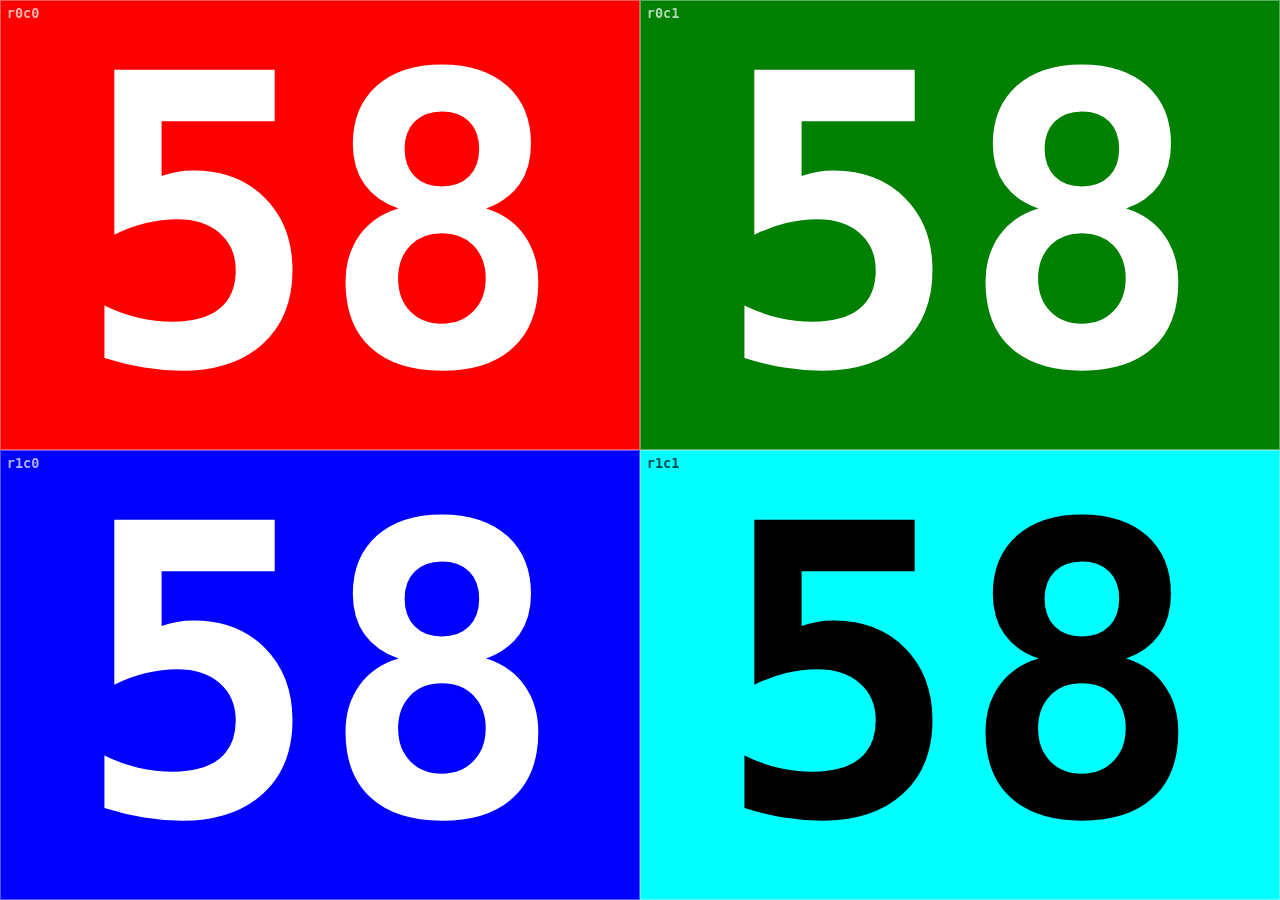
<file: sync-grid/index.html>
<!DOCTYPE html>
<html lang="en">
<head>
    <meta charset="UTF-8">
    <meta name="viewport" content="width=device-width, initial-scale=1.0">
    <title>Sync Grid</title>
    <link rel="stylesheet" href="../cef-overlay.css">
    <style>
        /* Opaque by design: this pattern proves alignment between physical
           regions of a downstream mapping, so it must not blend with anything
           behind it. */
        html, body {
            background: #000 !important;
            background-color: #000 !important;
        }

        #grid {
            position: fixed;
            top: 0;
            left: 0;
            width: 100vw;
            height: 100vh;
            display: grid;
        }

        .cell {
            container-type: size;
            position: relative;
            display: flex;
            align-items: center;
            justify-content: center;
            outline: 1px solid rgba(255, 255, 255, 0.35);
            outline-offset: -1px;
        }

        .cell .counter {
            font-family: Consolas, 'DejaVu Sans Mono', 'Liberation Mono', monospace;
            font-weight: 700;
            font-size: 90cqh;
            line-height: 1;
        }

        .cell .index {
            position: absolute;
            top: 0.4em;
            left: 0.5em;
            font-family: Consolas, 'DejaVu Sans Mono', 'Liberation Mono', monospace;
            font-size: clamp(10px, 3cqh, 28px);
            font-weight: 600;
            opacity: 0.7;
        }
    </style>
</head>
<body>
    <div id="grid"></div>

    <script>
    /* ------------------------------------------------------------------------
     * Sync Grid — reveals misalignment or timing drift between regions of a
     * screen when it is being split, warped, or re-composited downstream
     * (e.g. projector/LED mapping, multi-output blending).
     *
     * Every cell renders the same frame counter (00-99, wrapping, incrementing
     * once per rendered frame) at 90% of its own cell height. If two mapped
     * regions ever show a different number at the same instant, or the
     * numbers land at different heights, the mapping is misaligned.
     *
     * Query string:
     *   rows=<n>   number of grid rows    (default 2)
     *   cols=<n>   number of grid columns (default 2)
     * --------------------------------------------------------------------- */

    'use strict';

    const P = new URLSearchParams(location.search);
    const clampInt = (v, fallback, min, max) => {
        const n = parseInt(v, 10);
        return Number.isFinite(n) ? Math.min(max, Math.max(min, n)) : fallback;
    };
    const rows = clampInt(P.get('rows'), 2, 1, 32);
    const cols = clampInt(P.get('cols'), 2, 1, 32);

    /* Background lookup by cell index modulo 9, with a matching readable
     * foreground for each. */
    const PALETTE = [
        { bg: 'red',     fg: '#fff' },
        { bg: 'green',   fg: '#fff' },
        { bg: 'blue',    fg: '#fff' },
        { bg: 'cyan',    fg: '#000' },
        { bg: 'magenta', fg: '#fff' },
        { bg: 'yellow',  fg: '#000' },
        { bg: 'black',   fg: '#fff' },
        { bg: 'grey',    fg: '#000' },
        { bg: 'orange',  fg: '#000' }
    ];

    const grid = document.getElementById('grid');
    grid.style.gridTemplateRows = `repeat(${rows}, 1fr)`;
    grid.style.gridTemplateColumns = `repeat(${cols}, 1fr)`;

    const counters = [];
    for (let i = 0; i < rows * cols; i++) {
        const { bg, fg } = PALETTE[i % PALETTE.length];
        const cell = document.createElement('div');
        cell.className = 'cell';
        cell.style.background = bg;
        cell.style.color = fg;

        const index = document.createElement('div');
        index.className = 'index';
        index.textContent = `r${Math.floor(i / cols)}c${i % cols}`;
        cell.appendChild(index);

        const counter = document.createElement('div');
        counter.className = 'counter';
        counter.textContent = '00';
        cell.appendChild(counter);

        grid.appendChild(cell);
        counters.push(counter);
    }

    let frame = 0;
    function tick() {
        frame = (frame + 1) % 100;
        const text = frame < 10 ? `0${frame}` : `${frame}`;
        for (const c of counters) c.textContent = text;
        requestAnimationFrame(tick);
    }
    requestAnimationFrame(tick);
    </script>
</body>
</html>
</file>
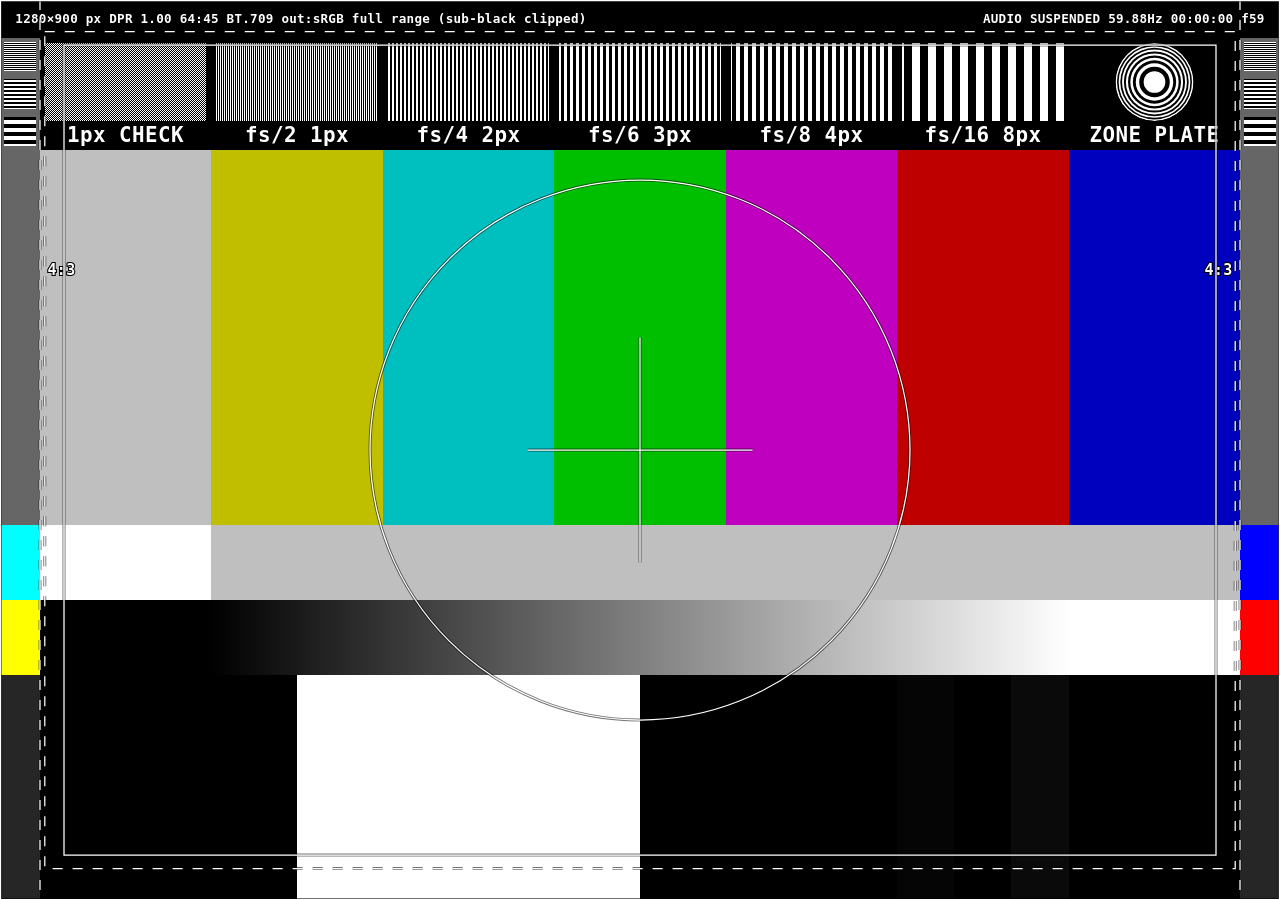
<file: test-card/index.html>
<!DOCTYPE html>
<html lang="en">
<head>
    <meta charset="UTF-8">
    <meta name="viewport" content="width=device-width, initial-scale=1.0">
    <title>Test Card</title>
    <link rel="stylesheet" href="../cef-overlay.css">
    <style>
        /* The test card is deliberately opaque: it is a reference, not a key source. */
        html, body {
            background: #000 !important;
            background-color: #000 !important;
        }
        #card {
            position: fixed;
            top: 0;
            left: 0;
            width: 100vw;
            height: 100vh;
            display: block;
            pointer-events: none;
            font-family: Consolas, 'DejaVu Sans Mono', 'Liberation Mono', monospace;
            font-weight: 600;
        }
    </style>
</head>
<body>
    <svg id="card" xmlns="http://www.w3.org/2000/svg"></svg>

    <script>
    /* ------------------------------------------------------------------------
     * Dynamically-built multiformat test card.
     *
     *   Architecture .......... ITU-R BT.1729   (16:9 native, 4:3 centre-cut safe,
     *                                            SD -> UHD, resolution-dependent detail)
     *   Bars / PLUGE .......... SMPTE RP 219-1  (== ARIB STD-B28 pattern 1)
     *   A/V sync + stereo ID .. EBU Tech 3325 / 3304 style
     *
     * Everything is generated as SVG at the exact device-pixel resolution of the
     * viewport, so the high-frequency gratings land on real pixel boundaries.
     *
     * Query string flags (bare, order-independent) — e.g. "?2020&sync":
     *   601 | 601-625 | ebu | 709 | 2020   force the colourimetry (default: auto)
     *   sync        EBU 3325 sync-flash variant instead of the stereo ID tone
     *   legal       map 0..100% video to 16..235 so sub-black PLUGE is visible
     *   srgb        force sRGB output even on a wide-gamut display
     *   mute        build the picture only, no audio
     *   nomarkers   omit the safe-area / centre-cut overlay
     *   noosd       omit every burned-in caption; the identification strip's
     *               twelfth goes back to the colour bars
     * --------------------------------------------------------------------- */

    'use strict';

    const P = new URLSearchParams(location.search);
    const OPT = {
        sync:      P.has('sync'),
        legal:     P.has('legal'),
        forceSrgb: P.has('srgb'),
        mute:      P.has('mute'),
        markers:   !P.has('nomarkers'),
        osd:       !P.has('noosd')
    };

    /* ===================== colourimetry ===================================== */

    const D65 = [0.3127, 0.3290];
    const SPACES = {
        '601':     { id: '601',     label: 'BT.601 525 (SMPTE 170M)', r: [0.630, 0.340], g: [0.310, 0.595], b: [0.155, 0.070], w: D65 },
        '601-625': { id: '601-625', label: 'BT.601 625 (EBU 3213)',   r: [0.640, 0.330], g: [0.290, 0.600], b: [0.150, 0.060], w: D65 },
        '709':     { id: '709',     label: 'BT.709',                  r: [0.640, 0.330], g: [0.300, 0.600], b: [0.150, 0.060], w: D65 },
        '2020':    { id: '2020',    label: 'BT.2020',                 r: [0.708, 0.292], g: [0.170, 0.797], b: [0.131, 0.046], w: D65 }
    };
    SPACES.ebu = SPACES['601-625'];

    function mat3mulv(m, v) {
        return [
            m[0][0] * v[0] + m[0][1] * v[1] + m[0][2] * v[2],
            m[1][0] * v[0] + m[1][1] * v[1] + m[1][2] * v[2],
            m[2][0] * v[0] + m[2][1] * v[1] + m[2][2] * v[2]
        ];
    }

    function mat3inv(m) {
        const [a, b, c] = m[0], [d, e, f] = m[1], [g, h, i] = m[2];
        const A = e * i - f * h, B = -(d * i - f * g), C = d * h - e * g;
        const det = a * A + b * B + c * C;
        return [
            [A / det, -(b * i - c * h) / det,  (b * f - c * e) / det],
            [B / det,  (a * i - c * g) / det, -(a * f - c * d) / det],
            [C / det, -(a * h - b * g) / det,  (a * e - b * d) / det]
        ];
    }

    /* RGB(linear) -> XYZ for a set of primaries + white point (Lindbloom). */
    function rgbToXyzMatrix(s) {
        const cols = [s.r, s.g, s.b].map(([x, y]) => [x / y, 1, (1 - x - y) / y]);
        const M = [0, 1, 2].map(row => cols.map(col => col[row]));
        const W = [s.w[0] / s.w[1], 1, (1 - s.w[0] - s.w[1]) / s.w[1]];
        const S = mat3mulv(mat3inv(M), W);
        return M.map(row => row.map((v, k) => v * S[k]));
    }

    const M709 = rgbToXyzMatrix(SPACES['709']);      // == sRGB primaries
    const M709_INV = mat3inv(M709);
    const M2020_INV = mat3inv(rgbToXyzMatrix(SPACES['2020']));

    const clamp01 = v => v < 0 ? 0 : v > 1 ? 1 : v;
    const sgnPow = (v, e) => (v < 0 ? -1 : 1) * Math.pow(Math.abs(v), e);

    /* sRGB EOTF, extended symmetrically so out-of-gamut values survive. */
    function srgbEotf(v) {
        const a = Math.abs(v), s = v < 0 ? -1 : 1;
        return s * (a <= 0.04045 ? a / 12.92 : Math.pow((a + 0.055) / 1.055, 2.4));
    }

    const A2020 = 1.09929682680944, B2020 = 0.018053968510807;
    const oetf2020 = l => l < B2020 ? 4.5 * l : A2020 * Math.pow(l, 0.45) - (A2020 - 1);

    /* 0..100% video code -> 0..1 display code. Legal range keeps sub-black alive. */
    const toCode = v => OPT.legal ? (16 + v * 219) / 255 : v;

    /* Neutral video level. Identical in all three spaces (shared D65 white point),
     * so it is emitted verbatim — the PLUGE and greyscale stay bit-exact. */
    function level(v) {
        const n = Math.round(clamp01(toCode(v)) * 255);
        return 'rgb(' + n + ',' + n + ',' + n + ')';
    }

    let SPACE = SPACES['709'];
    let M_SRC = M709;
    let WIDE = false;

    /* Chromatic element. Gamut conversion happens in linear light with a matched
     * transfer in and out, so BT.709 in a BT.709 card is a bit-exact identity and
     * neutrals never drift. */
    function chroma(code) {
        const lin = code.map(v => Math.pow(Math.max(0, v), 2.4));
        const lin709 = mat3mulv(M709_INV, mat3mulv(M_SRC, lin));
        const c709 = lin709.map(v => toCode(sgnPow(v, 1 / 2.4)));
        if (!WIDE) {
            return 'rgb(' + c709.map(v => Math.round(clamp01(v) * 255)).join(',') + ')';
        }
        /* Wide-gamut output: reproduce the same intended display light without
         * clipping it into sRGB on the way. */
        const disp = c709.map(srgbEotf);
        const l2020 = mat3mulv(M2020_INV, mat3mulv(M709, disp));
        return 'color(rec2020 ' + l2020.map(v => oetf2020(clamp01(v)).toFixed(5)).join(' ') + ')';
    }

    /* ===================== SVG helpers ====================================== */

    const NS = 'http://www.w3.org/2000/svg';
    const svg = document.getElementById('card');

    function el(tag, attrs, parent) {
        const n = document.createElementNS(NS, tag);
        for (const k in attrs) n.setAttribute(k, attrs[k]);
        (parent || svg).appendChild(n);
        return n;
    }

    function rect(x, y, w, h, fill, parent) {
        return el('rect', { x: x, y: y, width: Math.max(0, w), height: Math.max(0, h),
                            fill: fill, 'shape-rendering': 'crispEdges' }, parent);
    }

    function text(x, y, str, size, fill, anchor, parent) {
        const t = el('text', {
            x: x, y: y, 'font-size': size, fill: fill || '#fff',
            'text-anchor': anchor || 'middle', 'dominant-baseline': 'middle',
            stroke: '#000', 'stroke-width': Math.max(1, size * 0.14),
            'paint-order': 'stroke fill', 'letter-spacing': size * 0.02
        }, parent);
        t.textContent = str;
        return t;
    }

    /* ===================== geometry ========================================= */

    let W = 0, H = 0, dpr = 1;
    let BAR = 0, COL = null;
    let clockText = null;

    function build() {
        dpr = window.devicePixelRatio || 1;
        W = Math.max(64, Math.round(window.innerWidth * dpr));
        H = Math.max(64, Math.round(window.innerHeight * dpr));

        /* Auto colourimetry from the real resolution, overridable by the query string. */
        let key = null;
        for (const k of ['2020', '709', '601-625', 'ebu', '601']) if (P.has(k)) { key = k; break; }
        const auto = (W >= 3840 || H >= 2160) ? '2020'
                   : (W <= 1024 || H <= 576)  ? '601'
                   : '709';
        SPACE = SPACES[key || auto];
        M_SRC = rgbToXyzMatrix(SPACE);
        WIDE = !OPT.forceSrgb
            && window.CSS && CSS.supports('color', 'color(rec2020 0 0 0)')
            && matchMedia('(color-gamut: p3)').matches;

        while (svg.firstChild) svg.removeChild(svg.firstChild);
        svg.setAttribute('viewBox', '0 0 ' + W + ' ' + H);
        svg.setAttribute('preserveAspectRatio', 'none');

        /* RP 219 works in twelfths of picture height. The 4:3 centre carries every
         * element that must survive a centre cut; the flanks are 16:9-only.
         * Every boundary is snapped to a whole device pixel so abutting blocks
         * neither overlap nor leave a seam. */
        const u = H / 12;
        const CW = Math.round(Math.min(4 * H / 3, W));   // 4:3 centre-cut width
        const X0 = Math.round((W - CW) / 2), X1 = X0 + CW;
        BAR = CW / 7;                                    // one colour-bar column
        COL = i => X0 + Math.round(i * BAR);             // snapped column edge

        /* Row heights in twelfths: 0.5 id + 1.5 detail + 5 bars + 1 + 1 + 3 = 12.
         * With the OSD off the strip's half-twelfth returns to the bars row. */
        const idU = OPT.osd ? 0.5 : 0;
        const edges = [0, idU, idU + 1.5, 7, 8, 9, OPT.sync ? 11 : 12, 12]
            .map(t => Math.round(t * u));
        const yId = edges[0], hId = edges[1] - edges[0];
        const yDet = edges[1], hDet = edges[2] - edges[1];
        const yBars = edges[2], hBars = edges[3] - edges[2];
        const yRowB = edges[3], hRowB = edges[4] - edges[3];
        const yRowC = edges[4], hRowC = edges[5] - edges[4];
        const yPluge = edges[5], hPluge = edges[6] - edges[5];
        const ySync = edges[6], hSync = edges[7] - edges[6];

        rect(0, 0, W, H, level(0));

        clockText = sweepBar = flashRect = null;
        if (OPT.osd) buildIdStrip(yId, hId);
        buildDetailBand(yDet, hDet, X0, X1);
        buildBars(yBars, hBars);
        buildRowB(yRowB, hRowB, X0, X1);
        buildRowC(yRowC, hRowC, X0, X1);
        buildPluge(yPluge, hPluge, X0, X1);
        if (OPT.markers) buildMarkers();
        if (OPT.sync) buildSyncStrip(ySync, hSync);
    }

    /* ---- identification strip --------------------------------------------- */

    function gcd(a, b) { return b ? gcd(b, a % b) : a; }

    function buildIdStrip(y, h) {
        rect(0, y, W, h, level(0));
        const g = gcd(W, H);
        const ar = (W / g <= 64 && H / g <= 64) ? (W / g + ':' + H / g)
                                                : (W / H).toFixed(2) + ':1';
        const left = W + '×' + H + ' px  DPR ' + dpr.toFixed(2) + '  ' + ar
                   + '  ' + SPACE.label + '  out:' + (WIDE ? 'rec2020' : 'sRGB')
                   + '  ' + (OPT.legal ? '16-235 legal range'
                                       : 'full range (sub-black clipped)');
        const size = Math.min(h * 0.66, (W * 0.46) / (0.60 * Math.max(left.length, 40)));
        text(W * 0.012, y + h / 2, left, size, '#fff', 'start');
        clockText = text(W * 0.988, y + h / 2, '', size, '#fff', 'end');
    }

    /* ---- BT.1729 resolution / detail band ---------------------------------- */

    function grating(defs, id, period, horizontal) {
        const on = period / 2;
        const p = el('pattern', {
            id: id, patternUnits: 'userSpaceOnUse',
            width: horizontal ? 8 : period, height: horizontal ? period : 8
        }, defs);
        rect(0, 0, horizontal ? 8 : period, horizontal ? period : 8, level(0), p);
        rect(0, 0, horizontal ? 8 : on, horizontal ? on : 8, level(1), p);
        return 'url(#' + id + ')';
    }

    function checkerboard(defs, id) {
        const p = el('pattern', { id: id, patternUnits: 'userSpaceOnUse', width: 2, height: 2 }, defs);
        rect(0, 0, 2, 2, level(0), p);
        rect(0, 0, 1, 1, level(1), p);
        rect(1, 1, 1, 1, level(1), p);
        return 'url(#' + id + ')';
    }

    /* Fresnel zone plate: rings at r = R*sqrt(n/N) thin out towards the rim, so the
     * outer edge runs into the sampling limit and reveals aliasing / bad scaling. */
    function zonePlate(cx, cy, R, parent) {
        const g = el('g', { 'shape-rendering': 'auto' }, parent);
        rect(cx - R, cy - R, R * 2, R * 2, level(0), g);
        const N = Math.max(4, Math.min(220, Math.round(R / 3)));
        const clip = el('clipPath', { id: 'zpclip' }, g);
        el('circle', { cx: cx, cy: cy, r: R }, clip);
        const inner = el('g', { 'clip-path': 'url(#zpclip)' }, g);
        for (let n = N; n >= 1; n--) {
            el('circle', { cx: cx, cy: cy, r: R * Math.sqrt(n / N),
                           fill: level(n % 2 ? 1 : 0) }, inner);
        }
    }

    function buildDetailBand(y, h, X0, X1) {
        const defs = el('defs', {});
        rect(0, y, W, h, level(0.40));

        const labH = OPT.osd ? Math.round(h * 0.26) : 0, gh = h - labH;
        const cells = [
            { kind: 'check',                    label: '1px CHECK' },
            { kind: 'grat', period: 2,          label: 'fs/2  1px' },
            { kind: 'grat', period: 4,          label: 'fs/4  2px' },
            { kind: 'grat', period: 6,          label: 'fs/6  3px' },
            { kind: 'grat', period: 8,          label: 'fs/8  4px' },
            { kind: 'grat', period: 16,         label: 'fs/16 8px' },
            { kind: 'zone',                     label: 'ZONE PLATE' }
        ];
        const fs = Math.min(labH * 0.72, BAR / (0.62 * 10));

        cells.forEach((c, i) => {
            const x = COL(i), bw = COL(i + 1) - x;
            rect(x, y, bw, h, level(0));
            const pad = Math.max(1, Math.round(bw * 0.03));
            const cw = bw - pad * 2, ch = gh - pad;
            if (c.kind === 'check') {
                rect(x + pad, y + pad, cw, ch, checkerboard(defs, 'chk'));
            } else if (c.kind === 'grat') {
                rect(x + pad, y + pad, cw, ch,
                     grating(defs, 'gv' + c.period, c.period, false));
            } else {
                zonePlate(x + bw / 2, y + pad + ch / 2, Math.min(cw, ch) / 2);
            }
            if (OPT.osd) text(x + bw / 2, y + gh + labH / 2, c.label, fs, '#fff');
        });

        /* Flanks (16:9-only) get horizontal gratings — the vertical-resolution check. */
        const sw = X0;
        if (sw > 8) {
            [2, 4, 8].forEach((period, i) => {
                const by = y + Math.round(i * h / 3);
                const bh = y + Math.round((i + 1) * h / 3) - by;
                const pad = Math.max(1, Math.round(bh * 0.10));
                const f = grating(defs, 'gh' + period, period, true);
                rect(pad, by + pad, sw - pad * 2, bh - pad * 2, f);
                rect(X1 + pad, by + pad, sw - pad * 2, bh - pad * 2, f);
            });
        }
    }

    /* ---- RP 219 row a: 75% colour bars, 40% grey flanks --------------------- */

    const BARS75 = [
        [0.75, 0.75, 0.75], [0.75, 0.75, 0], [0, 0.75, 0.75], [0, 0.75, 0],
        [0.75, 0, 0.75],    [0.75, 0, 0],    [0, 0, 0.75]
    ];

    function buildBars(y, h) {
        rect(0, y, W, h, level(0.40));
        BARS75.forEach((c, i) => rect(COL(i), y, COL(i + 1) - COL(i), h, chroma(c)));
    }

    /* ---- RP 219 row b: 100% cyan / 100% white / 75% white / 100% blue ------- */

    function buildRowB(y, h, X0, X1) {
        rect(0, y, W, h, chroma([0, 1, 1]));
        rect(X1, y, W - X1, h, chroma([0, 0, 1]));
        rect(COL(0), y, COL(1) - COL(0), h, level(1));
        rect(COL(1), y, COL(7) - COL(1), h, level(0.75));
    }

    /* ---- RP 219 row c: 100% yellow / black / Y-ramp / 100% white / 100% red -- */

    function buildRowC(y, h, X0, X1) {
        rect(0, y, W, h, chroma([1, 1, 0]));
        rect(X1, y, W - X1, h, chroma([1, 0, 0]));
        rect(COL(0), y, COL(1) - COL(0), h, level(0));

        const defs = el('defs', {});
        const lg = el('linearGradient', { id: 'yramp', x1: '0', y1: '0', x2: '1', y2: '0' }, defs);
        el('stop', { offset: '0', 'stop-color': level(0) }, lg);
        el('stop', { offset: '1', 'stop-color': level(1) }, lg);
        rect(COL(1), y, COL(6) - COL(1), h, 'url(#yramp)');

        rect(COL(6), y, COL(7) - COL(6), h, level(1));
    }

    /* ---- RP 219 row d: black / white reference and the PLUGE ---------------- */

    function buildPluge(y, h, X0, X1) {
        rect(0, y, W, h, level(0.15));
        /* Widths in bar-column units, summing to exactly 7 (ARIB STD-B28
         * k, g, h, i, j, i, j, i, m = 309, 411, 171, 69, 68, 69, 68, 69, 206
         * samples at 1920x1080). */
        const seq = [
            [1.5,     0],
            [2,       1],
            [5 / 6,   0],
            [1 / 3,  -0.02],
            [1 / 3,   0],
            [1 / 3,   0.02],
            [1 / 3,   0],
            [1 / 3,   0.04],
            [1,       0]
        ];
        let acc = 0;
        for (const [wUnits, lvl] of seq) {
            const x = X0 + Math.round(acc * BAR);
            acc += wUnits;
            rect(x, y, X0 + Math.round(acc * BAR) - x, h, level(lvl));
        }
    }

    /* ---- BT.1729 centre-cut, safe area and geometry markers ---------------- */

    function marker(d, dash) {
        el('path', { d: d, fill: 'none', stroke: '#000', 'stroke-width': Math.max(3, H / 360),
                     'stroke-dasharray': dash || 'none', opacity: 0.55 });
        el('path', { d: d, fill: 'none', stroke: '#fff', 'stroke-width': Math.max(1, H / 720),
                     'stroke-dasharray': dash || 'none' });
    }

    function box(inset, dash) {
        const x = W * inset, yy = H * inset;
        marker('M' + x + ' ' + yy + 'H' + (W - x) + 'V' + (H - yy) + 'H' + x + 'Z', dash);
    }

    function buildMarkers() {
        const cx = W / 2, cy = H / 2;
        const dash = Math.max(4, H / 90) + ' ' + Math.max(4, H / 90);

        /* Aspect-ratio centre-cut lines, widest first. Labels are staggered down the
         * bars row so they stay legible and clear of the detail band. */
        [[16 / 9, '16:9'], [14 / 9, '14:9'], [4 / 3, '4:3']].forEach(([ar, name], i) => {
            const w = H * ar;
            if (w >= W - 1) return;
            const x = Math.round((W - w) / 2);
            marker('M' + x + ' 0V' + H + 'M' + (W - x) + ' 0V' + H, dash);
            if (!OPT.osd) return;
            const fs = Math.max(8, H / 60);
            const ly = H * (0.21 + i * 0.045);
            text(x + fs * 0.5, ly, name, fs, '#fff', 'start');
            text(W - x - fs * 0.5, ly, name, fs, '#fff', 'end');
        });

        box(0.035, dash);                 // EBU R95 safe action
        box(0.05, null);                  // EBU R95 safe title
        marker('M0.5 0.5H' + (W - 0.5) + 'V' + (H - 0.5) + 'H0.5Z');   // 1px edge

        /* Centre cross plus a true circle — any non-square pixel shows here. */
        const arm = H / 8, r = H * 0.30;
        marker('M' + (cx - arm) + ' ' + cy + 'H' + (cx + arm) +
               'M' + cx + ' ' + (cy - arm) + 'V' + (cy + arm));
        const c1 = 'M' + (cx - r) + ' ' + cy + 'a' + r + ' ' + r + ' 0 1 0 ' + (2 * r) +
                   ' 0a' + r + ' ' + r + ' 0 1 0 ' + (-2 * r) + ' 0Z';
        marker(c1);
    }

    /* ---- EBU Tech 3325 sweep / flash strip ---------------------------------- */

    let sweepBar = null, flashRect = null;

    function buildSyncStrip(y, h) {
        rect(0, y, W, h, level(0));

        /* Fixed graticule: the tall centre tick is the coincidence point. */
        const tick = Math.max(2, Math.round(W / 1000));
        for (let i = 0; i <= 8; i++) {
            const tall = (i === 4);
            rect(Math.round(W * i / 8) - tick / 2, y, tick,
                 tall ? h : h * 0.28, level(tall ? 1 : 0.4));
        }
        if (OPT.osd) {
            const fs = Math.min(h * 0.30, W / 62);
            text(W / 2, y + h * 0.82, 'EBU 3325 SYNC — 1 kHz BLIP AT CENTRE', fs, '#c8c8c8');
        }
        const barY = OPT.osd ? h * 0.14 : h * 0.20;
        const barH = OPT.osd ? h * 0.52 : h * 0.60;
        sweepBar = rect(0, y + barY, Math.max(3, Math.round(W / 240)), barH, level(1));

        /* Drawn last so the one-frame flash covers the whole strip cleanly. */
        flashRect = rect(0, y, W, h, level(1));
        flashRect.setAttribute('opacity', '0');
    }

    /* ===================== audio ============================================ */

    /* EBU R68 alignment level: -18 dBFS *RMS* for a 1 kHz sine, which is -15
       dBFS peak. These gains are applied to an OscillatorNode, whose output is
       a +/-1 sine, so the gain is the peak — hence the sqrt(2). Setting it to
       the RMS figure directly, as this once did, lands 3 dB low. */
    const LEVEL = Math.SQRT2 * Math.pow(10, -18 / 20);   // -18 dBFS RMS, -15 dBFS peak
    const PERIOD = 2.0;                     // sweep period, seconds
    const BLIP = 0.040;                     // sync blip length, seconds

    let ctx = null, master = null, gateNext = 0, blipNext = 0, epoch = 0;
    let audioNote = 'MUTED';

    function initAudio() {
        if (OPT.mute) return;
        try {
            ctx = new (window.AudioContext || window.webkitAudioContext)();
        } catch (e) { audioNote = 'UNAVAILABLE'; return; }

        master = ctx.createGain();
        master.gain.value = 1;
        master.connect(ctx.destination);
        epoch = ctx.currentTime + 0.2;

        if (OPT.sync) {
            blipNext = epoch + PERIOD * 0.5;
            audioNote = 'SYNC FLASH';
        } else {
            buildStereoId();
            gateNext = epoch;
            audioNote = 'STEREO ID';
        }

        const kick = () => ctx.resume();
        ctx.resume();
        ['pointerdown', 'keydown', 'touchstart'].forEach(ev =>
            window.addEventListener(ev, kick, { passive: true }));
    }

    let gateGain = null;

    /* EBU 3304-style identification: continuous 1 kHz left, interrupted right. */
    function buildStereoId() {
        const merger = ctx.createChannelMerger(2);
        merger.connect(master);

        const oscL = ctx.createOscillator();
        oscL.frequency.value = 1000;
        const gL = ctx.createGain();
        gL.gain.value = LEVEL;
        oscL.connect(gL).connect(merger, 0, 0);
        oscL.start(epoch);

        const oscR = ctx.createOscillator();
        oscR.frequency.value = 1000;
        gateGain = ctx.createGain();
        gateGain.gain.value = LEVEL;
        oscR.connect(gateGain).connect(merger, 0, 1);
        oscR.start(epoch);
    }

    function scheduleStereoId(until) {
        while (gateNext < until) {
            const t = gateNext, g = gateGain.gain;
            g.setValueAtTime(LEVEL, t);
            g.setValueAtTime(LEVEL, t + 0.748);
            g.linearRampToValueAtTime(0, t + 0.750);
            g.setValueAtTime(0, t + 0.998);
            g.linearRampToValueAtTime(LEVEL, t + 1.000);
            gateNext += 1.0;
        }
    }

    function outputLatency() {
        return ctx.outputLatency || ctx.baseLatency || 0;
    }

    function scheduleBlips(until) {
        while (blipNext < until) {
            /* Fire early by the output latency so the sound leaves the speaker at the
             * same wall-clock instant the flash is presented. */
            const t = Math.max(ctx.currentTime, blipNext - outputLatency());
            const o = ctx.createOscillator();
            o.frequency.value = 1000;
            const g = ctx.createGain();
            g.gain.setValueAtTime(0, t);
            g.gain.linearRampToValueAtTime(LEVEL, t + 0.003);
            g.gain.setValueAtTime(LEVEL, t + BLIP - 0.003);
            g.gain.linearRampToValueAtTime(0, t + BLIP);
            o.connect(g).connect(master);
            o.start(t);
            o.stop(t + BLIP + 0.02);
            blipNext += PERIOD;
        }
    }

    /* ===================== run loop ========================================= */

    let frames = 0, refresh = 0, lastTs = 0, deltas = [];
    let lastAudio = -1, flashFrames = 0, started = performance.now();

    function frame(ts) {
        requestAnimationFrame(frame);
        frames++;

        if (lastTs) {
            const d = ts - lastTs;
            if (d > 1 && d < 100) {
                deltas.push(d);
                if (deltas.length > 90) deltas.shift();
                const s = deltas.slice().sort((a, b) => a - b);
                refresh = 1000 / s[s.length >> 1];
            }
        }
        lastTs = ts;

        if (ctx && ctx.state === 'running') {
            const now = ctx.currentTime, until = now + 1.5;
            if (OPT.sync) {
                scheduleBlips(until);
                const frameDur = refresh ? 1 / refresh : 1 / 60;
                const shown = now + frameDur;                 // this frame's display time
                const phase = (((shown - epoch) / PERIOD) % 1 + 1) % 1;
                if (sweepBar) sweepBar.setAttribute('x', phase * (W - +sweepBar.getAttribute('width')));

                if (lastAudio >= 0) {
                    const k0 = Math.floor((lastAudio - epoch) / PERIOD - 0.5);
                    const k1 = Math.floor((shown - epoch) / PERIOD - 0.5);
                    if (k1 > k0) flashFrames = 1;
                }
                lastAudio = shown;

                if (flashRect) {
                    flashRect.setAttribute('opacity', flashFrames > 0 ? '1' : '0');
                    if (flashFrames > 0) flashFrames--;
                }
            } else if (gateGain) {
                scheduleStereoId(until);
            }
        }

        if (clockText) {
            const secs = (performance.now() - started) / 1000;
            const hh = String(Math.floor(secs / 3600)).padStart(2, '0');
            const mm = String(Math.floor(secs / 60) % 60).padStart(2, '0');
            const ss = String(Math.floor(secs) % 60).padStart(2, '0');
            const state = ctx ? (ctx.state === 'running' ? audioNote : 'AUDIO ' + ctx.state.toUpperCase())
                              : audioNote;
            clockText.textContent = state + '  ' + (refresh ? refresh.toFixed(2) : '--.--')
                                  + 'Hz  ' + hh + ':' + mm + ':' + ss + '  f' + frames;
        }
    }

    /* ===================== bootstrap ======================================== */

    let resizeTimer = 0;
    function scheduleRebuild() {
        clearTimeout(resizeTimer);
        resizeTimer = setTimeout(build, 120);
    }
    window.addEventListener('resize', scheduleRebuild);
    try {
        /* Fires when the window moves to a display with a different pixel ratio. */
        matchMedia('(resolution: ' + (window.devicePixelRatio || 1) + 'dppx)')
            .addEventListener('change', scheduleRebuild);
    } catch (e) { /* older engines: the resize handler is enough */ }

    build();
    initAudio();
    requestAnimationFrame(frame);
    </script>
</body>
</html>
</file>
<file: index.css>
/* Premium landing page styling for HTML Test Patterns */
@import url('https://fonts.googleapis.com/css2?family=Outfit:wght@300;400;600;800&display=swap');

:root {
    --bg-color: #0b0f19;
    --card-bg: rgba(255, 255, 255, 0.03);
    --card-border: rgba(255, 255, 255, 0.08);
    --card-hover-border: rgba(99, 102, 241, 0.4);
    --text-primary: #f3f4f6;
    --text-secondary: #9ca3af;
    --primary-accent: #6366f1;
    --secondary-accent: #a855f7;
    --glow-color: rgba(99, 102, 241, 0.15);
}

* {
    margin: 0;
    padding: 0;
    box-sizing: border-box;
}

body {
    font-family: 'Outfit', sans-serif;
    background-color: var(--bg-color);
    color: var(--text-primary);
    min-height: 100vh;
    display: flex;
    flex-direction: column;
    overflow-x: hidden;
    background-image: 
        radial-gradient(circle at 10% 20%, rgba(99, 102, 241, 0.1) 0%, transparent 40%),
        radial-gradient(circle at 90% 80%, rgba(168, 85, 247, 0.08) 0%, transparent 45%);
}

header {
    max-width: 1200px;
    width: 100%;
    margin: 4rem auto 2rem;
    padding: 0 2rem;
    text-align: center;
}

header h1 {
    font-size: 3rem;
    font-weight: 800;
    background: linear-gradient(135deg, #a5b4fc 0%, #d8b4fe 100%);
    -webkit-background-clip: text;
    -webkit-text-fill-color: transparent;
    margin-bottom: 0.5rem;
    letter-spacing: -0.05em;
}

header p {
    font-size: 1.1rem;
    color: var(--text-secondary);
    font-weight: 300;
    max-width: 600px;
    margin: 0 auto;
}

main {
    max-width: 1200px;
    width: 100%;
    margin: 0 auto;
    padding: 0 2rem 4rem;
    flex-grow: 1;
}

.patterns-grid {
    display: grid;
    grid-template-columns: repeat(auto-fill, minmax(280px, 1fr));
    gap: 1.5rem;
    margin-top: 2rem;
}

.card {
    background: var(--card-bg);
    border: 1px solid var(--card-border);
    border-radius: 16px;
    padding: 1.75rem;
    display: flex;
    flex-direction: column;
    justify-content: space-between;
    transition: all 0.4s cubic-bezier(0.16, 1, 0.3, 1);
    backdrop-filter: blur(12px);
    -webkit-backdrop-filter: blur(12px);
    position: relative;
    overflow: hidden;
}

.card-link {
    text-decoration: none;
    color: inherit;
    display: flex;
    flex-direction: column;
    flex-grow: 1;
}

.card::before {
    content: '';
    position: absolute;
    top: 0;
    left: 0;
    width: 100%;
    height: 4px;
    background: linear-gradient(90deg, var(--primary-accent), var(--secondary-accent));
    opacity: 0;
    transition: opacity 0.3s ease;
}

.card:hover {
    transform: translateY(-4px);
    border-color: var(--card-hover-border);
    box-shadow: 0 20px 40px -15px var(--glow-color);
}

.card:hover::before {
    opacity: 1;
}

.card-title {
    font-size: 1.25rem;
    font-weight: 600;
    margin-bottom: 0.5rem;
    display: flex;
    align-items: center;
    justify-content: space-between;
    letter-spacing: -0.02em;
}

.card-title svg {
    width: 18px;
    height: 18px;
    stroke: var(--text-secondary);
    transition: stroke 0.3s ease, transform 0.3s ease;
}

.card-link:hover .card-title svg {
    stroke: var(--primary-accent);
    transform: translate(2px, -2px);
}

.card-desc {
    font-size: 0.95rem;
    color: var(--text-secondary);
    font-weight: 300;
    line-height: 1.5;
    margin-bottom: 0.5rem;
}

/* Chip system. The base class carries the shape; each chip type only has to
   restate the three custom properties. */
.chips {
    display: flex;
    flex-wrap: wrap;
    gap: 0.4rem;
    margin-top: 1.25rem;
    padding: 0;
    list-style: none;
}

.chip {
    --chip-fg: var(--text-secondary);
    --chip-bg: rgba(255, 255, 255, 0.05);
    --chip-border: rgba(255, 255, 255, 0.1);

    display: inline-flex;
    align-items: center;
    padding: 0.2rem 0.6rem;
    border: 1px solid var(--chip-border);
    border-radius: 999px;
    background: var(--chip-bg);
    color: var(--chip-fg);
    font-size: 0.7rem;
    font-weight: 600;
    letter-spacing: 0.08em;
    text-transform: uppercase;
    white-space: nowrap;
    cursor: default;
}

.chip-key {
    --chip-fg: #6ee7b7;
    --chip-bg: rgba(16, 185, 129, 0.12);
    --chip-border: rgba(16, 185, 129, 0.3);
}

.chip-flags {
    --chip-fg: #c7d2fe;
    --chip-bg: rgba(99, 102, 241, 0.14);
    --chip-border: rgba(99, 102, 241, 0.35);
}

.chips + .card-meta {
    margin-top: 0.9rem;
}

.card-meta {
    margin-top: 1.5rem;
    display: flex;
    justify-content: space-between;
    align-items: center;
    z-index: 10;
}

.card-author a {
    color: var(--text-secondary);
    text-decoration: none;
    transition: color 0.2s ease;
}

.card-author a:hover {
    color: var(--primary-accent);
}


.card-tag {
    font-size: 0.75rem;
    text-transform: uppercase;
    font-weight: 600;
    letter-spacing: 0.1em;
    color: var(--primary-accent);
}

.docs {
    margin-top: 4rem;
    padding: 2rem;
    background: var(--card-bg);
    border: 1px solid var(--card-border);
    border-radius: 16px;
    backdrop-filter: blur(12px);
    -webkit-backdrop-filter: blur(12px);
}

.docs h2 {
    font-size: 1.5rem;
    font-weight: 600;
    letter-spacing: -0.02em;
    margin-bottom: 0.75rem;
}

.docs-intro,
.docs-note {
    font-size: 0.95rem;
    font-weight: 300;
    line-height: 1.6;
    color: var(--text-secondary);
    max-width: 70ch;
}

.docs-note {
    margin-top: 1.5rem;
}

.docs a {
    color: var(--primary-accent);
    text-decoration: none;
}

.docs a:hover {
    text-decoration: underline;
}

.flag-table {
    width: 100%;
    margin-top: 1.5rem;
    border-collapse: collapse;
    font-size: 0.95rem;
    font-weight: 300;
    line-height: 1.6;
}

.flag-table th {
    text-align: left;
    font-size: 0.75rem;
    font-weight: 600;
    text-transform: uppercase;
    letter-spacing: 0.1em;
    color: var(--primary-accent);
    padding: 0 1rem 0.6rem 0;
    border-bottom: 1px solid var(--card-border);
}

.flag-table td {
    padding: 0.85rem 1rem 0.85rem 0;
    border-bottom: 1px solid rgba(255, 255, 255, 0.04);
    color: var(--text-secondary);
    vertical-align: top;
}

.flag-table td:first-child {
    white-space: nowrap;
    width: 1%;
}

.flag-table tr:last-child td {
    border-bottom: none;
}

/* Below this the nowrap flag column starves the description, so stack them. */
@media (max-width: 700px) {
    .docs {
        padding: 1.5rem;
    }

    .flag-table thead {
        display: none;
    }

    .flag-table,
    .flag-table tbody,
    .flag-table tr,
    .flag-table td {
        display: block;
        width: auto;
    }

    .flag-table tr {
        padding: 0.9rem 0;
        border-bottom: 1px solid rgba(255, 255, 255, 0.04);
    }

    .flag-table tr:last-child {
        border-bottom: none;
    }

    .flag-table td {
        padding: 0;
        border-bottom: none;
    }

    .flag-table td:first-child {
        white-space: normal;
        width: auto;          /* beats the 1% column width from the wide layout */
        margin-bottom: 0.4rem;
    }
}

.card-desc code,
.docs code {
    font-family: ui-monospace, 'Cascadia Mono', Consolas, monospace;
    font-size: 0.85em;
    padding: 0.1em 0.35em;
    border-radius: 4px;
    background: rgba(255, 255, 255, 0.06);
    color: #c7d2fe;
    white-space: nowrap;
}

footer {
    border-top: 1px solid rgba(255, 255, 255, 0.05);
    padding: 2rem;
    text-align: center;
    color: var(--text-secondary);
    font-size: 0.85rem;
    font-weight: 300;
}

footer a {
    color: var(--primary-accent);
    text-decoration: none;
}

footer a:hover {
    text-decoration: underline;
}
</file>
<file: cef-overlay.css>
/* Shared CEF overlay stylesheet to force transparent, fullscreen, non-interactive layouts */
* {
    box-sizing: border-box;
}

html, body {
    margin: 0;
    padding: 0;
    width: 100%;
    height: 100%;
    overflow: hidden;
    background-color: transparent !important;
    background: transparent !important;
    user-select: none;
    -webkit-user-select: none;
    cursor: none !important; /* Hide mouse cursor for overlays */
}

/* Force canvas and standard overlay elements to be fullscreen and transparent */
canvas, .fullscreen-overlay {
    display: block;
    position: fixed;
    top: 0;
    left: 0;
    width: 100vw !important;
    height: 100vh !important;
    border: none;
    pointer-events: none !important; /* Suppress all interactions */
    background: transparent !important;
}
</file>
